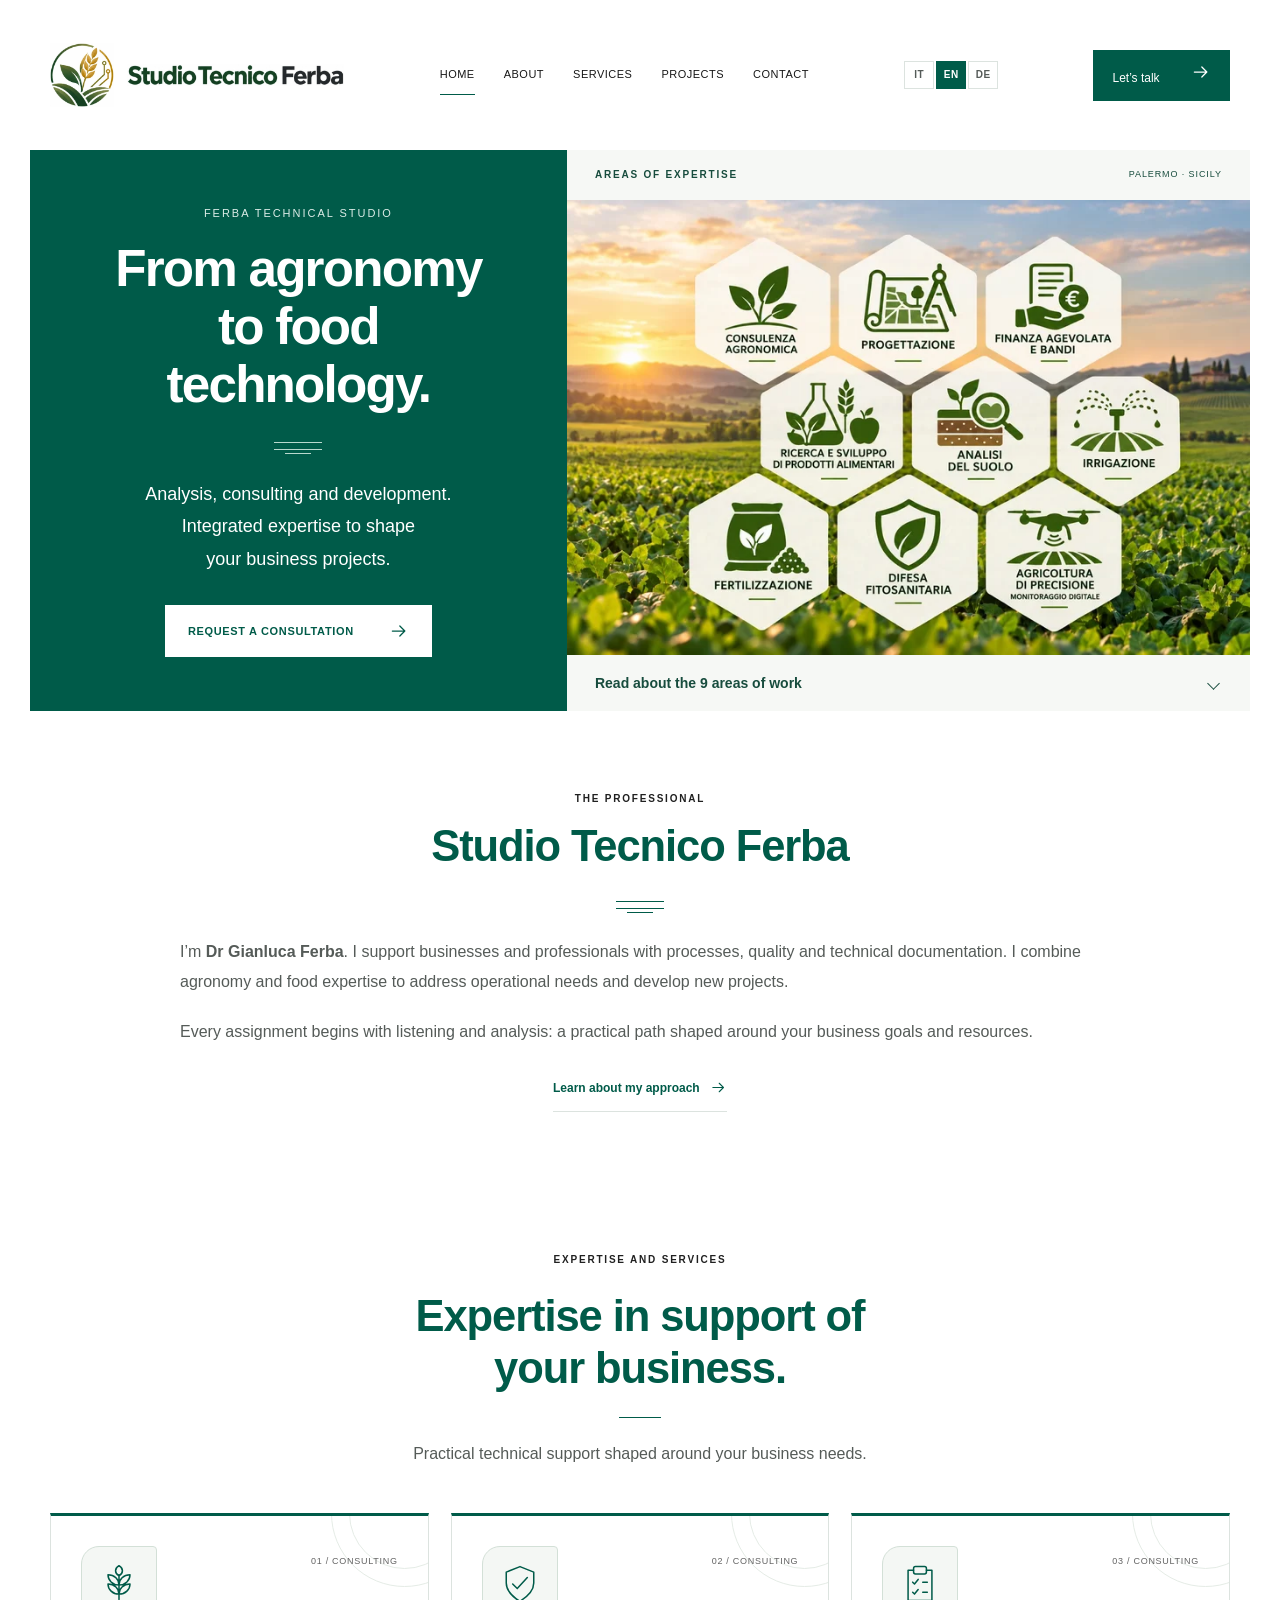
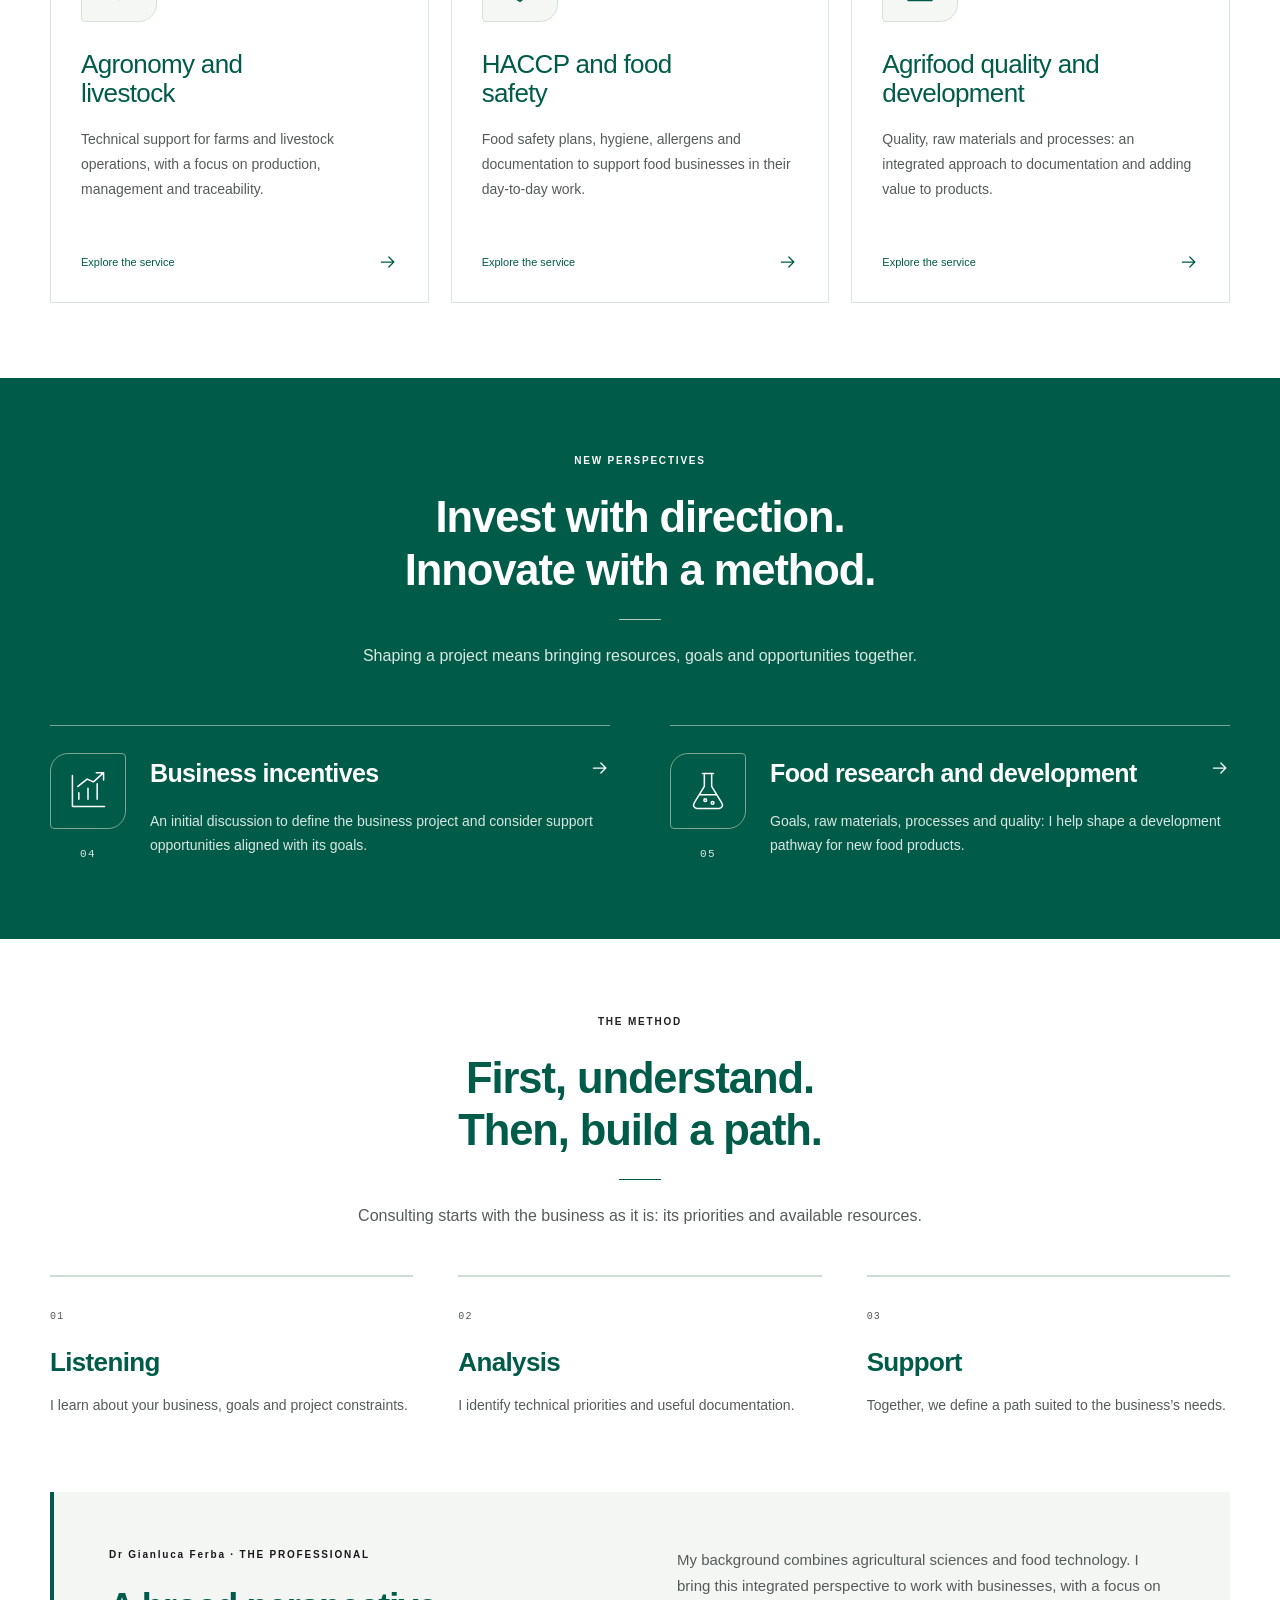
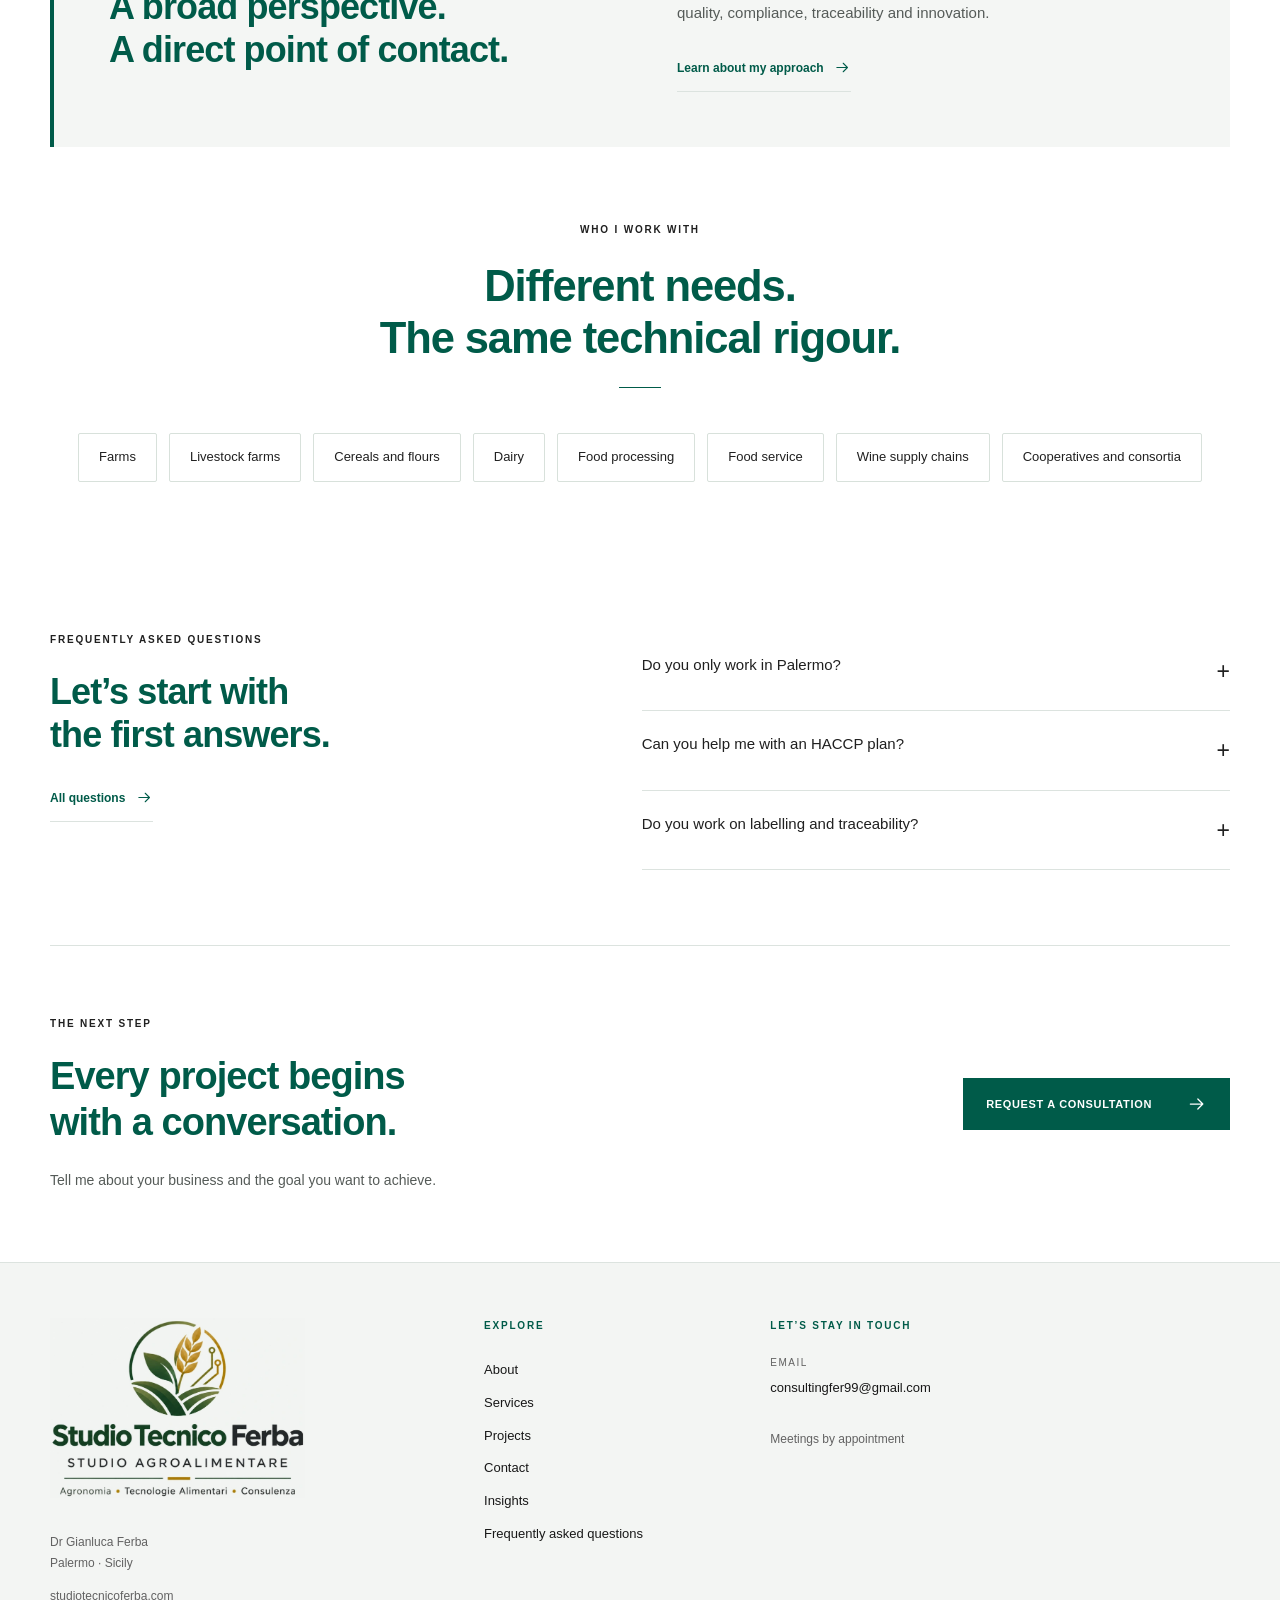
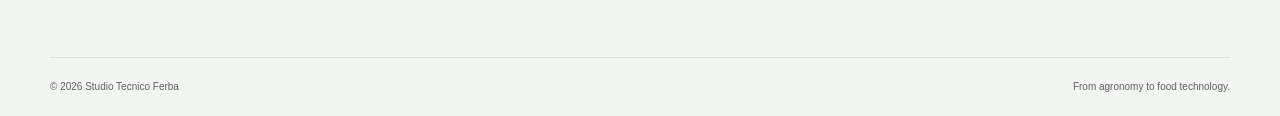
<file: index.html>
<!doctype html><html lang="it"><head><meta charset="utf-8"><meta name="viewport" content="width=device-width,initial-scale=1"><title>Agronomia e tecnologie alimentari a Palermo | Studio Tecnico Ferba</title><meta name="description" content="Studio Tecnico Ferba a Palermo: dall’agronomia alle tecnologie alimentari. Consulenza tecnica, HACCP, qualità, finanza agevolata e sviluppo di prodotto con il Dott. Gianluca Ferba."><meta name="robots" content="index,follow"><meta name="theme-color" content="#005b49"><link rel="icon" href="media/ferba-icon.png" type="image/png"><link rel="stylesheet" href="style.css"><script defer src="language.js"></script></head><body><a class="skip" href="#contenuto">Vai al contenuto</a><header><div class="header wrap"><a class="brand official-header" href="./" aria-label="Studio Tecnico Ferba — Home"><img class="brand-symbol" src="media/ferba-simbolo.webp" alt=""><img class="brand-name" src="media/ferba-nome.webp" alt="Studio Tecnico Ferba"></a><nav aria-label="Navigazione principale"><a href="./" aria-current="page">Home</a><a href="chi-sono/">Chi sono</a><a href="servizi/">Servizi</a><a href="progetti/">Progetti</a><a href="contatti/">Contatti</a></nav><a class="header-cta" href="contatti/">Parliamone <span aria-hidden="true"><svg class="arrow-icon" viewBox="0 0 24 24" fill="none" stroke="currentColor" stroke-width="1.5" stroke-linecap="round" stroke-linejoin="round" aria-hidden="true" focusable="false"><path d="M4 12h15m-6-6 6 6-6 6"/></svg></span></a><details class="mobile"><summary>Menu</summary><nav aria-label="Navigazione mobile"><a href="./" aria-current="page">Home</a><a href="chi-sono/">Chi sono</a><a href="servizi/">Servizi</a><a href="progetti/">Progetti</a><a href="contatti/">Contatti</a><a href="faq/">FAQ</a></nav></details></div></header><main id="contenuto"><section class="hero-studio"><div class="hero-message"><span class="eyebrow">STUDIO TECNICO FERBA</span><h1>Dall’agronomia<br>alle tecnologie<br>alimentari.</h1><span class="rule-mark" aria-hidden="true"></span><p>Analisi, consulenza e sviluppo.<br>Competenze integrate per dare forma<br>ai progetti della tua impresa.</p><a class="button" href="contatti/">Richiedi una consulenza <span aria-hidden="true"><svg class="arrow-icon" viewBox="0 0 24 24" fill="none" stroke="currentColor" stroke-width="1.5" stroke-linecap="round" stroke-linejoin="round" aria-hidden="true" focusable="false"><path d="M4 12h15m-6-6 6 6-6 6"/></svg></span></a></div><figure class="ambiti-figure"><div class="ambiti-head"><span class="eyebrow">GLI AMBITI DELLO STUDIO</span><span>PALERMO · SICILIA</span></div><img src="media/ambiti-studio-ferba.webp" srcset="media/ambiti-studio-ferba-780.webp 780w, media/ambiti-studio-ferba.webp 1536w" sizes="(max-width: 760px) 100vw, (max-width: 1500px) 56vw, 806px" width="1536" height="1024" fetchpriority="high" alt="Panorama agricolo con nove ambiti di intervento dello studio, descritti nell’elenco seguente."><figcaption><details><summary>Leggi i 9 ambiti di intervento</summary><ul><li>Consulenza agronomica</li><li>Progettazione</li><li>Finanza agevolata e bandi</li><li>Ricerca e sviluppo di prodotti alimentari</li><li>Analisi del suolo</li><li>Irrigazione</li><li>Fertilizzazione</li><li>Difesa fitosanitaria</li><li>Agricoltura di precisione e monitoraggio digitale</li></ul></details></figcaption></figure></section><section class="studio-intro wrap"><span class="eyebrow">IL PROFESSIONISTA</span><h2>Studio Tecnico Ferba</h2><span class="rule-mark" aria-hidden="true"></span><p>Sono il <strong>Dott. Gianluca Ferba</strong>. Affianco imprese e professionisti nella gestione di processi, qualità e documentazione tecnica. Integro competenze agronomiche e alimentari per affrontare esigenze operative e sviluppare nuovi progetti.</p><p>Ogni incarico parte dall’ascolto e dall’analisi: un percorso concreto, costruito intorno agli obiettivi e alle risorse della tua attività.</p><a class="text-link" href="chi-sono/">Conosci il mio approccio <span aria-hidden="true"><svg class="arrow-icon" viewBox="0 0 24 24" fill="none" stroke="currentColor" stroke-width="1.5" stroke-linecap="round" stroke-linejoin="round" aria-hidden="true" focusable="false"><path d="M4 12h15m-6-6 6 6-6 6"/></svg></span></a></section><section class="section wrap"><div class="section-head"><div><span class="eyebrow">COMPETENZE E SERVIZI</span><h2>Le competenze al servizio<br>della tua impresa.</h2></div><p>Un supporto tecnico concreto, costruito intorno alle esigenze della tua attività.</p></div><div class="cards"><a class="service" href="servizi/agronomia-zootecnia/"><div class="card-top"><span class="card-icon" aria-hidden="true"><svg viewBox="0 0 48 48" fill="none" stroke="currentColor" stroke-width="1.65" stroke-linecap="round" stroke-linejoin="round" focusable="false"><path d="M24 41V14M24 15c-5-3-5-8 0-11 5 3 5 8 0 11ZM24 25c-7 0-12-5-12-11 7 0 12 5 12 11ZM24 35c-7 0-12-5-12-11 7 0 12 5 12 11ZM24 25c7 0 12-5 12-11-7 0-12 5-12 11ZM24 35c7 0 12-5 12-11-7 0-12 5-12 11"/></svg></span><span class="number">01 / CONSULENZA</span></div><h3>Agronomia e zootecnia</h3><p>Assistenza tecnica alle aziende agricole e agli allevamenti, con attenzione alla produzione, alla gestione e alla tracciabilità.</p><span class="more">Esplora il servizio <b aria-hidden="true"><svg class="arrow-icon" viewBox="0 0 24 24" fill="none" stroke="currentColor" stroke-width="1.5" stroke-linecap="round" stroke-linejoin="round" aria-hidden="true" focusable="false"><path d="M4 12h15m-6-6 6 6-6 6"/></svg></b></span></a><a class="service" href="servizi/haccp-sicurezza-alimentare/"><div class="card-top"><span class="card-icon" aria-hidden="true"><svg viewBox="0 0 48 48" fill="none" stroke="currentColor" stroke-width="1.65" stroke-linecap="round" stroke-linejoin="round" focusable="false"><path d="M24 5 39 11v12c0 9-7 15-15 20C16 38 9 32 9 23V11L24 5Z"/><path d="m16 24 5 5 11-12"/></svg></span><span class="number">02 / CONSULENZA</span></div><h3>HACCP e sicurezza alimentare</h3><p>Piani di autocontrollo, igiene, allergeni e documentazione per accompagnare le attività alimentari nella gestione quotidiana.</p><span class="more">Esplora il servizio <b aria-hidden="true"><svg class="arrow-icon" viewBox="0 0 24 24" fill="none" stroke="currentColor" stroke-width="1.5" stroke-linecap="round" stroke-linejoin="round" aria-hidden="true" focusable="false"><path d="M4 12h15m-6-6 6 6-6 6"/></svg></b></span></a><a class="service" href="servizi/qualita-sviluppo-agroalimentare/"><div class="card-top"><span class="card-icon" aria-hidden="true"><svg viewBox="0 0 48 48" fill="none" stroke="currentColor" stroke-width="1.65" stroke-linecap="round" stroke-linejoin="round" focusable="false"><path d="M17 9h-6v33h26V9h-6"/><rect x="17" y="5" width="14" height="8" rx="2"/><path d="m16 22 2 2 4-5m5 3h5m-16 11 2 2 4-5m5 3h5"/></svg></span><span class="number">03 / CONSULENZA</span></div><h3>Qualità e sviluppo agroalimentare</h3><p>Qualità, materie prime e processi: una visione integrata per organizzare i documenti e valorizzare le produzioni.</p><span class="more">Esplora il servizio <b aria-hidden="true"><svg class="arrow-icon" viewBox="0 0 24 24" fill="none" stroke="currentColor" stroke-width="1.5" stroke-linecap="round" stroke-linejoin="round" aria-hidden="true" focusable="false"><path d="M4 12h15m-6-6 6 6-6 6"/></svg></b></span></a></div></section><section class="innovation"><div class="wrap"><div class="section-head"><div><span class="eyebrow">NUOVE PROSPETTIVE</span><h2>Investire con una direzione.<br>Innovare con un metodo.</h2></div><p>Dare forma a un progetto significa mettere in relazione risorse, obiettivi e possibilità.</p></div><div class="specialties"><a href="servizi/finanza-agevolata/"><div class="specialty-symbol"><span class="card-icon" aria-hidden="true"><svg viewBox="0 0 48 48" fill="none" stroke="currentColor" stroke-width="1.65" stroke-linecap="round" stroke-linejoin="round" focusable="false"><path d="M7 7v34h35M14 33v-7m10 7V21m10 12V16M13 19l10-8 7 3L41 4m-8 0h8v8"/></svg></span><span class="number">04</span></div><div><h3>Finanza agevolata <span aria-hidden="true"><svg class="arrow-icon" viewBox="0 0 24 24" fill="none" stroke="currentColor" stroke-width="1.5" stroke-linecap="round" stroke-linejoin="round" aria-hidden="true" focusable="false"><path d="M4 12h15m-6-6 6 6-6 6"/></svg></span></h3><p>Un primo confronto per inquadrare il progetto d’impresa e valutare opportunità di sostegno coerenti con i suoi obiettivi.</p></div></a><a href="servizi/ricerca-sviluppo-prodotti-alimentari/"><div class="specialty-symbol"><span class="card-icon" aria-hidden="true"><svg viewBox="0 0 48 48" fill="none" stroke="currentColor" stroke-width="1.65" stroke-linecap="round" stroke-linejoin="round" focusable="false"><path d="M18 5h12M20 5v14L9 37c-2 3 0 6 3 6h24c3 0 5-3 3-6L28 19V5M15 28h18"/><circle cx="21" cy="34" r="1.5"/><circle cx="29" cy="37" r="1.5"/></svg></span><span class="number">05</span></div><div><h3>Ricerca e sviluppo alimentare <span aria-hidden="true"><svg class="arrow-icon" viewBox="0 0 24 24" fill="none" stroke="currentColor" stroke-width="1.5" stroke-linecap="round" stroke-linejoin="round" aria-hidden="true" focusable="false"><path d="M4 12h15m-6-6 6 6-6 6"/></svg></span></h3><p>Obiettivi, materie prime, processo e qualità: accompagno la definizione di un percorso progettuale per nuovi prodotti alimentari.</p></div></a></div></div></section><section class="section wrap"><div class="section-head"><div><span class="eyebrow">IL METODO</span><h2>Prima capire.<br>Poi costruire il percorso.</h2></div><p>La consulenza parte dalla realtà dell’impresa, dalle sue priorità e dalle risorse disponibili.</p></div><div class="steps"><div><span class="number">01</span><h3>Ascolto</h3><p>Comprendo la tua attività, gli obiettivi e i vincoli del progetto.</p></div><div><span class="number">02</span><h3>Analisi</h3><p>Individuo le priorità tecniche e la documentazione utile.</p></div><div><span class="number">03</span><h3>Supporto</h3><p>Definisco con te un percorso proporzionato alle esigenze dell’impresa.</p></div></div></section><section class="profile wrap"><div><span class="eyebrow">Dott. Gianluca Ferba · IL PROFESSIONISTA</span><h2>Una visione d’insieme.<br>Un interlocutore diretto.</h2></div><div><p>La mia formazione unisce scienze agrarie e tecnologie alimentari. Porto questa visione integrata nel lavoro con le imprese, con attenzione a qualità, conformità, tracciabilità e innovazione.</p><a class="text-link" href="chi-sono/">Conosci il mio approccio <svg class="arrow-icon" viewBox="0 0 24 24" fill="none" stroke="currentColor" stroke-width="1.5" stroke-linecap="round" stroke-linejoin="round" aria-hidden="true" focusable="false"><path d="M4 12h15m-6-6 6 6-6 6"/></svg></a></div></section><section class="section wrap"><div class="section-head"><div><span class="eyebrow">LE IMPRESE CON CUI LAVORO</span><h2>Esigenze diverse.<br>Lo stesso rigore tecnico.</h2></div></div><div class="sectors"><span>Aziende agricole</span><span>Allevamenti</span><span>Cereali e farine</span><span>Lattiero-caseario</span><span>Trasformazione alimentare</span><span>Ristorazione</span><span>Filiere vitivinicole</span><span>Cooperative e consorzi</span></div></section><section class="section wrap questions"><div><span class="eyebrow">DOMANDE FREQUENTI</span><h2>Partiamo dalle<br>prime risposte.</h2><a class="text-link" href="faq/">Tutte le domande <svg class="arrow-icon" viewBox="0 0 24 24" fill="none" stroke="currentColor" stroke-width="1.5" stroke-linecap="round" stroke-linejoin="round" aria-hidden="true" focusable="false"><path d="M4 12h15m-6-6 6 6-6 6"/></svg></a></div><div class="faq"><details><summary>Operi solo a Palermo?<span aria-hidden="true">+</span></summary><p>Lavoro prevalentemente a Palermo e in Sicilia. Ulteriori aree e modalità di collaborazione si valutano su richiesta.</p></details><details><summary>Puoi aiutarmi con il manuale HACCP?<span aria-hidden="true">+</span></summary><p>Offro supporto per autocontrollo alimentare, procedure e documentazione, in relazione alla tipologia di attività e ai requisiti applicabili.</p></details><details><summary>Ti occupi di etichettatura e tracciabilità?<span aria-hidden="true">+</span></summary><p>Sì. Informazioni al consumatore, allergeni, etichette e tracciabilità rientrano nelle aree di consulenza. Gli adempimenti specifici si valutano caso per caso.</p></details></div></section><section class="cta wrap"><div><span class="eyebrow">IL PROSSIMO PASSO</span><h2>Ogni progetto comincia<br>da un confronto.</h2><p>Raccontami la tua attività e l’obiettivo che vuoi raggiungere.</p></div><a class="button" href="contatti/">Richiedi una consulenza <span aria-hidden="true"><svg class="arrow-icon" viewBox="0 0 24 24" fill="none" stroke="currentColor" stroke-width="1.5" stroke-linecap="round" stroke-linejoin="round" aria-hidden="true" focusable="false"><path d="M4 12h15m-6-6 6 6-6 6"/></svg></span></a></section></main><footer><div class="wrap foot"><div><a class="brand official-footer" href="./" aria-label="Studio Tecnico Ferba — Home"><img src="media/ferba-logo.webp" width="720" height="509" alt="Studio Tecnico Ferba, studio agroalimentare. Agronomia, tecnologie alimentari e consulenza." loading="lazy"></a><p>Dott. Gianluca Ferba<br>Palermo · Sicilia</p><p class="site-domain">studiotecnicoferba.com</p></div><div><span class="eyebrow">ESPLORA</span><a class="" href="chi-sono/">Chi sono</a><a class="" href="servizi/">Servizi</a><a class="" href="progetti/">Progetti</a><a class="" href="contatti/">Contatti</a><a class="" href="approfondimenti/">Approfondimenti</a><a class="" href="faq/">Domande frequenti</a></div><div><span class="eyebrow">RESTIAMO IN CONTATTO</span><span class="contact-label">EMAIL</span><a class="" href="mailto:consultingfer99@gmail.com">consultingfer99@gmail.com</a><p>Ricevimento su appuntamento</p></div></div><div class="wrap foot-bottom">© 2026 Studio Tecnico Ferba<span>Dall’agronomia alle tecnologie alimentari.</span></div></footer></body></html>
</file>
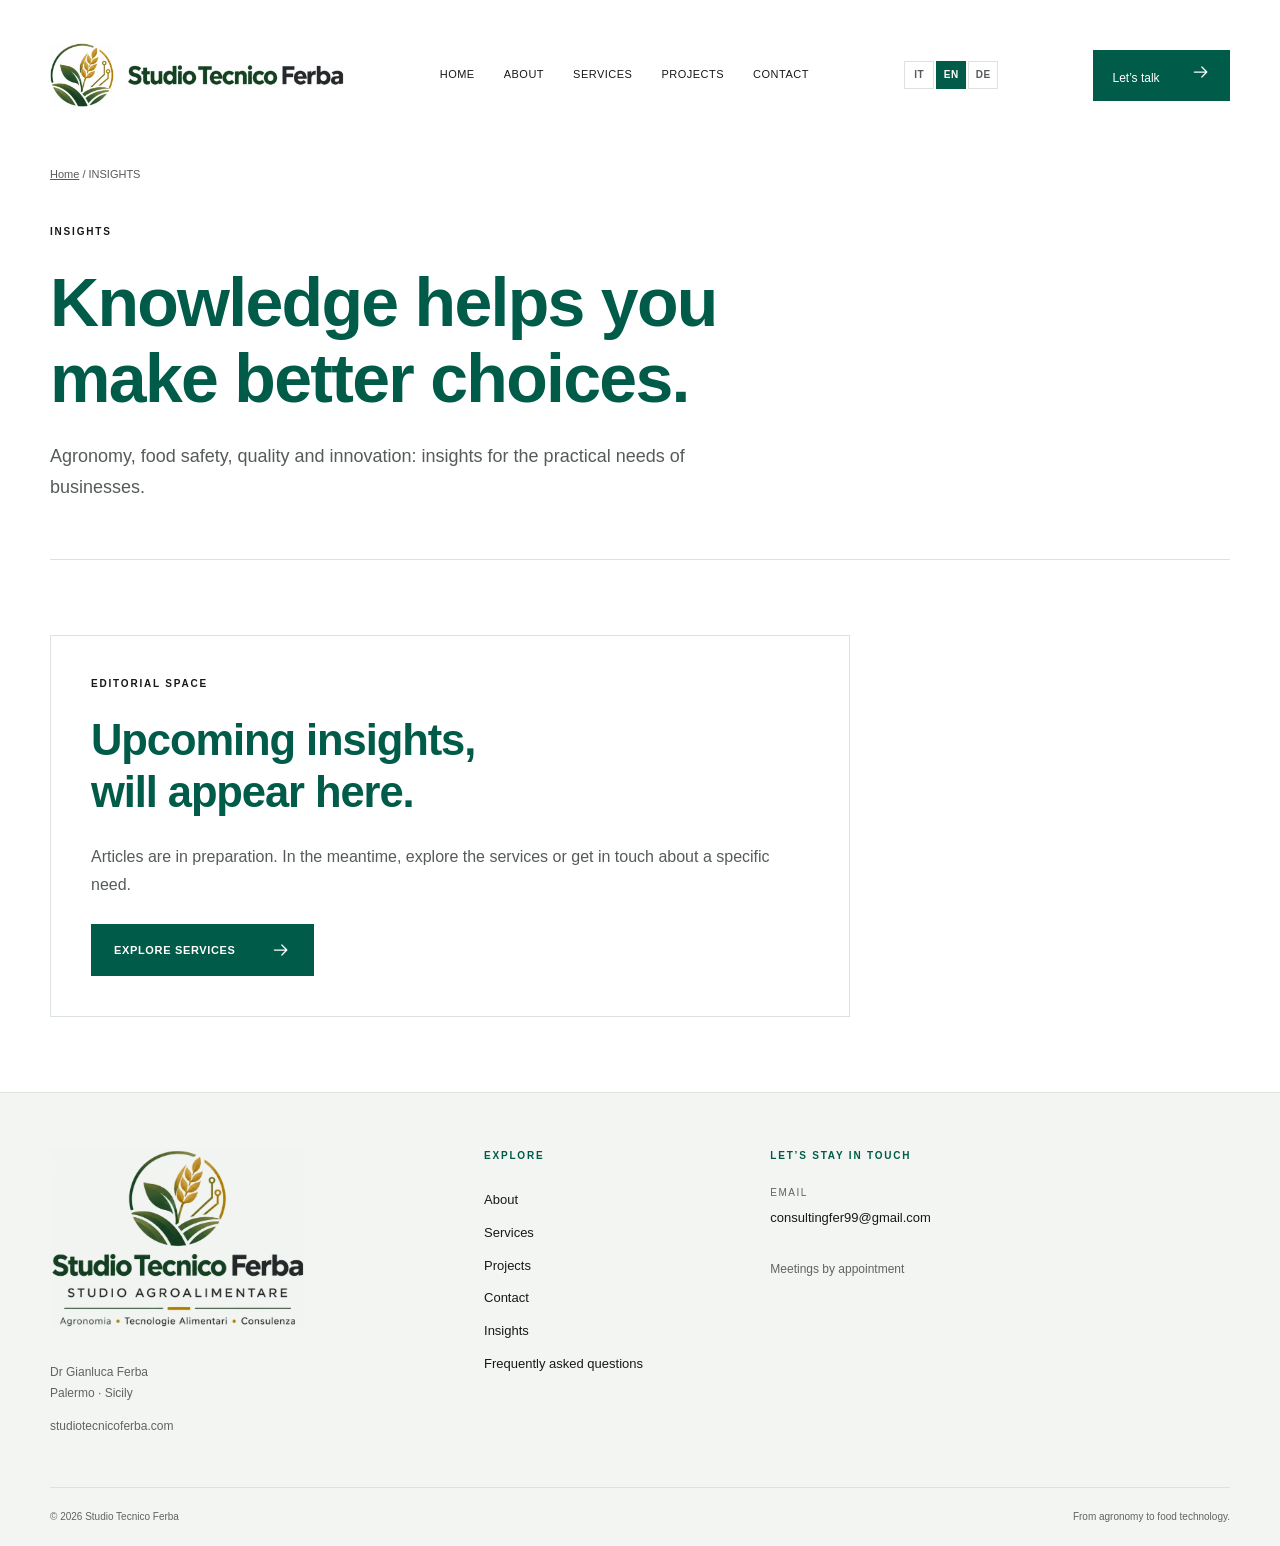
<file: approfondimenti/index.html>
<!doctype html><html lang="it"><head><meta charset="utf-8"><meta name="viewport" content="width=device-width,initial-scale=1"><title>Approfondimenti | Studio Tecnico Ferba</title><meta name="description" content="Studio Tecnico Ferba a Palermo: dall’agronomia alle tecnologie alimentari. Consulenza tecnica, HACCP, qualità, finanza agevolata e sviluppo di prodotto con il Dott. Gianluca Ferba."><meta name="robots" content="index,follow"><meta name="theme-color" content="#005b49"><link rel="icon" href="../media/ferba-icon.png" type="image/png"><link rel="stylesheet" href="../style.css"><script defer src="../language.js"></script></head><body><a class="skip" href="#contenuto">Vai al contenuto</a><header><div class="header wrap"><a class="brand official-header" href="../" aria-label="Studio Tecnico Ferba — Home"><img class="brand-symbol" src="../media/ferba-simbolo.webp" alt=""><img class="brand-name" src="../media/ferba-nome.webp" alt="Studio Tecnico Ferba"></a><nav aria-label="Navigazione principale"><a href="../">Home</a><a href="../chi-sono/">Chi sono</a><a href="../servizi/">Servizi</a><a href="../progetti/">Progetti</a><a href="../contatti/">Contatti</a></nav><a class="header-cta" href="../contatti/">Parliamone <span aria-hidden="true"><svg class="arrow-icon" viewBox="0 0 24 24" fill="none" stroke="currentColor" stroke-width="1.5" stroke-linecap="round" stroke-linejoin="round" aria-hidden="true" focusable="false"><path d="M4 12h15m-6-6 6 6-6 6"/></svg></span></a><details class="mobile"><summary>Menu</summary><nav aria-label="Navigazione mobile"><a href="../">Home</a><a href="../chi-sono/">Chi sono</a><a href="../servizi/">Servizi</a><a href="../progetti/">Progetti</a><a href="../contatti/">Contatti</a><a href="../faq/">FAQ</a></nav></details></div></header><main id="contenuto"><section class="wrap intro"><div class="breadcrumb"><a href="../">Home</a> / APPROFONDIMENTI</div><span class="eyebrow">APPROFONDIMENTI</span><h1>Conoscere per<br>scegliere meglio.</h1><p>Agronomia, sicurezza alimentare, qualità e innovazione: uno spazio dedicato alle esigenze concrete delle imprese.</p></section><section class="wrap section compact"><div class="editorial-note"><span class="eyebrow">SPAZIO EDITORIALE</span><h2>I prossimi approfondimenti,<br>qui.</h2><p>I contenuti sono in preparazione. Nel frattempo puoi esplorare i servizi o contattarmi per un’esigenza specifica.</p><a class="button" href="../servizi/">Esplora i servizi <span aria-hidden="true"><svg class="arrow-icon" viewBox="0 0 24 24" fill="none" stroke="currentColor" stroke-width="1.5" stroke-linecap="round" stroke-linejoin="round" aria-hidden="true" focusable="false"><path d="M4 12h15m-6-6 6 6-6 6"/></svg></span></a></div></section></main><footer><div class="wrap foot"><div><a class="brand official-footer" href="../" aria-label="Studio Tecnico Ferba — Home"><img src="../media/ferba-logo.webp" width="720" height="509" alt="Studio Tecnico Ferba, studio agroalimentare. Agronomia, tecnologie alimentari e consulenza." loading="lazy"></a><p>Dott. Gianluca Ferba<br>Palermo · Sicilia</p><p class="site-domain">studiotecnicoferba.com</p></div><div><span class="eyebrow">ESPLORA</span><a class="" href="../chi-sono/">Chi sono</a><a class="" href="../servizi/">Servizi</a><a class="" href="../progetti/">Progetti</a><a class="" href="../contatti/">Contatti</a><a class="" href="./">Approfondimenti</a><a class="" href="../faq/">Domande frequenti</a></div><div><span class="eyebrow">RESTIAMO IN CONTATTO</span><span class="contact-label">EMAIL</span><a class="" href="mailto:consultingfer99@gmail.com">consultingfer99@gmail.com</a><p>Ricevimento su appuntamento</p></div></div><div class="wrap foot-bottom">© 2026 Studio Tecnico Ferba<span>Dall’agronomia alle tecnologie alimentari.</span></div></footer></body></html>
</file>
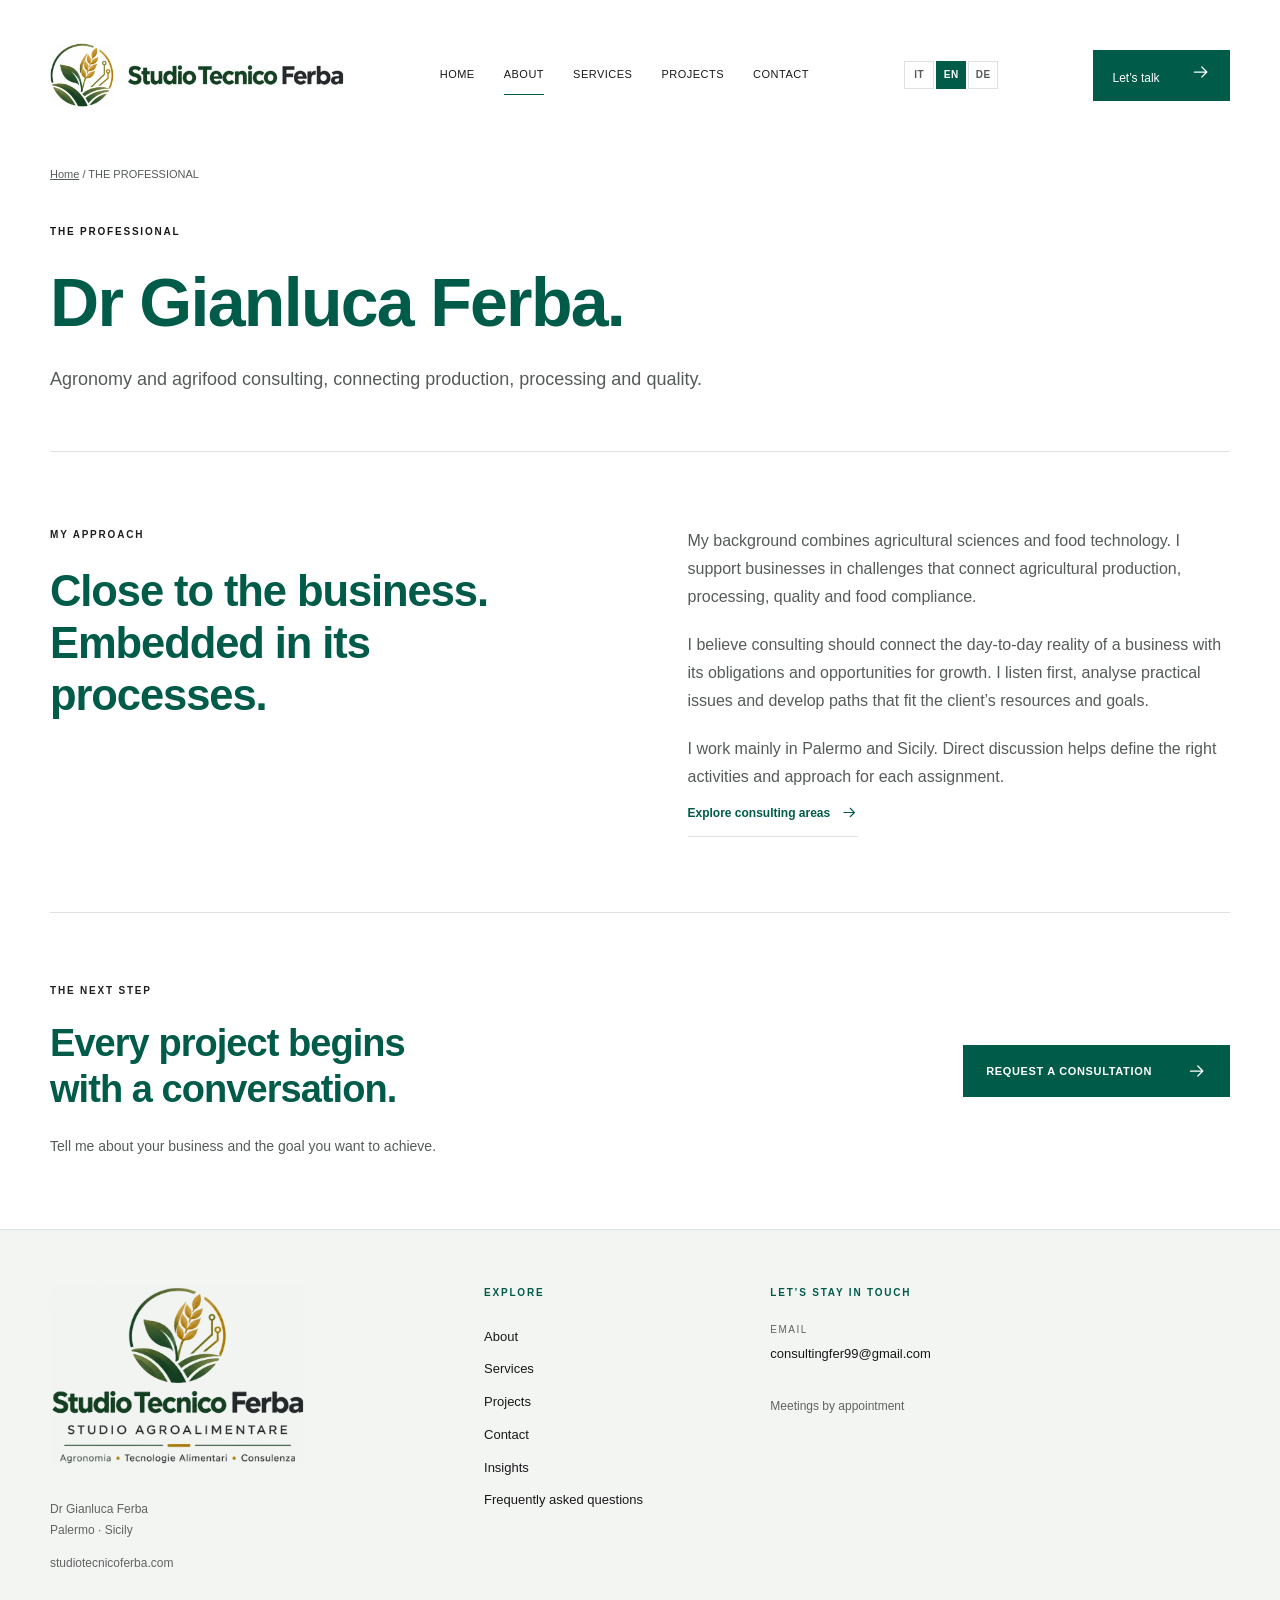
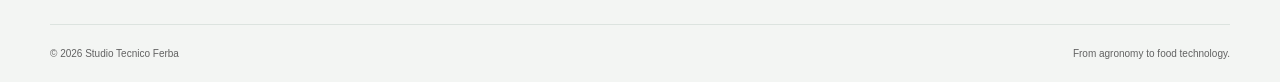
<file: chi-sono/index.html>
<!doctype html><html lang="it"><head><meta charset="utf-8"><meta name="viewport" content="width=device-width,initial-scale=1"><title>Chi sono | Studio Tecnico Ferba</title><meta name="description" content="Studio Tecnico Ferba a Palermo: dall’agronomia alle tecnologie alimentari. Consulenza tecnica, HACCP, qualità, finanza agevolata e sviluppo di prodotto con il Dott. Gianluca Ferba."><meta name="robots" content="index,follow"><meta name="theme-color" content="#005b49"><link rel="icon" href="../media/ferba-icon.png" type="image/png"><link rel="stylesheet" href="../style.css"><script defer src="../language.js"></script></head><body><a class="skip" href="#contenuto">Vai al contenuto</a><header><div class="header wrap"><a class="brand official-header" href="../" aria-label="Studio Tecnico Ferba — Home"><img class="brand-symbol" src="../media/ferba-simbolo.webp" alt=""><img class="brand-name" src="../media/ferba-nome.webp" alt="Studio Tecnico Ferba"></a><nav aria-label="Navigazione principale"><a href="../">Home</a><a href="./" aria-current="page">Chi sono</a><a href="../servizi/">Servizi</a><a href="../progetti/">Progetti</a><a href="../contatti/">Contatti</a></nav><a class="header-cta" href="../contatti/">Parliamone <span aria-hidden="true"><svg class="arrow-icon" viewBox="0 0 24 24" fill="none" stroke="currentColor" stroke-width="1.5" stroke-linecap="round" stroke-linejoin="round" aria-hidden="true" focusable="false"><path d="M4 12h15m-6-6 6 6-6 6"/></svg></span></a><details class="mobile"><summary>Menu</summary><nav aria-label="Navigazione mobile"><a href="../">Home</a><a href="./" aria-current="page">Chi sono</a><a href="../servizi/">Servizi</a><a href="../progetti/">Progetti</a><a href="../contatti/">Contatti</a><a href="../faq/">FAQ</a></nav></details></div></header><main id="contenuto"><section class="wrap intro"><div class="breadcrumb"><a href="../">Home</a> / IL PROFESSIONISTA</div><span class="eyebrow">IL PROFESSIONISTA</span><h1>Dott. Gianluca Ferba.</h1><p>Consulenza agronomica e agroalimentare, con una visione che collega produzione, trasformazione e qualità.</p></section><section class="wrap detail section compact"><div><span class="eyebrow">IL MIO APPROCCIO</span><h2>Vicino all’impresa.<br>Dentro i suoi processi.</h2></div><div><p>La mia formazione unisce scienze agrarie e tecnologie alimentari. Mi occupo di supportare le imprese nelle sfide che collegano produzione agricola, trasformazione, qualità e conformità alimentare.</p><p>Credo in una consulenza capace di collegare la realtà operativa dell’impresa agli adempimenti e alle opportunità di sviluppo. Parto dall’ascolto, analizzo problemi concreti e costruisco percorsi sostenibili per le risorse e gli obiettivi del cliente.</p><p>Lavoro prevalentemente a Palermo e in Sicilia. Il confronto diretto permette di definire le attività e le modalità più adatte a ogni incarico.</p><a class="text-link" href="../servizi/">Scopri le aree di consulenza <svg class="arrow-icon" viewBox="0 0 24 24" fill="none" stroke="currentColor" stroke-width="1.5" stroke-linecap="round" stroke-linejoin="round" aria-hidden="true" focusable="false"><path d="M4 12h15m-6-6 6 6-6 6"/></svg></a></div></section><section class="cta wrap"><div><span class="eyebrow">IL PROSSIMO PASSO</span><h2>Ogni progetto comincia<br>da un confronto.</h2><p>Raccontami la tua attività e l’obiettivo che vuoi raggiungere.</p></div><a class="button" href="../contatti/">Richiedi una consulenza <span aria-hidden="true"><svg class="arrow-icon" viewBox="0 0 24 24" fill="none" stroke="currentColor" stroke-width="1.5" stroke-linecap="round" stroke-linejoin="round" aria-hidden="true" focusable="false"><path d="M4 12h15m-6-6 6 6-6 6"/></svg></span></a></section></main><footer><div class="wrap foot"><div><a class="brand official-footer" href="../" aria-label="Studio Tecnico Ferba — Home"><img src="../media/ferba-logo.webp" width="720" height="509" alt="Studio Tecnico Ferba, studio agroalimentare. Agronomia, tecnologie alimentari e consulenza." loading="lazy"></a><p>Dott. Gianluca Ferba<br>Palermo · Sicilia</p><p class="site-domain">studiotecnicoferba.com</p></div><div><span class="eyebrow">ESPLORA</span><a class="" href="./">Chi sono</a><a class="" href="../servizi/">Servizi</a><a class="" href="../progetti/">Progetti</a><a class="" href="../contatti/">Contatti</a><a class="" href="../approfondimenti/">Approfondimenti</a><a class="" href="../faq/">Domande frequenti</a></div><div><span class="eyebrow">RESTIAMO IN CONTATTO</span><span class="contact-label">EMAIL</span><a class="" href="mailto:consultingfer99@gmail.com">consultingfer99@gmail.com</a><p>Ricevimento su appuntamento</p></div></div><div class="wrap foot-bottom">© 2026 Studio Tecnico Ferba<span>Dall’agronomia alle tecnologie alimentari.</span></div></footer></body></html>
</file>
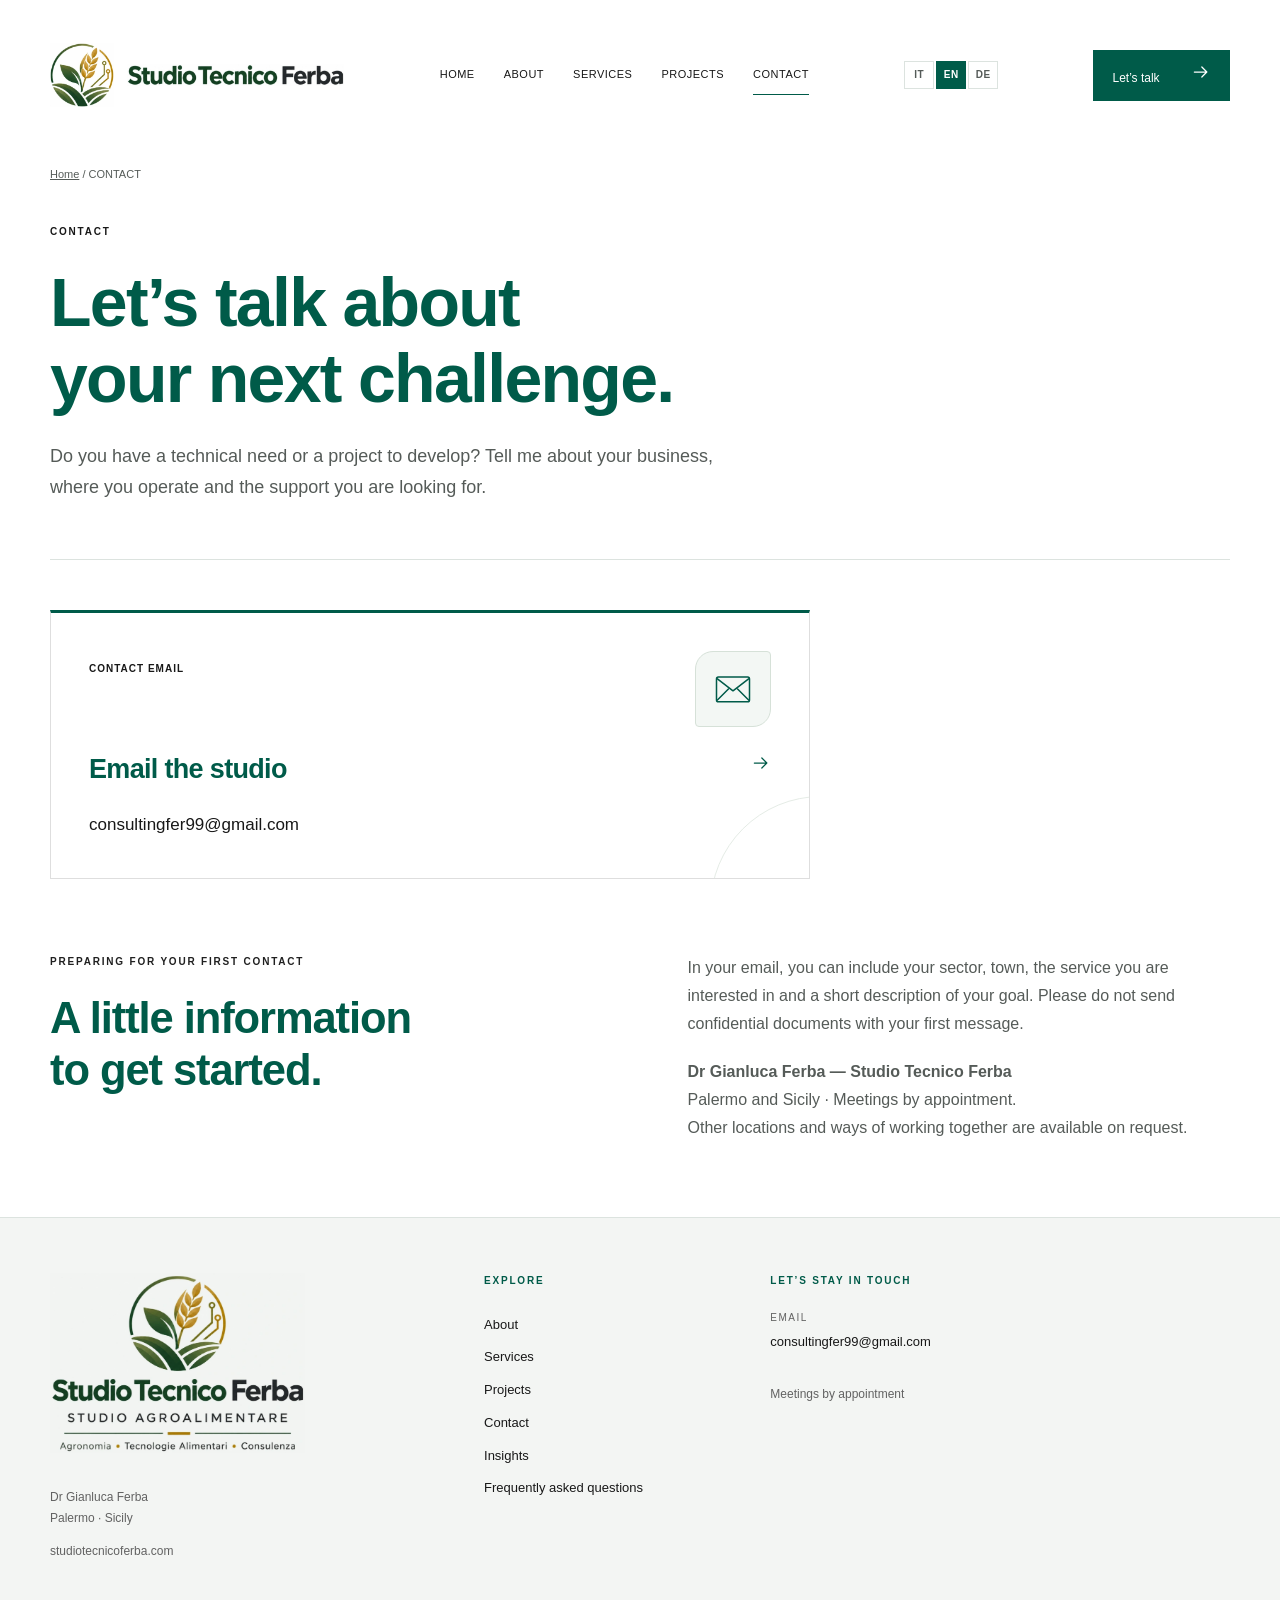
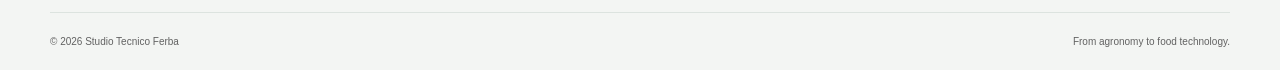
<file: contatti/index.html>
<!doctype html><html lang="it"><head><meta charset="utf-8"><meta name="viewport" content="width=device-width,initial-scale=1"><title>Contatti | Studio Tecnico Ferba</title><meta name="description" content="Studio Tecnico Ferba a Palermo: dall’agronomia alle tecnologie alimentari. Consulenza tecnica, HACCP, qualità, finanza agevolata e sviluppo di prodotto con il Dott. Gianluca Ferba."><meta name="robots" content="index,follow"><meta name="theme-color" content="#005b49"><link rel="icon" href="../media/ferba-icon.png" type="image/png"><link rel="stylesheet" href="../style.css"><script defer src="../language.js"></script></head><body><a class="skip" href="#contenuto">Vai al contenuto</a><header><div class="header wrap"><a class="brand official-header" href="../" aria-label="Studio Tecnico Ferba — Home"><img class="brand-symbol" src="../media/ferba-simbolo.webp" alt=""><img class="brand-name" src="../media/ferba-nome.webp" alt="Studio Tecnico Ferba"></a><nav aria-label="Navigazione principale"><a href="../">Home</a><a href="../chi-sono/">Chi sono</a><a href="../servizi/">Servizi</a><a href="../progetti/">Progetti</a><a href="./" aria-current="page">Contatti</a></nav><a class="header-cta" href="./">Parliamone <span aria-hidden="true"><svg class="arrow-icon" viewBox="0 0 24 24" fill="none" stroke="currentColor" stroke-width="1.5" stroke-linecap="round" stroke-linejoin="round" aria-hidden="true" focusable="false"><path d="M4 12h15m-6-6 6 6-6 6"/></svg></span></a><details class="mobile"><summary>Menu</summary><nav aria-label="Navigazione mobile"><a href="../">Home</a><a href="../chi-sono/">Chi sono</a><a href="../servizi/">Servizi</a><a href="../progetti/">Progetti</a><a href="./" aria-current="page">Contatti</a><a href="../faq/">FAQ</a></nav></details></div></header><main id="contenuto"><section class="wrap intro"><div class="breadcrumb"><a href="../">Home</a> / CONTATTI</div><span class="eyebrow">CONTATTI</span><h1>Parliamo della<br>tua prossima sfida.</h1><p>Hai un’esigenza tecnica o un progetto da sviluppare? Raccontami la tua attività, la zona in cui operi e il supporto che stai cercando.</p></section><section class="wrap contact-grid"><a class="contact-card" href="mailto:consultingfer99@gmail.com"><span class="card-icon" aria-hidden="true"><svg viewBox="0 0 48 48" fill="none" stroke="currentColor" stroke-width="1.65" stroke-linecap="round" stroke-linejoin="round" focusable="false"><rect x="6" y="11" width="36" height="27" rx="2"/><path d="m7 13 17 13 17-13M7 36l12-12m22 12L29 24"/></svg></span><span class="eyebrow">EMAIL DI CONTATTO</span><h2>Scrivi allo studio <span><svg class="arrow-icon" viewBox="0 0 24 24" fill="none" stroke="currentColor" stroke-width="1.5" stroke-linecap="round" stroke-linejoin="round" aria-hidden="true" focusable="false"><path d="M4 12h15m-6-6 6 6-6 6"/></svg></span></h2><p>consultingfer99@gmail.com</p></a></section><section class="wrap detail section"><div><span class="eyebrow">COME PREPARARE IL PRIMO CONTATTO</span><h2>Qualche informazione<br>per partire bene.</h2></div><div><p>Nella tua email puoi indicare il settore, il comune in cui operi, il servizio di interesse e una breve descrizione dell’obiettivo. Per il primo contatto non occorrono documenti riservati.</p><p><strong>Dott. Gianluca Ferba — Studio Tecnico Ferba</strong><br>Palermo e Sicilia · Ricevimento su appuntamento.<br>Ulteriori aree e modalità di collaborazione su richiesta.</p></div></section></main><footer><div class="wrap foot"><div><a class="brand official-footer" href="../" aria-label="Studio Tecnico Ferba — Home"><img src="../media/ferba-logo.webp" width="720" height="509" alt="Studio Tecnico Ferba, studio agroalimentare. Agronomia, tecnologie alimentari e consulenza." loading="lazy"></a><p>Dott. Gianluca Ferba<br>Palermo · Sicilia</p><p class="site-domain">studiotecnicoferba.com</p></div><div><span class="eyebrow">ESPLORA</span><a class="" href="../chi-sono/">Chi sono</a><a class="" href="../servizi/">Servizi</a><a class="" href="../progetti/">Progetti</a><a class="" href="./">Contatti</a><a class="" href="../approfondimenti/">Approfondimenti</a><a class="" href="../faq/">Domande frequenti</a></div><div><span class="eyebrow">RESTIAMO IN CONTATTO</span><span class="contact-label">EMAIL</span><a class="" href="mailto:consultingfer99@gmail.com">consultingfer99@gmail.com</a><p>Ricevimento su appuntamento</p></div></div><div class="wrap foot-bottom">© 2026 Studio Tecnico Ferba<span>Dall’agronomia alle tecnologie alimentari.</span></div></footer></body></html>
</file>
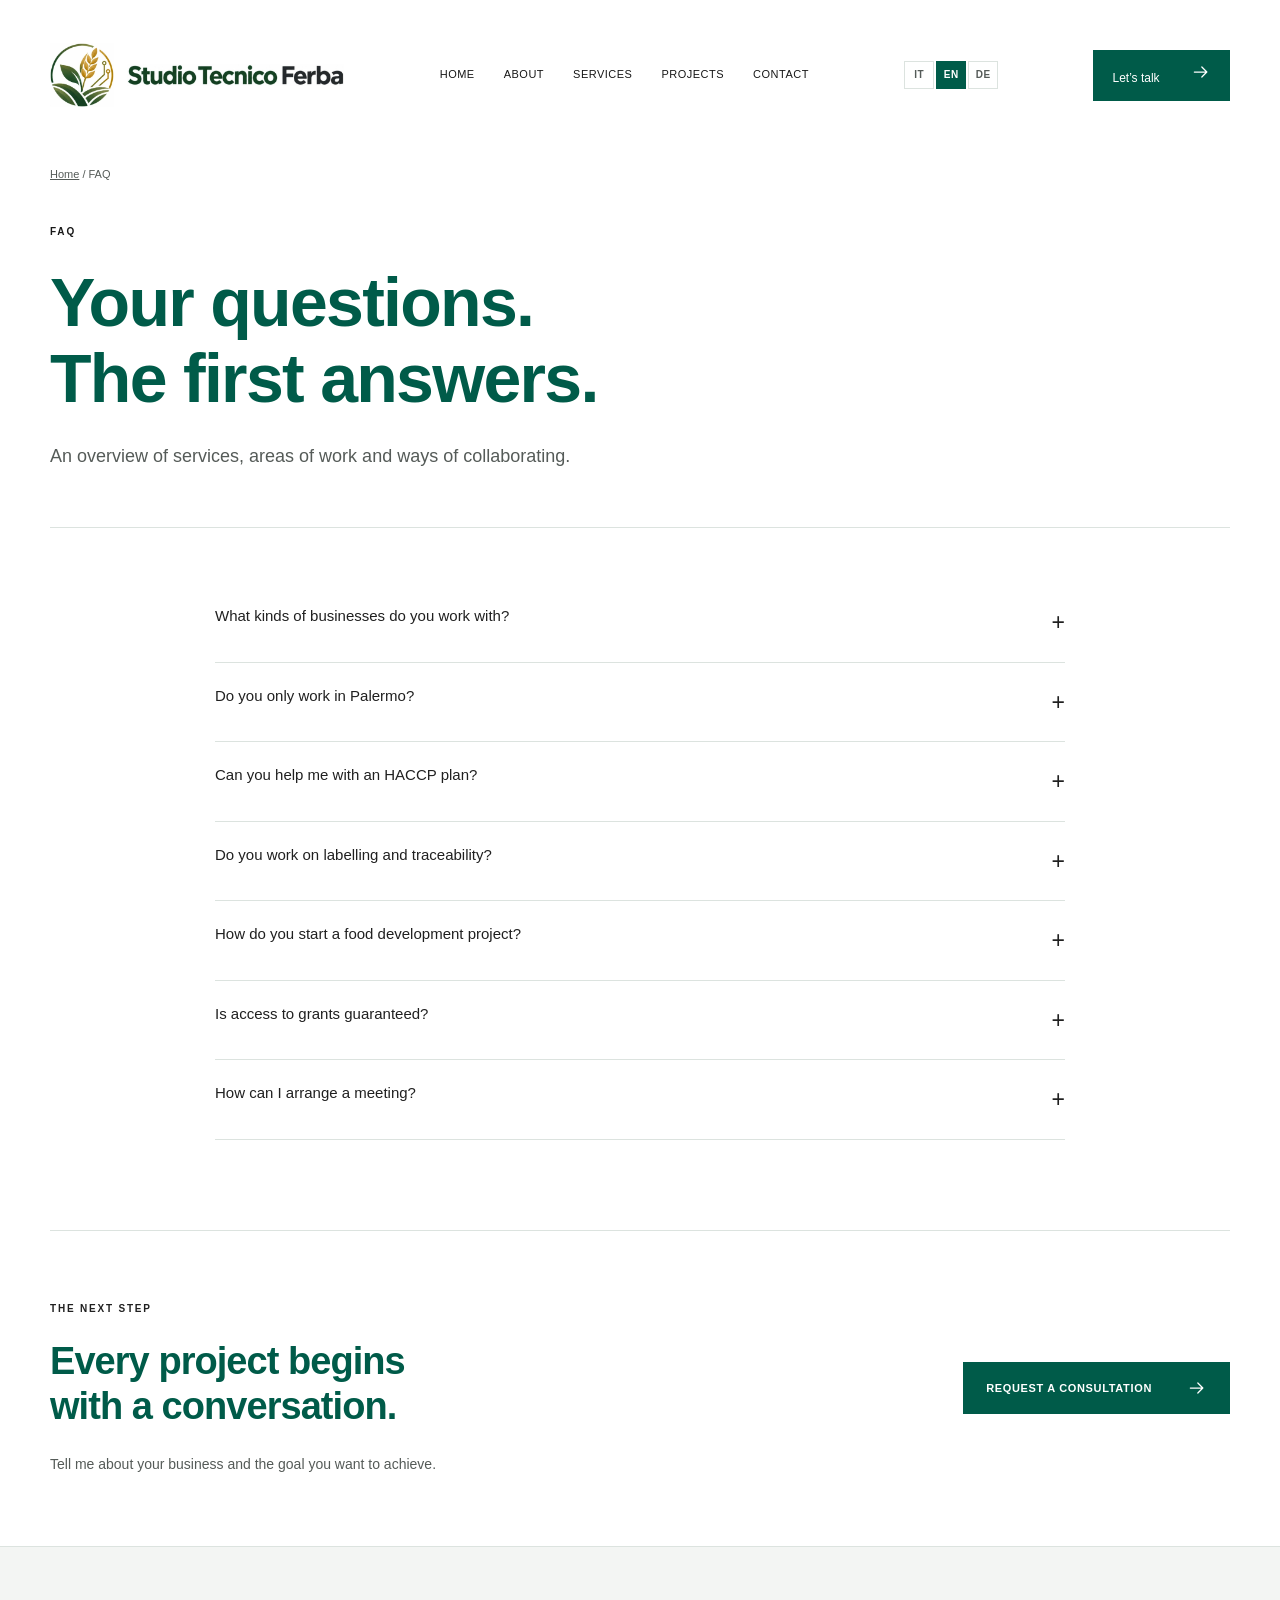
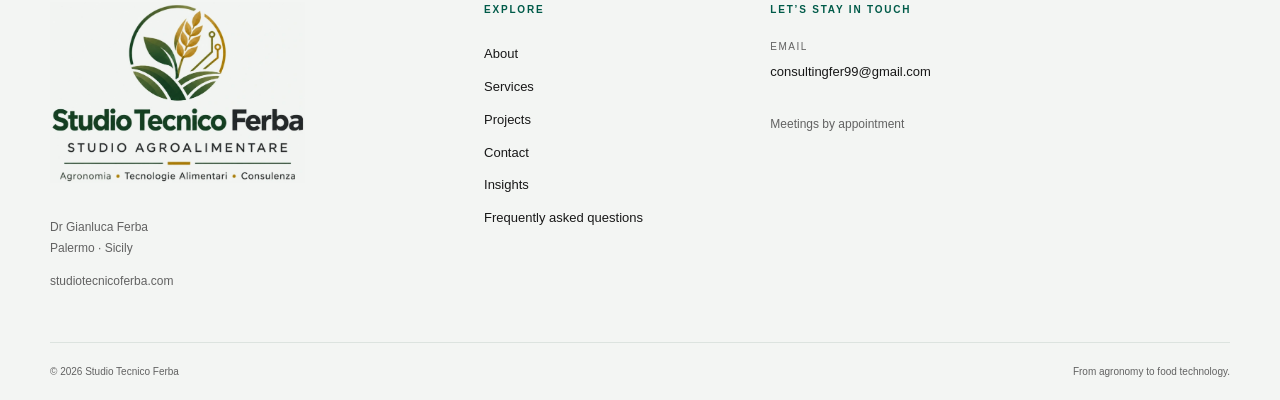
<file: faq/index.html>
<!doctype html><html lang="it"><head><meta charset="utf-8"><meta name="viewport" content="width=device-width,initial-scale=1"><title>Domande frequenti | Studio Tecnico Ferba</title><meta name="description" content="Studio Tecnico Ferba a Palermo: dall’agronomia alle tecnologie alimentari. Consulenza tecnica, HACCP, qualità, finanza agevolata e sviluppo di prodotto con il Dott. Gianluca Ferba."><meta name="robots" content="index,follow"><meta name="theme-color" content="#005b49"><link rel="icon" href="../media/ferba-icon.png" type="image/png"><link rel="stylesheet" href="../style.css"><script defer src="../language.js"></script></head><body><a class="skip" href="#contenuto">Vai al contenuto</a><header><div class="header wrap"><a class="brand official-header" href="../" aria-label="Studio Tecnico Ferba — Home"><img class="brand-symbol" src="../media/ferba-simbolo.webp" alt=""><img class="brand-name" src="../media/ferba-nome.webp" alt="Studio Tecnico Ferba"></a><nav aria-label="Navigazione principale"><a href="../">Home</a><a href="../chi-sono/">Chi sono</a><a href="../servizi/">Servizi</a><a href="../progetti/">Progetti</a><a href="../contatti/">Contatti</a></nav><a class="header-cta" href="../contatti/">Parliamone <span aria-hidden="true"><svg class="arrow-icon" viewBox="0 0 24 24" fill="none" stroke="currentColor" stroke-width="1.5" stroke-linecap="round" stroke-linejoin="round" aria-hidden="true" focusable="false"><path d="M4 12h15m-6-6 6 6-6 6"/></svg></span></a><details class="mobile"><summary>Menu</summary><nav aria-label="Navigazione mobile"><a href="../">Home</a><a href="../chi-sono/">Chi sono</a><a href="../servizi/">Servizi</a><a href="../progetti/">Progetti</a><a href="../contatti/">Contatti</a><a href="./">FAQ</a></nav></details></div></header><main id="contenuto"><section class="wrap intro"><div class="breadcrumb"><a href="../">Home</a> / FAQ</div><span class="eyebrow">FAQ</span><h1>Le tue domande.<br>Le prime risposte.</h1><p>Orientarsi tra servizi, ambiti di intervento e modalità di collaborazione.</p></section><section class="wrap faq-page"><div class="faq"><details><summary>A quali imprese ti rivolgi?<span aria-hidden="true">+</span></summary><p>Affianco aziende agricole e zootecniche, laboratori, imprese di trasformazione, cooperative, consorzi e operatori della ristorazione.</p></details><details><summary>Operi solo a Palermo?<span aria-hidden="true">+</span></summary><p>Lavoro prevalentemente a Palermo e in Sicilia. Ulteriori aree e modalità di collaborazione si valutano su richiesta.</p></details><details><summary>Puoi aiutarmi con il manuale HACCP?<span aria-hidden="true">+</span></summary><p>Offro supporto per autocontrollo alimentare, procedure e documentazione, in relazione alla tipologia di attività e ai requisiti applicabili.</p></details><details><summary>Ti occupi di etichettatura e tracciabilità?<span aria-hidden="true">+</span></summary><p>Sì. Informazioni al consumatore, allergeni, etichette e tracciabilità rientrano nelle aree di consulenza. Gli adempimenti specifici si valutano caso per caso.</p></details><details><summary>Come si avvia un progetto di sviluppo alimentare?<span aria-hidden="true">+</span></summary><p>Si parte dall’idea, dagli obiettivi e dalle risorse disponibili. Attività, prove e competenze specialistiche vengono concordate per il singolo incarico.</p></details><details><summary>È garantito l’accesso a contributi?<span aria-hidden="true">+</span></summary><p>No. Ammissibilità, graduatorie e concessioni dipendono dalle regole e dalle decisioni dei soggetti competenti. Il supporto disponibile va definito in base al progetto.</p></details><details><summary>Come posso fissare un incontro?<span aria-hidden="true">+</span></summary><p>Puoi scrivermi via email. Ricevo su appuntamento.</p></details></div></section><section class="cta wrap"><div><span class="eyebrow">IL PROSSIMO PASSO</span><h2>Ogni progetto comincia<br>da un confronto.</h2><p>Raccontami la tua attività e l’obiettivo che vuoi raggiungere.</p></div><a class="button" href="../contatti/">Richiedi una consulenza <span aria-hidden="true"><svg class="arrow-icon" viewBox="0 0 24 24" fill="none" stroke="currentColor" stroke-width="1.5" stroke-linecap="round" stroke-linejoin="round" aria-hidden="true" focusable="false"><path d="M4 12h15m-6-6 6 6-6 6"/></svg></span></a></section></main><footer><div class="wrap foot"><div><a class="brand official-footer" href="../" aria-label="Studio Tecnico Ferba — Home"><img src="../media/ferba-logo.webp" width="720" height="509" alt="Studio Tecnico Ferba, studio agroalimentare. Agronomia, tecnologie alimentari e consulenza." loading="lazy"></a><p>Dott. Gianluca Ferba<br>Palermo · Sicilia</p><p class="site-domain">studiotecnicoferba.com</p></div><div><span class="eyebrow">ESPLORA</span><a class="" href="../chi-sono/">Chi sono</a><a class="" href="../servizi/">Servizi</a><a class="" href="../progetti/">Progetti</a><a class="" href="../contatti/">Contatti</a><a class="" href="../approfondimenti/">Approfondimenti</a><a class="" href="./">Domande frequenti</a></div><div><span class="eyebrow">RESTIAMO IN CONTATTO</span><span class="contact-label">EMAIL</span><a class="" href="mailto:consultingfer99@gmail.com">consultingfer99@gmail.com</a><p>Ricevimento su appuntamento</p></div></div><div class="wrap foot-bottom">© 2026 Studio Tecnico Ferba<span>Dall’agronomia alle tecnologie alimentari.</span></div></footer></body></html>
</file>
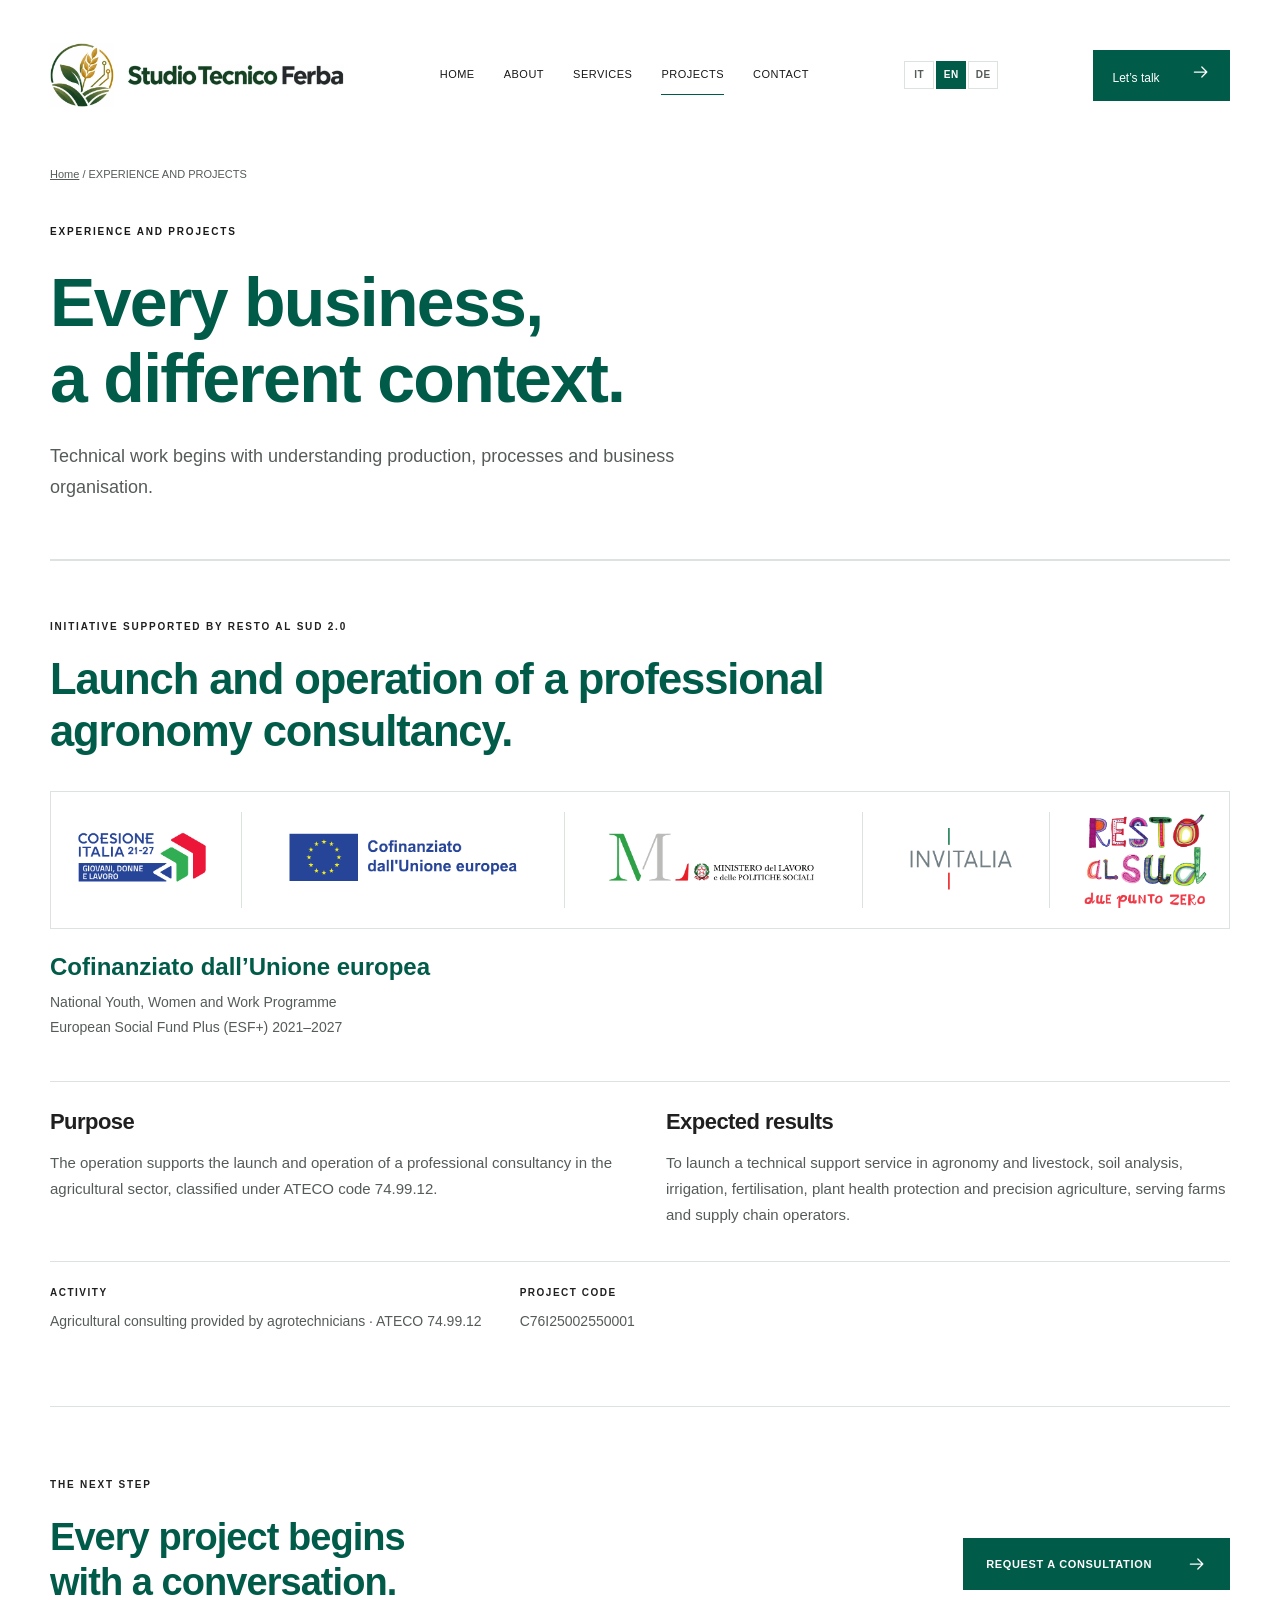
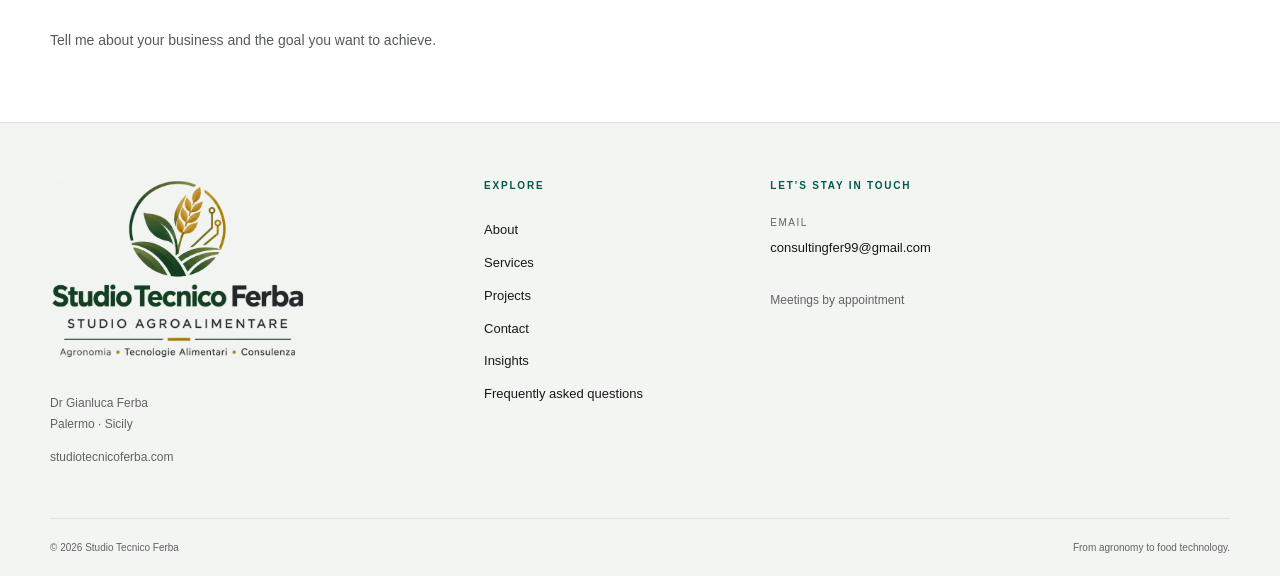
<file: progetti/index.html>
<!doctype html><html lang="it"><head><meta charset="utf-8"><meta name="viewport" content="width=device-width,initial-scale=1"><title>Esperienze e progetti | Studio Tecnico Ferba</title><meta name="description" content="Operazione Resto al Sud 2.0: avvio di un’attività di consulenza agraria, cofinanziata dall’Unione europea nell’ambito del PN Giovani, donne e lavoro FSE+ 2021–2027."><meta name="robots" content="index,follow"><meta name="theme-color" content="#005b49"><link rel="icon" href="../media/ferba-icon.png" type="image/png"><link rel="stylesheet" href="../style.css"><script defer src="../language.js"></script></head><body><a class="skip" href="#contenuto">Vai al contenuto</a><header><div class="header wrap"><a class="brand official-header" href="../" aria-label="Studio Tecnico Ferba — Home"><img class="brand-symbol" src="../media/ferba-simbolo.webp" alt=""><img class="brand-name" src="../media/ferba-nome.webp" alt="Studio Tecnico Ferba"></a><nav aria-label="Navigazione principale"><a href="../">Home</a><a href="../chi-sono/">Chi sono</a><a href="../servizi/">Servizi</a><a href="./" aria-current="page">Progetti</a><a href="../contatti/">Contatti</a></nav><a class="header-cta" href="../contatti/">Parliamone <span aria-hidden="true"><svg class="arrow-icon" viewBox="0 0 24 24" fill="none" stroke="currentColor" stroke-width="1.5" stroke-linecap="round" stroke-linejoin="round" aria-hidden="true" focusable="false"><path d="M4 12h15m-6-6 6 6-6 6"/></svg></span></a><details class="mobile"><summary>Menu</summary><nav aria-label="Navigazione mobile"><a href="../">Home</a><a href="../chi-sono/">Chi sono</a><a href="../servizi/">Servizi</a><a href="./" aria-current="page">Progetti</a><a href="../contatti/">Contatti</a><a href="../faq/">FAQ</a></nav></details></div></header><main id="contenuto"><section class="wrap intro"><div class="breadcrumb"><a href="../">Home</a> / ESPERIENZE E PROGETTI</div><span class="eyebrow">ESPERIENZE E PROGETTI</span><h1>Ogni impresa,<br>un contesto diverso.</h1><p>Il lavoro tecnico parte dalla comprensione della produzione, dei processi e dell’organizzazione aziendale.</p></section><section class="funded-project wrap section compact" aria-labelledby="funded-project-title"><span class="eyebrow">INIZIATIVA SOSTENUTA DA RESTO AL SUD 2.0</span><h2 id="funded-project-title">Avvio e svolgimento di un’attività professionale di consulenza agraria.</h2><figure class="institutional-logos" aria-label="Blocco dei loghi istituzionali"><div class="institutional-logo"><img src="../media/logo-coesione-italia-21-27.png" width="464" height="297" alt="Coesione Italia 21–27 — Giovani, donne e lavoro."></div><div class="institutional-logo"><img src="../media/logo-unione-europea.png" width="856" height="297" alt="Emblema dell’Unione europea e dicitura Cofinanziato dall’Unione europea."></div><div class="institutional-logo"><img src="../media/logo-ministero-lavoro.png" width="804" height="297" alt="Ministero del Lavoro e delle Politiche Sociali."></div><div class="institutional-logo"><img src="../media/logo-invitalia.png" width="450" height="297" alt="Invitalia."></div><div class="institutional-logo"><img src="../media/logo-resto-al-sud-2-0.png" width="441" height="297" alt="Resto al Sud 2.0 — Due punto zero."></div></figure><p class="eu-cofinancing">Cofinanziato dall’Unione europea</p><p class="program-name">Programma Nazionale Giovani, donne e lavoro<br>Fondo Sociale Europeo Plus (FSE+) 2021–2027</p><div class="project-overview"><div><h3>Finalità</h3><p>L’operazione sostiene l’avvio e lo svolgimento di un’attività professionale di consulenza in ambito agrario, riconducibile al codice ATECO 74.99.12.</p></div><div><h3>Risultati attesi</h3><p>Avviare un servizio di supporto tecnico in agronomia e zootecnia, analisi del suolo, irrigazione, fertilizzazione, difesa fitosanitaria e agricoltura di precisione, a beneficio delle aziende agricole e degli operatori della filiera.</p></div></div><dl class="project-data"><div><dt>Attività</dt><dd>Consulenza agraria fornita da agrotecnici · ATECO 74.99.12</dd></div><div><dt>CUP</dt><dd>C76I25002550001</dd></div></dl></section><section class="cta wrap"><div><span class="eyebrow">IL PROSSIMO PASSO</span><h2>Ogni progetto comincia<br>da un confronto.</h2><p>Raccontami la tua attività e l’obiettivo che vuoi raggiungere.</p></div><a class="button" href="../contatti/">Richiedi una consulenza <span aria-hidden="true"><svg class="arrow-icon" viewBox="0 0 24 24" fill="none" stroke="currentColor" stroke-width="1.5" stroke-linecap="round" stroke-linejoin="round" aria-hidden="true" focusable="false"><path d="M4 12h15m-6-6 6 6-6 6"/></svg></span></a></section></main><footer><div class="wrap foot"><div><a class="brand official-footer" href="../" aria-label="Studio Tecnico Ferba — Home"><img src="../media/ferba-logo.webp" width="720" height="509" alt="Studio Tecnico Ferba, studio agroalimentare. Agronomia, tecnologie alimentari e consulenza." loading="lazy"></a><p>Dott. Gianluca Ferba<br>Palermo · Sicilia</p><p class="site-domain">studiotecnicoferba.com</p></div><div><span class="eyebrow">ESPLORA</span><a class="" href="../chi-sono/">Chi sono</a><a class="" href="../servizi/">Servizi</a><a class="" href="./">Progetti</a><a class="" href="../contatti/">Contatti</a><a class="" href="../approfondimenti/">Approfondimenti</a><a class="" href="../faq/">Domande frequenti</a></div><div><span class="eyebrow">RESTIAMO IN CONTATTO</span><span class="contact-label">EMAIL</span><a class="" href="mailto:consultingfer99@gmail.com">consultingfer99@gmail.com</a><p>Ricevimento su appuntamento</p></div></div><div class="wrap foot-bottom">© 2026 Studio Tecnico Ferba<span>Dall’agronomia alle tecnologie alimentari.</span></div></footer></body></html>
</file>
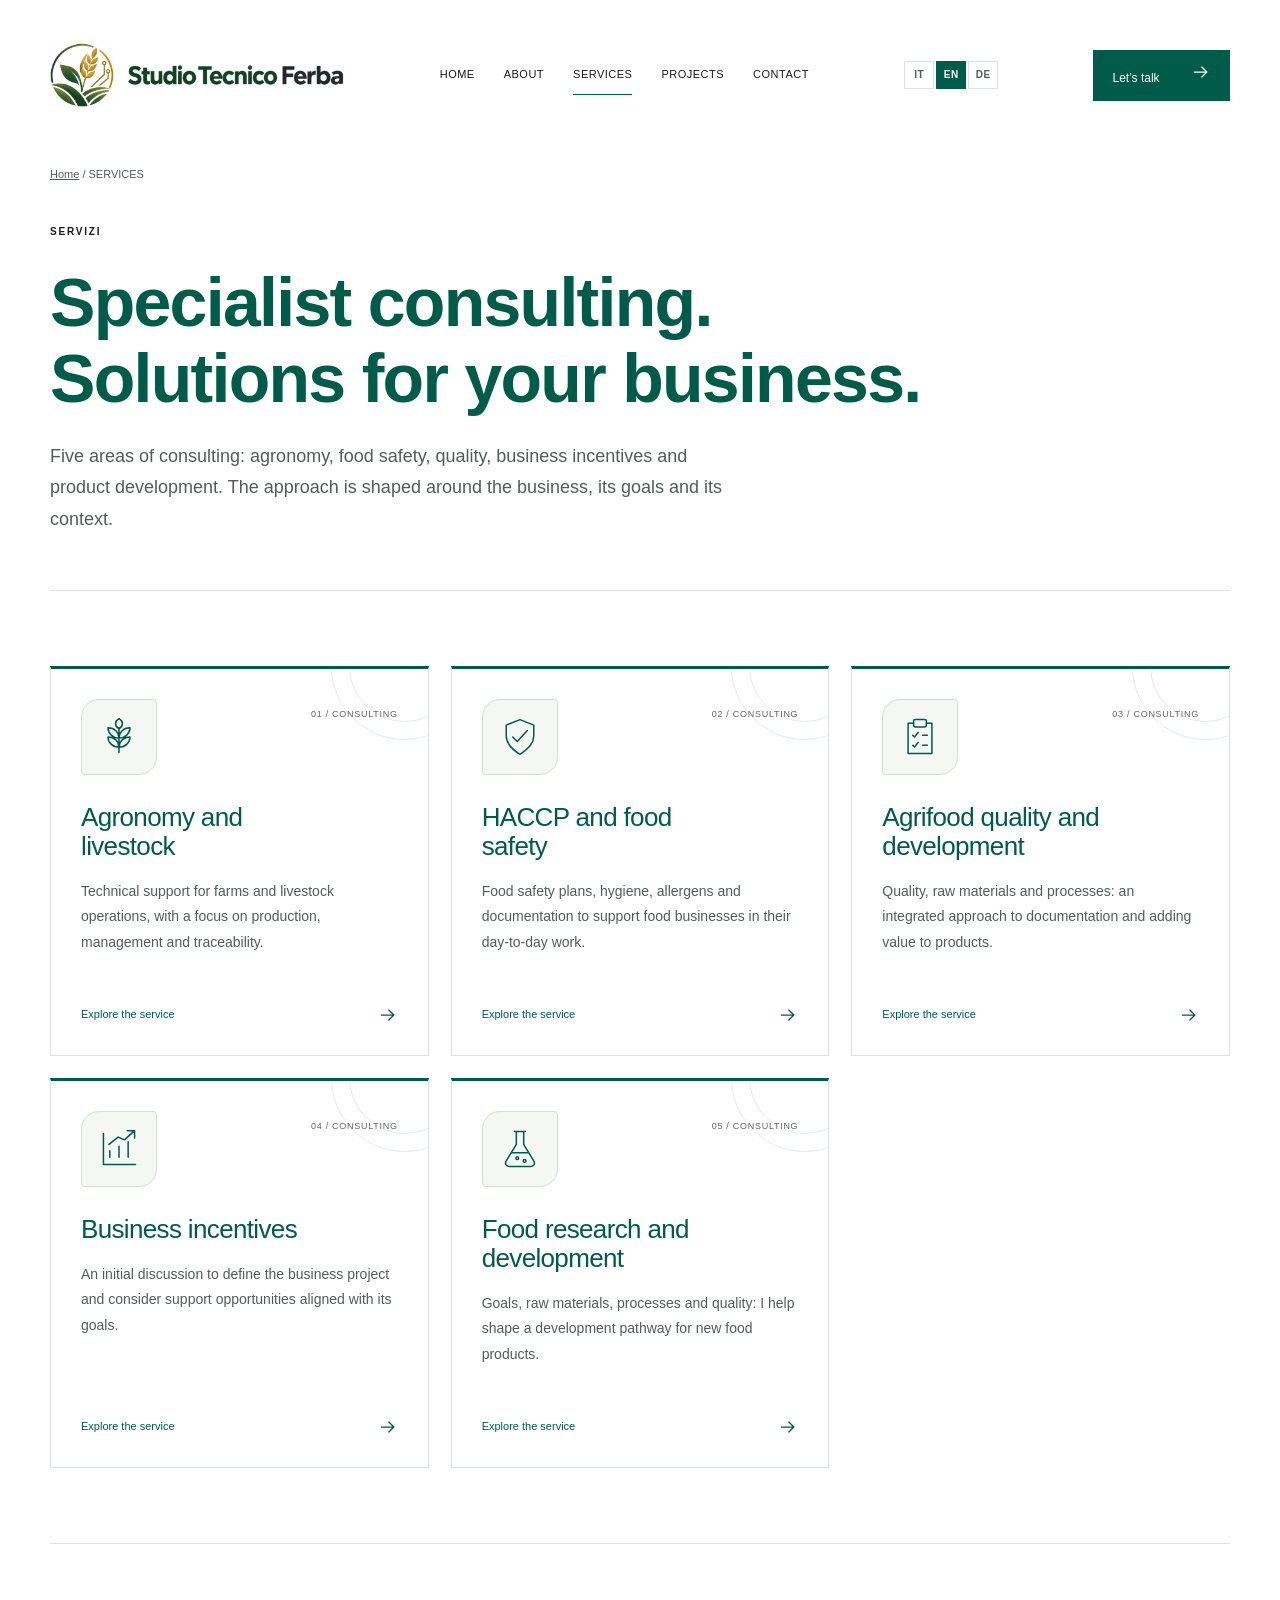
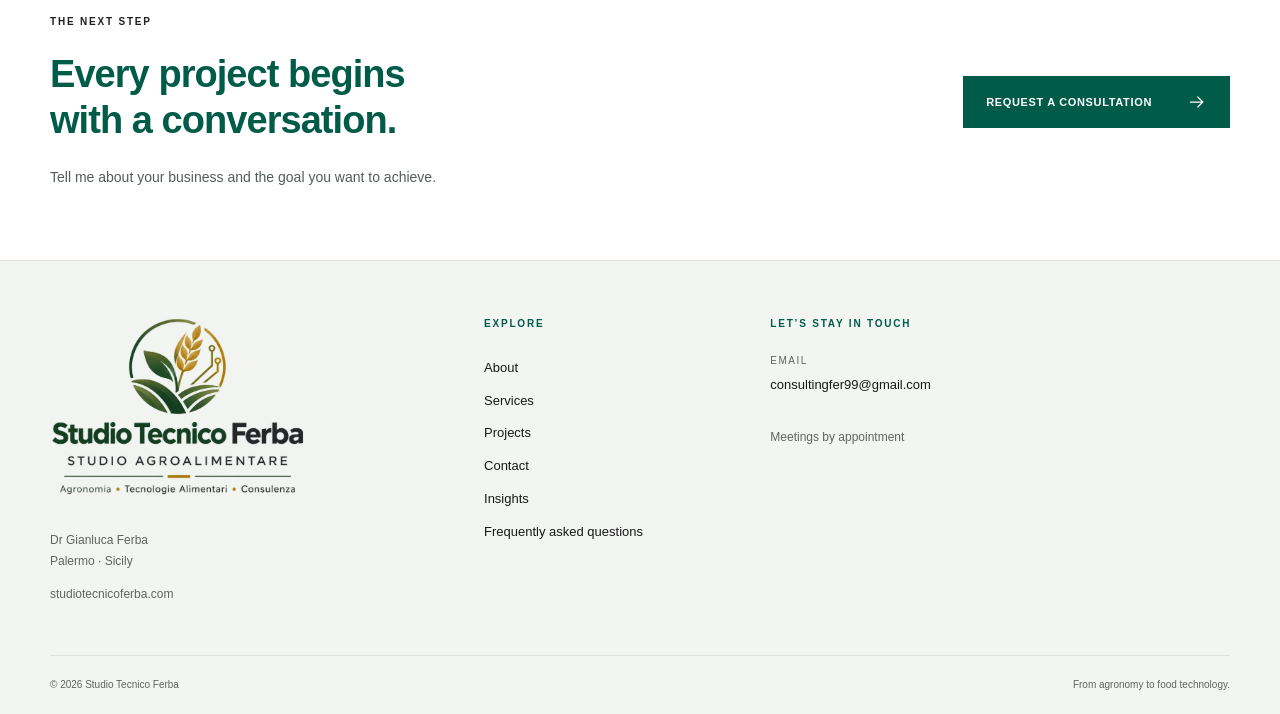
<file: servizi/index.html>
<!doctype html><html lang="it"><head><meta charset="utf-8"><meta name="viewport" content="width=device-width,initial-scale=1"><title>Servizi | Studio Tecnico Ferba</title><meta name="description" content="Studio Tecnico Ferba a Palermo: dall’agronomia alle tecnologie alimentari. Consulenza tecnica, HACCP, qualità, finanza agevolata e sviluppo di prodotto con il Dott. Gianluca Ferba."><meta name="robots" content="index,follow"><meta name="theme-color" content="#005b49"><link rel="icon" href="../media/ferba-icon.png" type="image/png"><link rel="stylesheet" href="../style.css"><script defer src="../language.js"></script></head><body><a class="skip" href="#contenuto">Vai al contenuto</a><header><div class="header wrap"><a class="brand official-header" href="../" aria-label="Studio Tecnico Ferba — Home"><img class="brand-symbol" src="../media/ferba-simbolo.webp" alt=""><img class="brand-name" src="../media/ferba-nome.webp" alt="Studio Tecnico Ferba"></a><nav aria-label="Navigazione principale"><a href="../">Home</a><a href="../chi-sono/">Chi sono</a><a href="./" aria-current="page">Servizi</a><a href="../progetti/">Progetti</a><a href="../contatti/">Contatti</a></nav><a class="header-cta" href="../contatti/">Parliamone <span aria-hidden="true"><svg class="arrow-icon" viewBox="0 0 24 24" fill="none" stroke="currentColor" stroke-width="1.5" stroke-linecap="round" stroke-linejoin="round" aria-hidden="true" focusable="false"><path d="M4 12h15m-6-6 6 6-6 6"/></svg></span></a><details class="mobile"><summary>Menu</summary><nav aria-label="Navigazione mobile"><a href="../">Home</a><a href="../chi-sono/">Chi sono</a><a href="./" aria-current="page">Servizi</a><a href="../progetti/">Progetti</a><a href="../contatti/">Contatti</a><a href="../faq/">FAQ</a></nav></details></div></header><main id="contenuto"><section class="wrap intro"><div class="breadcrumb"><a href="../">Home</a> / SERVIZI</div><span class="eyebrow">SERVIZI</span><h1>Consulenza specialistica.<br>Soluzioni per la tua attività.</h1><p>Cinque aree di consulenza: agronomia, sicurezza alimentare, qualità, finanza agevolata e sviluppo di prodotto. Il percorso si definisce in base all’attività, agli obiettivi e al contesto.</p></section><section class="wrap section compact"><div class="cards"><a class="service" href="agronomia-zootecnia/"><div class="card-top"><span class="card-icon" aria-hidden="true"><svg viewBox="0 0 48 48" fill="none" stroke="currentColor" stroke-width="1.65" stroke-linecap="round" stroke-linejoin="round" focusable="false"><path d="M24 41V14M24 15c-5-3-5-8 0-11 5 3 5 8 0 11ZM24 25c-7 0-12-5-12-11 7 0 12 5 12 11ZM24 35c-7 0-12-5-12-11 7 0 12 5 12 11ZM24 25c7 0 12-5 12-11-7 0-12 5-12 11ZM24 35c7 0 12-5 12-11-7 0-12 5-12 11"/></svg></span><span class="number">01 / CONSULENZA</span></div><h3>Agronomia e zootecnia</h3><p>Assistenza tecnica alle aziende agricole e agli allevamenti, con attenzione alla produzione, alla gestione e alla tracciabilità.</p><span class="more">Esplora il servizio <b aria-hidden="true"><svg class="arrow-icon" viewBox="0 0 24 24" fill="none" stroke="currentColor" stroke-width="1.5" stroke-linecap="round" stroke-linejoin="round" aria-hidden="true" focusable="false"><path d="M4 12h15m-6-6 6 6-6 6"/></svg></b></span></a><a class="service" href="haccp-sicurezza-alimentare/"><div class="card-top"><span class="card-icon" aria-hidden="true"><svg viewBox="0 0 48 48" fill="none" stroke="currentColor" stroke-width="1.65" stroke-linecap="round" stroke-linejoin="round" focusable="false"><path d="M24 5 39 11v12c0 9-7 15-15 20C16 38 9 32 9 23V11L24 5Z"/><path d="m16 24 5 5 11-12"/></svg></span><span class="number">02 / CONSULENZA</span></div><h3>HACCP e sicurezza alimentare</h3><p>Piani di autocontrollo, igiene, allergeni e documentazione per accompagnare le attività alimentari nella gestione quotidiana.</p><span class="more">Esplora il servizio <b aria-hidden="true"><svg class="arrow-icon" viewBox="0 0 24 24" fill="none" stroke="currentColor" stroke-width="1.5" stroke-linecap="round" stroke-linejoin="round" aria-hidden="true" focusable="false"><path d="M4 12h15m-6-6 6 6-6 6"/></svg></b></span></a><a class="service" href="qualita-sviluppo-agroalimentare/"><div class="card-top"><span class="card-icon" aria-hidden="true"><svg viewBox="0 0 48 48" fill="none" stroke="currentColor" stroke-width="1.65" stroke-linecap="round" stroke-linejoin="round" focusable="false"><path d="M17 9h-6v33h26V9h-6"/><rect x="17" y="5" width="14" height="8" rx="2"/><path d="m16 22 2 2 4-5m5 3h5m-16 11 2 2 4-5m5 3h5"/></svg></span><span class="number">03 / CONSULENZA</span></div><h3>Qualità e sviluppo agroalimentare</h3><p>Qualità, materie prime e processi: una visione integrata per organizzare i documenti e valorizzare le produzioni.</p><span class="more">Esplora il servizio <b aria-hidden="true"><svg class="arrow-icon" viewBox="0 0 24 24" fill="none" stroke="currentColor" stroke-width="1.5" stroke-linecap="round" stroke-linejoin="round" aria-hidden="true" focusable="false"><path d="M4 12h15m-6-6 6 6-6 6"/></svg></b></span></a><a class="service" href="finanza-agevolata/"><div class="card-top"><span class="card-icon" aria-hidden="true"><svg viewBox="0 0 48 48" fill="none" stroke="currentColor" stroke-width="1.65" stroke-linecap="round" stroke-linejoin="round" focusable="false"><path d="M7 7v34h35M14 33v-7m10 7V21m10 12V16M13 19l10-8 7 3L41 4m-8 0h8v8"/></svg></span><span class="number">04 / CONSULENZA</span></div><h3>Finanza agevolata</h3><p>Un primo confronto per inquadrare il progetto d’impresa e valutare opportunità di sostegno coerenti con i suoi obiettivi.</p><span class="more">Esplora il servizio <b aria-hidden="true"><svg class="arrow-icon" viewBox="0 0 24 24" fill="none" stroke="currentColor" stroke-width="1.5" stroke-linecap="round" stroke-linejoin="round" aria-hidden="true" focusable="false"><path d="M4 12h15m-6-6 6 6-6 6"/></svg></b></span></a><a class="service" href="ricerca-sviluppo-prodotti-alimentari/"><div class="card-top"><span class="card-icon" aria-hidden="true"><svg viewBox="0 0 48 48" fill="none" stroke="currentColor" stroke-width="1.65" stroke-linecap="round" stroke-linejoin="round" focusable="false"><path d="M18 5h12M20 5v14L9 37c-2 3 0 6 3 6h24c3 0 5-3 3-6L28 19V5M15 28h18"/><circle cx="21" cy="34" r="1.5"/><circle cx="29" cy="37" r="1.5"/></svg></span><span class="number">05 / CONSULENZA</span></div><h3>Ricerca e sviluppo alimentare</h3><p>Obiettivi, materie prime, processo e qualità: accompagno la definizione di un percorso progettuale per nuovi prodotti alimentari.</p><span class="more">Esplora il servizio <b aria-hidden="true"><svg class="arrow-icon" viewBox="0 0 24 24" fill="none" stroke="currentColor" stroke-width="1.5" stroke-linecap="round" stroke-linejoin="round" aria-hidden="true" focusable="false"><path d="M4 12h15m-6-6 6 6-6 6"/></svg></b></span></a></div></section><section class="cta wrap"><div><span class="eyebrow">IL PROSSIMO PASSO</span><h2>Ogni progetto comincia<br>da un confronto.</h2><p>Raccontami la tua attività e l’obiettivo che vuoi raggiungere.</p></div><a class="button" href="../contatti/">Richiedi una consulenza <span aria-hidden="true"><svg class="arrow-icon" viewBox="0 0 24 24" fill="none" stroke="currentColor" stroke-width="1.5" stroke-linecap="round" stroke-linejoin="round" aria-hidden="true" focusable="false"><path d="M4 12h15m-6-6 6 6-6 6"/></svg></span></a></section></main><footer><div class="wrap foot"><div><a class="brand official-footer" href="../" aria-label="Studio Tecnico Ferba — Home"><img src="../media/ferba-logo.webp" width="720" height="509" alt="Studio Tecnico Ferba, studio agroalimentare. Agronomia, tecnologie alimentari e consulenza." loading="lazy"></a><p>Dott. Gianluca Ferba<br>Palermo · Sicilia</p><p class="site-domain">studiotecnicoferba.com</p></div><div><span class="eyebrow">ESPLORA</span><a class="" href="../chi-sono/">Chi sono</a><a class="" href="./">Servizi</a><a class="" href="../progetti/">Progetti</a><a class="" href="../contatti/">Contatti</a><a class="" href="../approfondimenti/">Approfondimenti</a><a class="" href="../faq/">Domande frequenti</a></div><div><span class="eyebrow">RESTIAMO IN CONTATTO</span><span class="contact-label">EMAIL</span><a class="" href="mailto:consultingfer99@gmail.com">consultingfer99@gmail.com</a><p>Ricevimento su appuntamento</p></div></div><div class="wrap foot-bottom">© 2026 Studio Tecnico Ferba<span>Dall’agronomia alle tecnologie alimentari.</span></div></footer></body></html>
</file>
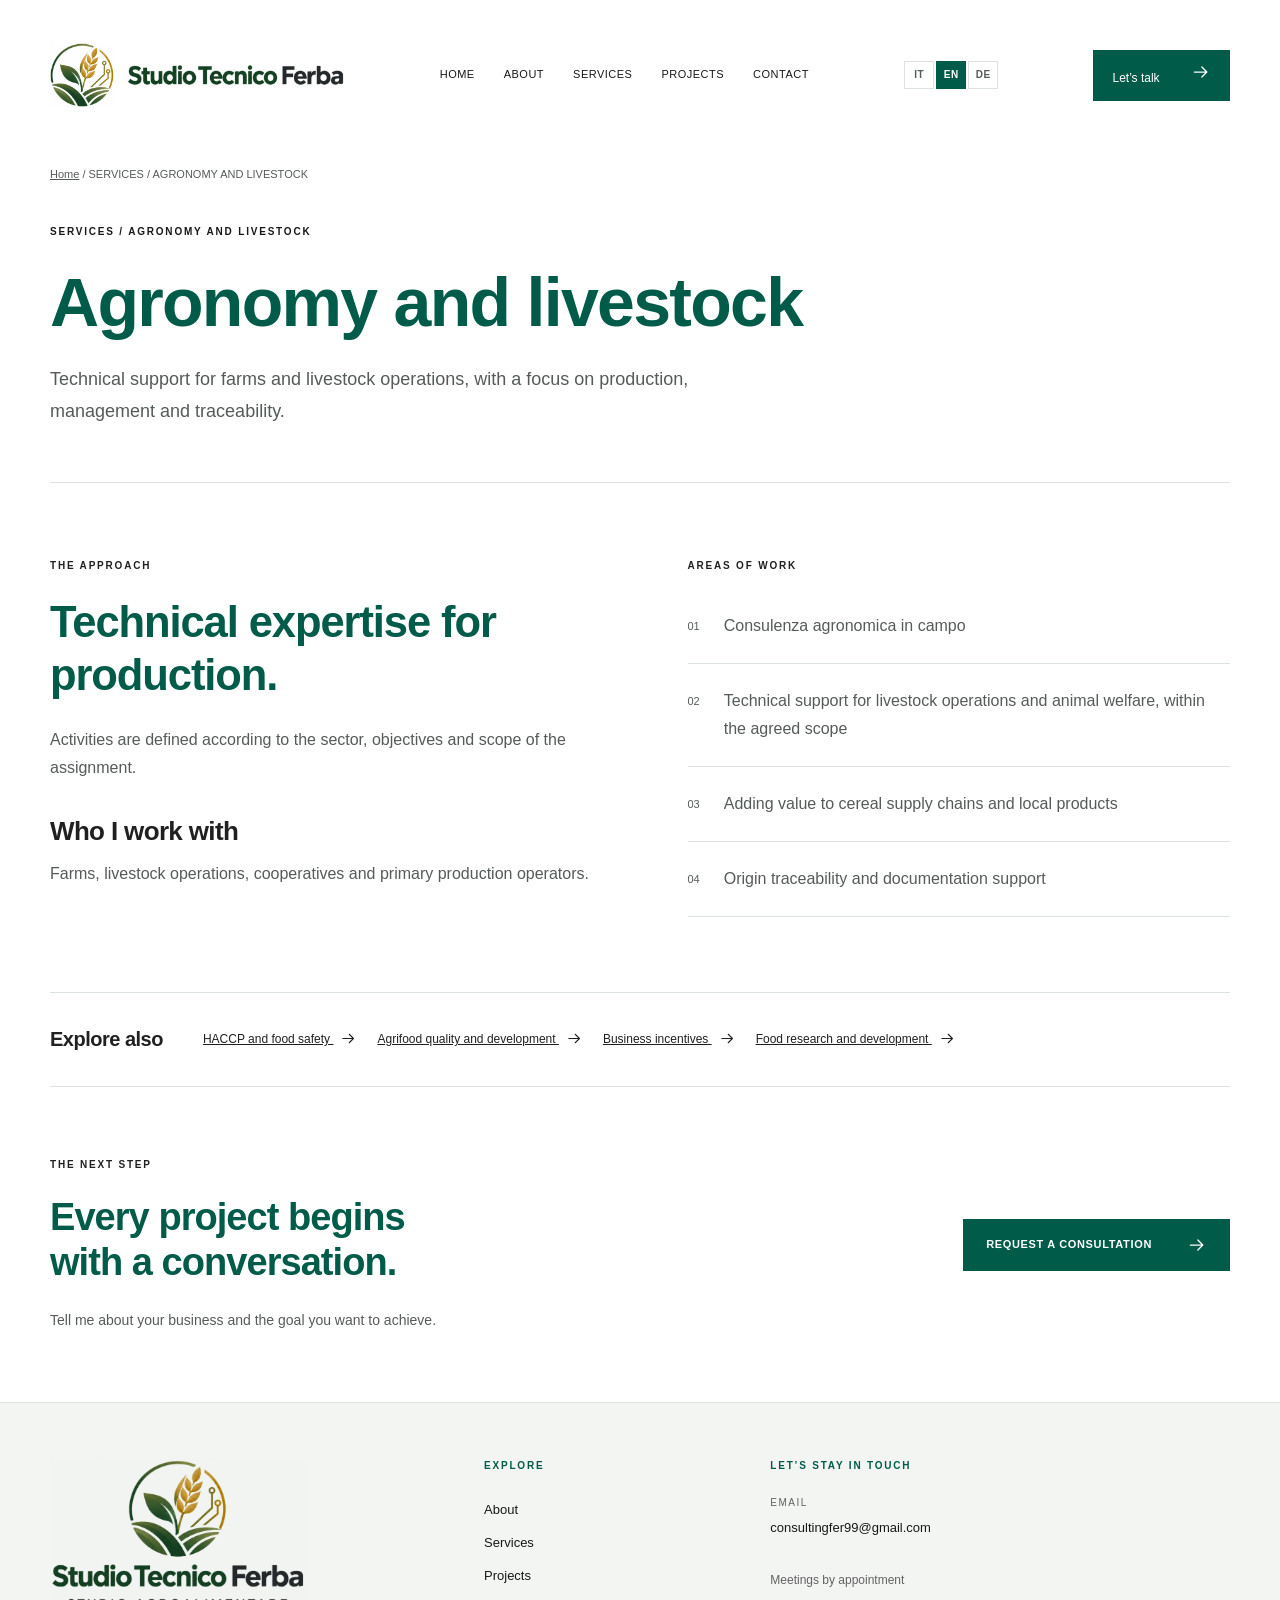
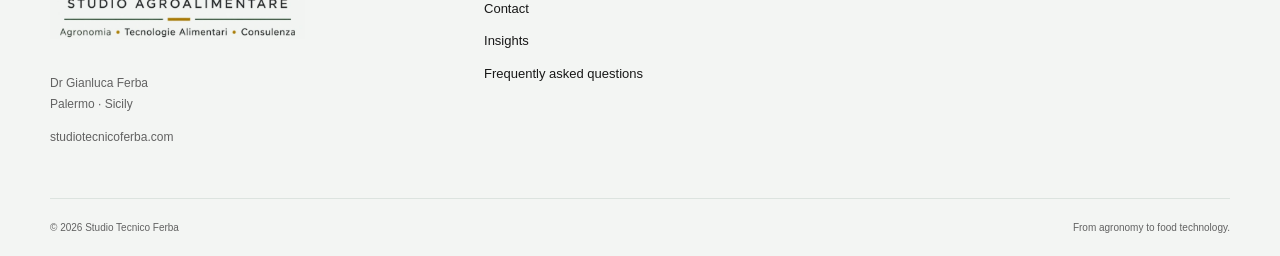
<file: servizi/agronomia-zootecnia/index.html>
<!doctype html><html lang="it"><head><meta charset="utf-8"><meta name="viewport" content="width=device-width,initial-scale=1"><title>Agronomia e zootecnia | Studio Tecnico Ferba</title><meta name="description" content="Studio Tecnico Ferba a Palermo: dall’agronomia alle tecnologie alimentari. Consulenza tecnica, HACCP, qualità, finanza agevolata e sviluppo di prodotto con il Dott. Gianluca Ferba."><meta name="robots" content="index,follow"><meta name="theme-color" content="#005b49"><link rel="icon" href="../../media/ferba-icon.png" type="image/png"><link rel="stylesheet" href="../../style.css"><script defer src="../../language.js"></script></head><body><a class="skip" href="#contenuto">Vai al contenuto</a><header><div class="header wrap"><a class="brand official-header" href="../../" aria-label="Studio Tecnico Ferba — Home"><img class="brand-symbol" src="../../media/ferba-simbolo.webp" alt=""><img class="brand-name" src="../../media/ferba-nome.webp" alt="Studio Tecnico Ferba"></a><nav aria-label="Navigazione principale"><a href="../../">Home</a><a href="../../chi-sono/">Chi sono</a><a href="../">Servizi</a><a href="../../progetti/">Progetti</a><a href="../../contatti/">Contatti</a></nav><a class="header-cta" href="../../contatti/">Parliamone <span aria-hidden="true"><svg class="arrow-icon" viewBox="0 0 24 24" fill="none" stroke="currentColor" stroke-width="1.5" stroke-linecap="round" stroke-linejoin="round" aria-hidden="true" focusable="false"><path d="M4 12h15m-6-6 6 6-6 6"/></svg></span></a><details class="mobile"><summary>Menu</summary><nav aria-label="Navigazione mobile"><a href="../../">Home</a><a href="../../chi-sono/">Chi sono</a><a href="../">Servizi</a><a href="../../progetti/">Progetti</a><a href="../../contatti/">Contatti</a><a href="../../faq/">FAQ</a></nav></details></div></header><main id="contenuto"><section class="wrap intro"><div class="breadcrumb"><a href="../../">Home</a> / SERVIZI / AGRONOMIA E ZOOTECNIA</div><span class="eyebrow">SERVIZI / AGRONOMIA E ZOOTECNIA</span><h1>Agronomia e zootecnia</h1><p>Assistenza tecnica alle aziende agricole e agli allevamenti, con attenzione alla produzione, alla gestione e alla tracciabilità.</p></section><section class="wrap detail section compact"><div><span class="eyebrow">IL PERCORSO</span><h2>Competenze tecniche per la produzione.</h2><p>Le attività vengono definite in funzione del settore, degli obiettivi e del perimetro dell’incarico.</p><h3>A chi mi rivolgo</h3><p>Aziende agricole, allevamenti, cooperative e operatori della produzione primaria.</p></div><div class="scope"><span class="eyebrow">AMBITI DI CONFRONTO</span><div><span>01</span><p>Consulenza agronomica in campo</p></div><div><span>02</span><p>Assistenza tecnica agli allevamenti e benessere animale, nei limiti dell’incarico</p></div><div><span>03</span><p>Valorizzazione delle filiere cerealicole e dei prodotti locali</p></div><div><span>04</span><p>Tracciabilità d’origine e supporto documentale</p></div></div></section><section class="wrap related"><h3>Esplora anche</h3><a class="" href="../haccp-sicurezza-alimentare/">HACCP e sicurezza alimentare <svg class="arrow-icon" viewBox="0 0 24 24" fill="none" stroke="currentColor" stroke-width="1.5" stroke-linecap="round" stroke-linejoin="round" aria-hidden="true" focusable="false"><path d="M4 12h15m-6-6 6 6-6 6"/></svg></a><a class="" href="../qualita-sviluppo-agroalimentare/">Qualità e sviluppo agroalimentare <svg class="arrow-icon" viewBox="0 0 24 24" fill="none" stroke="currentColor" stroke-width="1.5" stroke-linecap="round" stroke-linejoin="round" aria-hidden="true" focusable="false"><path d="M4 12h15m-6-6 6 6-6 6"/></svg></a><a class="" href="../finanza-agevolata/">Finanza agevolata <svg class="arrow-icon" viewBox="0 0 24 24" fill="none" stroke="currentColor" stroke-width="1.5" stroke-linecap="round" stroke-linejoin="round" aria-hidden="true" focusable="false"><path d="M4 12h15m-6-6 6 6-6 6"/></svg></a><a class="" href="../ricerca-sviluppo-prodotti-alimentari/">Ricerca e sviluppo alimentare <svg class="arrow-icon" viewBox="0 0 24 24" fill="none" stroke="currentColor" stroke-width="1.5" stroke-linecap="round" stroke-linejoin="round" aria-hidden="true" focusable="false"><path d="M4 12h15m-6-6 6 6-6 6"/></svg></a></section><section class="cta wrap"><div><span class="eyebrow">IL PROSSIMO PASSO</span><h2>Ogni progetto comincia<br>da un confronto.</h2><p>Raccontami la tua attività e l’obiettivo che vuoi raggiungere.</p></div><a class="button" href="../../contatti/">Richiedi una consulenza <span aria-hidden="true"><svg class="arrow-icon" viewBox="0 0 24 24" fill="none" stroke="currentColor" stroke-width="1.5" stroke-linecap="round" stroke-linejoin="round" aria-hidden="true" focusable="false"><path d="M4 12h15m-6-6 6 6-6 6"/></svg></span></a></section></main><footer><div class="wrap foot"><div><a class="brand official-footer" href="../../" aria-label="Studio Tecnico Ferba — Home"><img src="../../media/ferba-logo.webp" width="720" height="509" alt="Studio Tecnico Ferba, studio agroalimentare. Agronomia, tecnologie alimentari e consulenza." loading="lazy"></a><p>Dott. Gianluca Ferba<br>Palermo · Sicilia</p><p class="site-domain">studiotecnicoferba.com</p></div><div><span class="eyebrow">ESPLORA</span><a class="" href="../../chi-sono/">Chi sono</a><a class="" href="../">Servizi</a><a class="" href="../../progetti/">Progetti</a><a class="" href="../../contatti/">Contatti</a><a class="" href="../../approfondimenti/">Approfondimenti</a><a class="" href="../../faq/">Domande frequenti</a></div><div><span class="eyebrow">RESTIAMO IN CONTATTO</span><span class="contact-label">EMAIL</span><a class="" href="mailto:consultingfer99@gmail.com">consultingfer99@gmail.com</a><p>Ricevimento su appuntamento</p></div></div><div class="wrap foot-bottom">© 2026 Studio Tecnico Ferba<span>Dall’agronomia alle tecnologie alimentari.</span></div></footer></body></html>
</file>
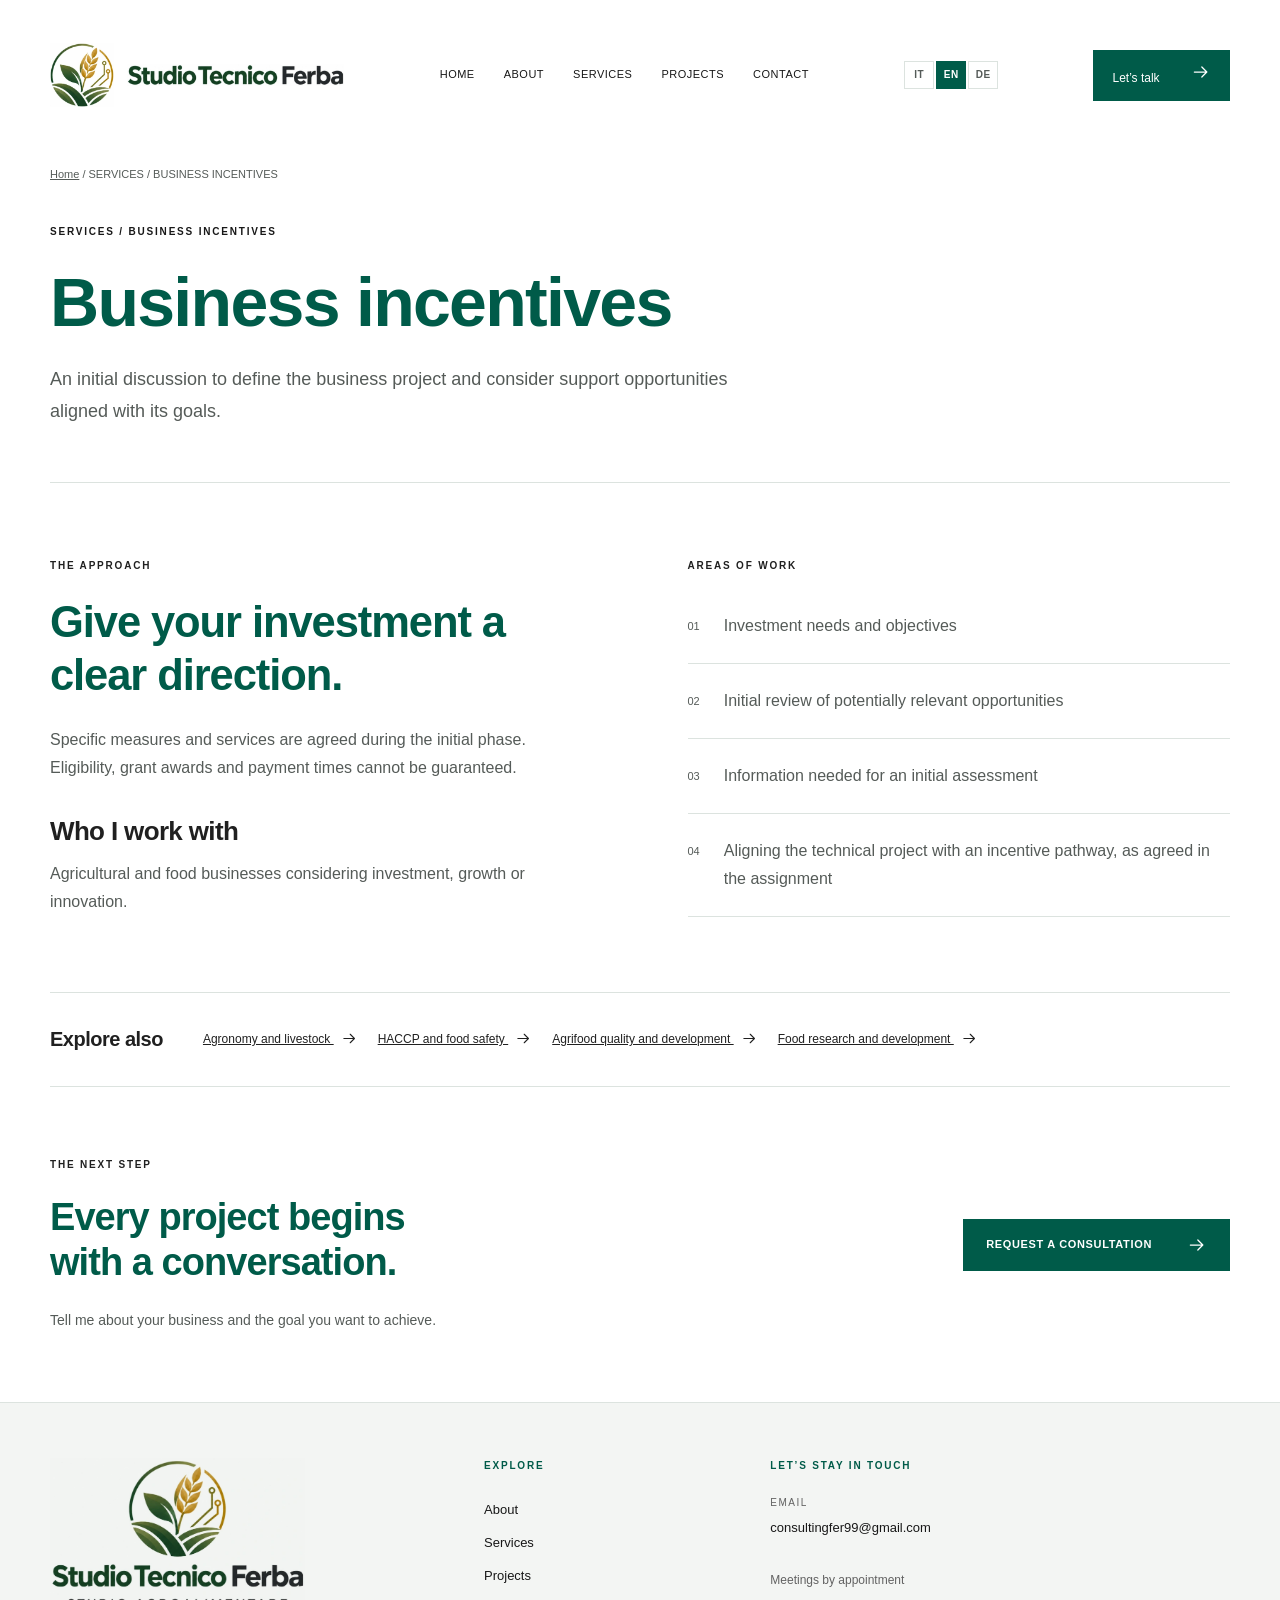
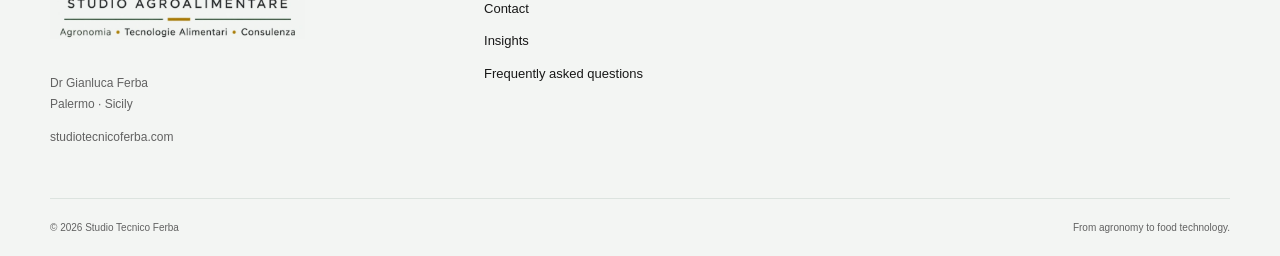
<file: servizi/finanza-agevolata/index.html>
<!doctype html><html lang="it"><head><meta charset="utf-8"><meta name="viewport" content="width=device-width,initial-scale=1"><title>Finanza agevolata | Studio Tecnico Ferba</title><meta name="description" content="Studio Tecnico Ferba a Palermo: dall’agronomia alle tecnologie alimentari. Consulenza tecnica, HACCP, qualità, finanza agevolata e sviluppo di prodotto con il Dott. Gianluca Ferba."><meta name="robots" content="index,follow"><meta name="theme-color" content="#005b49"><link rel="icon" href="../../media/ferba-icon.png" type="image/png"><link rel="stylesheet" href="../../style.css"><script defer src="../../language.js"></script></head><body><a class="skip" href="#contenuto">Vai al contenuto</a><header><div class="header wrap"><a class="brand official-header" href="../../" aria-label="Studio Tecnico Ferba — Home"><img class="brand-symbol" src="../../media/ferba-simbolo.webp" alt=""><img class="brand-name" src="../../media/ferba-nome.webp" alt="Studio Tecnico Ferba"></a><nav aria-label="Navigazione principale"><a href="../../">Home</a><a href="../../chi-sono/">Chi sono</a><a href="../">Servizi</a><a href="../../progetti/">Progetti</a><a href="../../contatti/">Contatti</a></nav><a class="header-cta" href="../../contatti/">Parliamone <span aria-hidden="true"><svg class="arrow-icon" viewBox="0 0 24 24" fill="none" stroke="currentColor" stroke-width="1.5" stroke-linecap="round" stroke-linejoin="round" aria-hidden="true" focusable="false"><path d="M4 12h15m-6-6 6 6-6 6"/></svg></span></a><details class="mobile"><summary>Menu</summary><nav aria-label="Navigazione mobile"><a href="../../">Home</a><a href="../../chi-sono/">Chi sono</a><a href="../">Servizi</a><a href="../../progetti/">Progetti</a><a href="../../contatti/">Contatti</a><a href="../../faq/">FAQ</a></nav></details></div></header><main id="contenuto"><section class="wrap intro"><div class="breadcrumb"><a href="../../">Home</a> / SERVIZI / FINANZA AGEVOLATA</div><span class="eyebrow">SERVIZI / FINANZA AGEVOLATA</span><h1>Finanza agevolata</h1><p>Un primo confronto per inquadrare il progetto d’impresa e valutare opportunità di sostegno coerenti con i suoi obiettivi.</p></section><section class="wrap detail section compact"><div><span class="eyebrow">IL PERCORSO</span><h2>Dare una direzione agli investimenti.</h2><p>Misure e prestazioni specifiche si concordano in fase preliminare. Non è possibile garantire ammissibilità, concessione di contributi o tempi di erogazione.</p><h3>A chi mi rivolgo</h3><p>Imprese agricole e agroalimentari che valutano investimenti, crescita o innovazione.</p></div><div class="scope"><span class="eyebrow">AMBITI DI CONFRONTO</span><div><span>01</span><p>Esigenze e obiettivi dell’investimento</p></div><div><span>02</span><p>Prima ricognizione delle opportunità potenzialmente pertinenti</p></div><div><span>03</span><p>Informazioni necessarie per una valutazione preliminare</p></div><div><span>04</span><p>Raccordo tra progetto tecnico e percorso di agevolazione, secondo l’incarico concordato</p></div></div></section><section class="wrap related"><h3>Esplora anche</h3><a class="" href="../agronomia-zootecnia/">Agronomia e zootecnia <svg class="arrow-icon" viewBox="0 0 24 24" fill="none" stroke="currentColor" stroke-width="1.5" stroke-linecap="round" stroke-linejoin="round" aria-hidden="true" focusable="false"><path d="M4 12h15m-6-6 6 6-6 6"/></svg></a><a class="" href="../haccp-sicurezza-alimentare/">HACCP e sicurezza alimentare <svg class="arrow-icon" viewBox="0 0 24 24" fill="none" stroke="currentColor" stroke-width="1.5" stroke-linecap="round" stroke-linejoin="round" aria-hidden="true" focusable="false"><path d="M4 12h15m-6-6 6 6-6 6"/></svg></a><a class="" href="../qualita-sviluppo-agroalimentare/">Qualità e sviluppo agroalimentare <svg class="arrow-icon" viewBox="0 0 24 24" fill="none" stroke="currentColor" stroke-width="1.5" stroke-linecap="round" stroke-linejoin="round" aria-hidden="true" focusable="false"><path d="M4 12h15m-6-6 6 6-6 6"/></svg></a><a class="" href="../ricerca-sviluppo-prodotti-alimentari/">Ricerca e sviluppo alimentare <svg class="arrow-icon" viewBox="0 0 24 24" fill="none" stroke="currentColor" stroke-width="1.5" stroke-linecap="round" stroke-linejoin="round" aria-hidden="true" focusable="false"><path d="M4 12h15m-6-6 6 6-6 6"/></svg></a></section><section class="cta wrap"><div><span class="eyebrow">IL PROSSIMO PASSO</span><h2>Ogni progetto comincia<br>da un confronto.</h2><p>Raccontami la tua attività e l’obiettivo che vuoi raggiungere.</p></div><a class="button" href="../../contatti/">Richiedi una consulenza <span aria-hidden="true"><svg class="arrow-icon" viewBox="0 0 24 24" fill="none" stroke="currentColor" stroke-width="1.5" stroke-linecap="round" stroke-linejoin="round" aria-hidden="true" focusable="false"><path d="M4 12h15m-6-6 6 6-6 6"/></svg></span></a></section></main><footer><div class="wrap foot"><div><a class="brand official-footer" href="../../" aria-label="Studio Tecnico Ferba — Home"><img src="../../media/ferba-logo.webp" width="720" height="509" alt="Studio Tecnico Ferba, studio agroalimentare. Agronomia, tecnologie alimentari e consulenza." loading="lazy"></a><p>Dott. Gianluca Ferba<br>Palermo · Sicilia</p><p class="site-domain">studiotecnicoferba.com</p></div><div><span class="eyebrow">ESPLORA</span><a class="" href="../../chi-sono/">Chi sono</a><a class="" href="../">Servizi</a><a class="" href="../../progetti/">Progetti</a><a class="" href="../../contatti/">Contatti</a><a class="" href="../../approfondimenti/">Approfondimenti</a><a class="" href="../../faq/">Domande frequenti</a></div><div><span class="eyebrow">RESTIAMO IN CONTATTO</span><span class="contact-label">EMAIL</span><a class="" href="mailto:consultingfer99@gmail.com">consultingfer99@gmail.com</a><p>Ricevimento su appuntamento</p></div></div><div class="wrap foot-bottom">© 2026 Studio Tecnico Ferba<span>Dall’agronomia alle tecnologie alimentari.</span></div></footer></body></html>
</file>
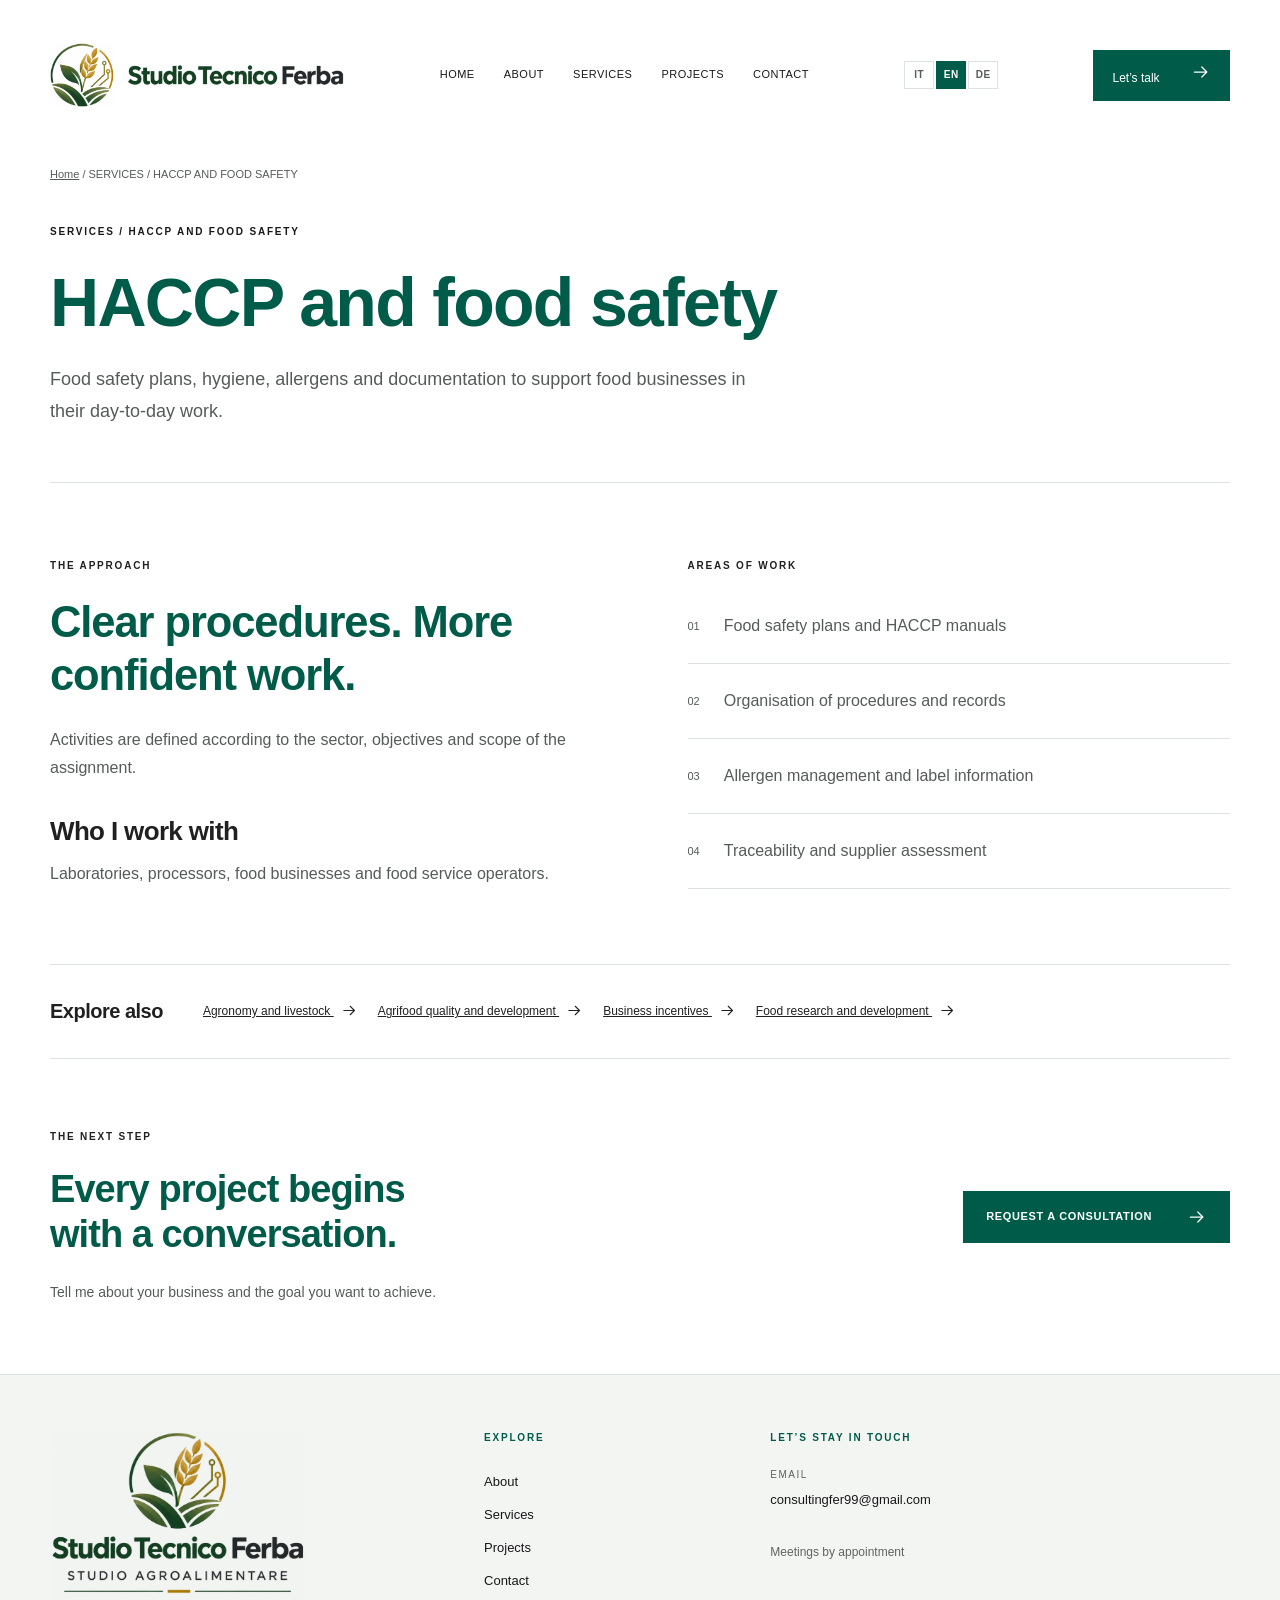
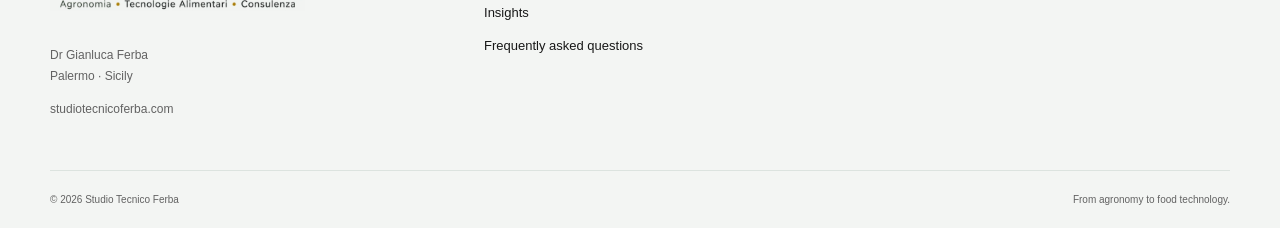
<file: servizi/haccp-sicurezza-alimentare/index.html>
<!doctype html><html lang="it"><head><meta charset="utf-8"><meta name="viewport" content="width=device-width,initial-scale=1"><title>HACCP e sicurezza alimentare | Studio Tecnico Ferba</title><meta name="description" content="Studio Tecnico Ferba a Palermo: dall’agronomia alle tecnologie alimentari. Consulenza tecnica, HACCP, qualità, finanza agevolata e sviluppo di prodotto con il Dott. Gianluca Ferba."><meta name="robots" content="index,follow"><meta name="theme-color" content="#005b49"><link rel="icon" href="../../media/ferba-icon.png" type="image/png"><link rel="stylesheet" href="../../style.css"><script defer src="../../language.js"></script></head><body><a class="skip" href="#contenuto">Vai al contenuto</a><header><div class="header wrap"><a class="brand official-header" href="../../" aria-label="Studio Tecnico Ferba — Home"><img class="brand-symbol" src="../../media/ferba-simbolo.webp" alt=""><img class="brand-name" src="../../media/ferba-nome.webp" alt="Studio Tecnico Ferba"></a><nav aria-label="Navigazione principale"><a href="../../">Home</a><a href="../../chi-sono/">Chi sono</a><a href="../">Servizi</a><a href="../../progetti/">Progetti</a><a href="../../contatti/">Contatti</a></nav><a class="header-cta" href="../../contatti/">Parliamone <span aria-hidden="true"><svg class="arrow-icon" viewBox="0 0 24 24" fill="none" stroke="currentColor" stroke-width="1.5" stroke-linecap="round" stroke-linejoin="round" aria-hidden="true" focusable="false"><path d="M4 12h15m-6-6 6 6-6 6"/></svg></span></a><details class="mobile"><summary>Menu</summary><nav aria-label="Navigazione mobile"><a href="../../">Home</a><a href="../../chi-sono/">Chi sono</a><a href="../">Servizi</a><a href="../../progetti/">Progetti</a><a href="../../contatti/">Contatti</a><a href="../../faq/">FAQ</a></nav></details></div></header><main id="contenuto"><section class="wrap intro"><div class="breadcrumb"><a href="../../">Home</a> / SERVIZI / HACCP E SICUREZZA ALIMENTARE</div><span class="eyebrow">SERVIZI / HACCP E SICUREZZA ALIMENTARE</span><h1>HACCP e sicurezza alimentare</h1><p>Piani di autocontrollo, igiene, allergeni e documentazione per accompagnare le attività alimentari nella gestione quotidiana.</p></section><section class="wrap detail section compact"><div><span class="eyebrow">IL PERCORSO</span><h2>Procedure chiare. Lavoro più consapevole.</h2><p>Le attività vengono definite in funzione del settore, degli obiettivi e del perimetro dell’incarico.</p><h3>A chi mi rivolgo</h3><p>Laboratori, trasformatori, imprese alimentari e attività di ristorazione.</p></div><div class="scope"><span class="eyebrow">AMBITI DI CONFRONTO</span><div><span>01</span><p>Piani di autocontrollo e manuali HACCP</p></div><div><span>02</span><p>Organizzazione di procedure e registri</p></div><div><span>03</span><p>Gestione degli allergeni e informazioni in etichetta</p></div><div><span>04</span><p>Tracciabilità e valutazione dei fornitori</p></div></div></section><section class="wrap related"><h3>Esplora anche</h3><a class="" href="../agronomia-zootecnia/">Agronomia e zootecnia <svg class="arrow-icon" viewBox="0 0 24 24" fill="none" stroke="currentColor" stroke-width="1.5" stroke-linecap="round" stroke-linejoin="round" aria-hidden="true" focusable="false"><path d="M4 12h15m-6-6 6 6-6 6"/></svg></a><a class="" href="../qualita-sviluppo-agroalimentare/">Qualità e sviluppo agroalimentare <svg class="arrow-icon" viewBox="0 0 24 24" fill="none" stroke="currentColor" stroke-width="1.5" stroke-linecap="round" stroke-linejoin="round" aria-hidden="true" focusable="false"><path d="M4 12h15m-6-6 6 6-6 6"/></svg></a><a class="" href="../finanza-agevolata/">Finanza agevolata <svg class="arrow-icon" viewBox="0 0 24 24" fill="none" stroke="currentColor" stroke-width="1.5" stroke-linecap="round" stroke-linejoin="round" aria-hidden="true" focusable="false"><path d="M4 12h15m-6-6 6 6-6 6"/></svg></a><a class="" href="../ricerca-sviluppo-prodotti-alimentari/">Ricerca e sviluppo alimentare <svg class="arrow-icon" viewBox="0 0 24 24" fill="none" stroke="currentColor" stroke-width="1.5" stroke-linecap="round" stroke-linejoin="round" aria-hidden="true" focusable="false"><path d="M4 12h15m-6-6 6 6-6 6"/></svg></a></section><section class="cta wrap"><div><span class="eyebrow">IL PROSSIMO PASSO</span><h2>Ogni progetto comincia<br>da un confronto.</h2><p>Raccontami la tua attività e l’obiettivo che vuoi raggiungere.</p></div><a class="button" href="../../contatti/">Richiedi una consulenza <span aria-hidden="true"><svg class="arrow-icon" viewBox="0 0 24 24" fill="none" stroke="currentColor" stroke-width="1.5" stroke-linecap="round" stroke-linejoin="round" aria-hidden="true" focusable="false"><path d="M4 12h15m-6-6 6 6-6 6"/></svg></span></a></section></main><footer><div class="wrap foot"><div><a class="brand official-footer" href="../../" aria-label="Studio Tecnico Ferba — Home"><img src="../../media/ferba-logo.webp" width="720" height="509" alt="Studio Tecnico Ferba, studio agroalimentare. Agronomia, tecnologie alimentari e consulenza." loading="lazy"></a><p>Dott. Gianluca Ferba<br>Palermo · Sicilia</p><p class="site-domain">studiotecnicoferba.com</p></div><div><span class="eyebrow">ESPLORA</span><a class="" href="../../chi-sono/">Chi sono</a><a class="" href="../">Servizi</a><a class="" href="../../progetti/">Progetti</a><a class="" href="../../contatti/">Contatti</a><a class="" href="../../approfondimenti/">Approfondimenti</a><a class="" href="../../faq/">Domande frequenti</a></div><div><span class="eyebrow">RESTIAMO IN CONTATTO</span><span class="contact-label">EMAIL</span><a class="" href="mailto:consultingfer99@gmail.com">consultingfer99@gmail.com</a><p>Ricevimento su appuntamento</p></div></div><div class="wrap foot-bottom">© 2026 Studio Tecnico Ferba<span>Dall’agronomia alle tecnologie alimentari.</span></div></footer></body></html>
</file>
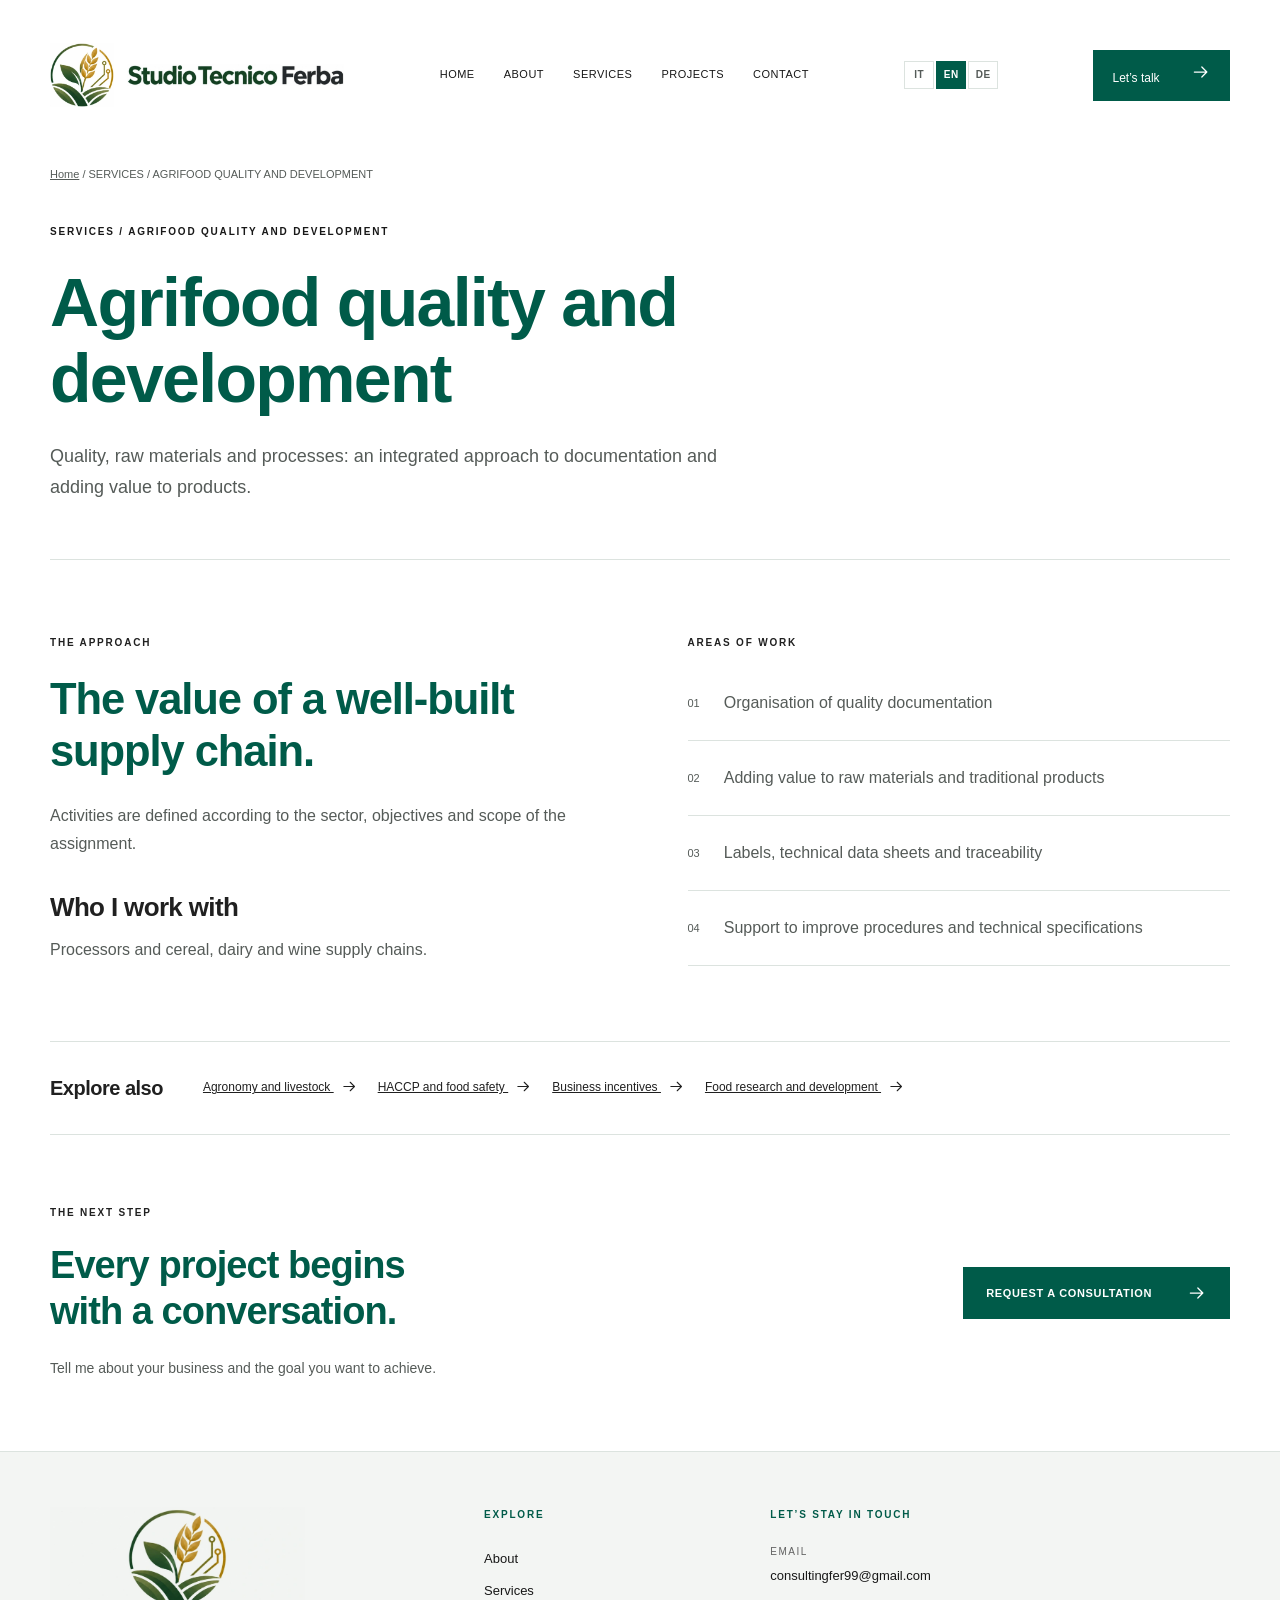
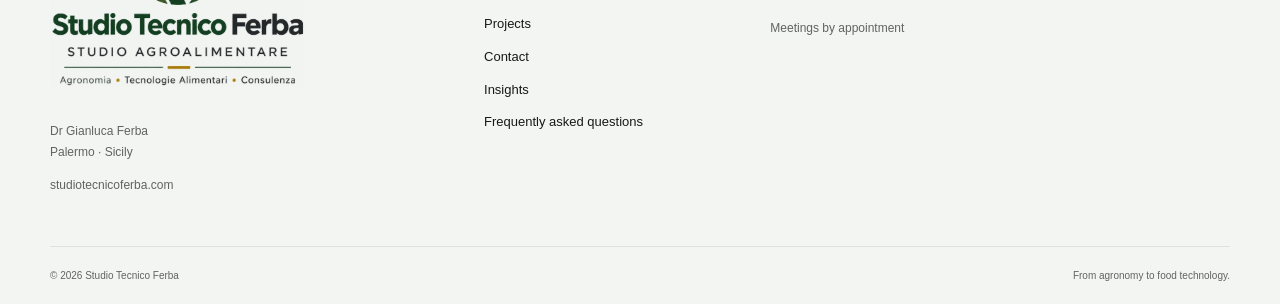
<file: servizi/qualita-sviluppo-agroalimentare/index.html>
<!doctype html><html lang="it"><head><meta charset="utf-8"><meta name="viewport" content="width=device-width,initial-scale=1"><title>Qualità e sviluppo agroalimentare | Studio Tecnico Ferba</title><meta name="description" content="Studio Tecnico Ferba a Palermo: dall’agronomia alle tecnologie alimentari. Consulenza tecnica, HACCP, qualità, finanza agevolata e sviluppo di prodotto con il Dott. Gianluca Ferba."><meta name="robots" content="index,follow"><meta name="theme-color" content="#005b49"><link rel="icon" href="../../media/ferba-icon.png" type="image/png"><link rel="stylesheet" href="../../style.css"><script defer src="../../language.js"></script></head><body><a class="skip" href="#contenuto">Vai al contenuto</a><header><div class="header wrap"><a class="brand official-header" href="../../" aria-label="Studio Tecnico Ferba — Home"><img class="brand-symbol" src="../../media/ferba-simbolo.webp" alt=""><img class="brand-name" src="../../media/ferba-nome.webp" alt="Studio Tecnico Ferba"></a><nav aria-label="Navigazione principale"><a href="../../">Home</a><a href="../../chi-sono/">Chi sono</a><a href="../">Servizi</a><a href="../../progetti/">Progetti</a><a href="../../contatti/">Contatti</a></nav><a class="header-cta" href="../../contatti/">Parliamone <span aria-hidden="true"><svg class="arrow-icon" viewBox="0 0 24 24" fill="none" stroke="currentColor" stroke-width="1.5" stroke-linecap="round" stroke-linejoin="round" aria-hidden="true" focusable="false"><path d="M4 12h15m-6-6 6 6-6 6"/></svg></span></a><details class="mobile"><summary>Menu</summary><nav aria-label="Navigazione mobile"><a href="../../">Home</a><a href="../../chi-sono/">Chi sono</a><a href="../">Servizi</a><a href="../../progetti/">Progetti</a><a href="../../contatti/">Contatti</a><a href="../../faq/">FAQ</a></nav></details></div></header><main id="contenuto"><section class="wrap intro"><div class="breadcrumb"><a href="../../">Home</a> / SERVIZI / QUALITÀ E SVILUPPO AGROALIMENTARE</div><span class="eyebrow">SERVIZI / QUALITÀ E SVILUPPO AGROALIMENTARE</span><h1>Qualità e sviluppo agroalimentare</h1><p>Qualità, materie prime e processi: una visione integrata per organizzare i documenti e valorizzare le produzioni.</p></section><section class="wrap detail section compact"><div><span class="eyebrow">IL PERCORSO</span><h2>Il valore di una filiera ben costruita.</h2><p>Le attività vengono definite in funzione del settore, degli obiettivi e del perimetro dell’incarico.</p><h3>A chi mi rivolgo</h3><p>Imprese di trasformazione, filiere cerealicole, lattiero-casearie e vitivinicole.</p></div><div class="scope"><span class="eyebrow">AMBITI DI CONFRONTO</span><div><span>01</span><p>Organizzazione della documentazione di qualità</p></div><div><span>02</span><p>Valorizzazione delle materie prime e delle produzioni tipiche</p></div><div><span>03</span><p>Etichette, schede tecniche e tracciabilità</p></div><div><span>04</span><p>Supporto al miglioramento delle procedure e dei disciplinari tecnici</p></div></div></section><section class="wrap related"><h3>Esplora anche</h3><a class="" href="../agronomia-zootecnia/">Agronomia e zootecnia <svg class="arrow-icon" viewBox="0 0 24 24" fill="none" stroke="currentColor" stroke-width="1.5" stroke-linecap="round" stroke-linejoin="round" aria-hidden="true" focusable="false"><path d="M4 12h15m-6-6 6 6-6 6"/></svg></a><a class="" href="../haccp-sicurezza-alimentare/">HACCP e sicurezza alimentare <svg class="arrow-icon" viewBox="0 0 24 24" fill="none" stroke="currentColor" stroke-width="1.5" stroke-linecap="round" stroke-linejoin="round" aria-hidden="true" focusable="false"><path d="M4 12h15m-6-6 6 6-6 6"/></svg></a><a class="" href="../finanza-agevolata/">Finanza agevolata <svg class="arrow-icon" viewBox="0 0 24 24" fill="none" stroke="currentColor" stroke-width="1.5" stroke-linecap="round" stroke-linejoin="round" aria-hidden="true" focusable="false"><path d="M4 12h15m-6-6 6 6-6 6"/></svg></a><a class="" href="../ricerca-sviluppo-prodotti-alimentari/">Ricerca e sviluppo alimentare <svg class="arrow-icon" viewBox="0 0 24 24" fill="none" stroke="currentColor" stroke-width="1.5" stroke-linecap="round" stroke-linejoin="round" aria-hidden="true" focusable="false"><path d="M4 12h15m-6-6 6 6-6 6"/></svg></a></section><section class="cta wrap"><div><span class="eyebrow">IL PROSSIMO PASSO</span><h2>Ogni progetto comincia<br>da un confronto.</h2><p>Raccontami la tua attività e l’obiettivo che vuoi raggiungere.</p></div><a class="button" href="../../contatti/">Richiedi una consulenza <span aria-hidden="true"><svg class="arrow-icon" viewBox="0 0 24 24" fill="none" stroke="currentColor" stroke-width="1.5" stroke-linecap="round" stroke-linejoin="round" aria-hidden="true" focusable="false"><path d="M4 12h15m-6-6 6 6-6 6"/></svg></span></a></section></main><footer><div class="wrap foot"><div><a class="brand official-footer" href="../../" aria-label="Studio Tecnico Ferba — Home"><img src="../../media/ferba-logo.webp" width="720" height="509" alt="Studio Tecnico Ferba, studio agroalimentare. Agronomia, tecnologie alimentari e consulenza." loading="lazy"></a><p>Dott. Gianluca Ferba<br>Palermo · Sicilia</p><p class="site-domain">studiotecnicoferba.com</p></div><div><span class="eyebrow">ESPLORA</span><a class="" href="../../chi-sono/">Chi sono</a><a class="" href="../">Servizi</a><a class="" href="../../progetti/">Progetti</a><a class="" href="../../contatti/">Contatti</a><a class="" href="../../approfondimenti/">Approfondimenti</a><a class="" href="../../faq/">Domande frequenti</a></div><div><span class="eyebrow">RESTIAMO IN CONTATTO</span><span class="contact-label">EMAIL</span><a class="" href="mailto:consultingfer99@gmail.com">consultingfer99@gmail.com</a><p>Ricevimento su appuntamento</p></div></div><div class="wrap foot-bottom">© 2026 Studio Tecnico Ferba<span>Dall’agronomia alle tecnologie alimentari.</span></div></footer></body></html>
</file>
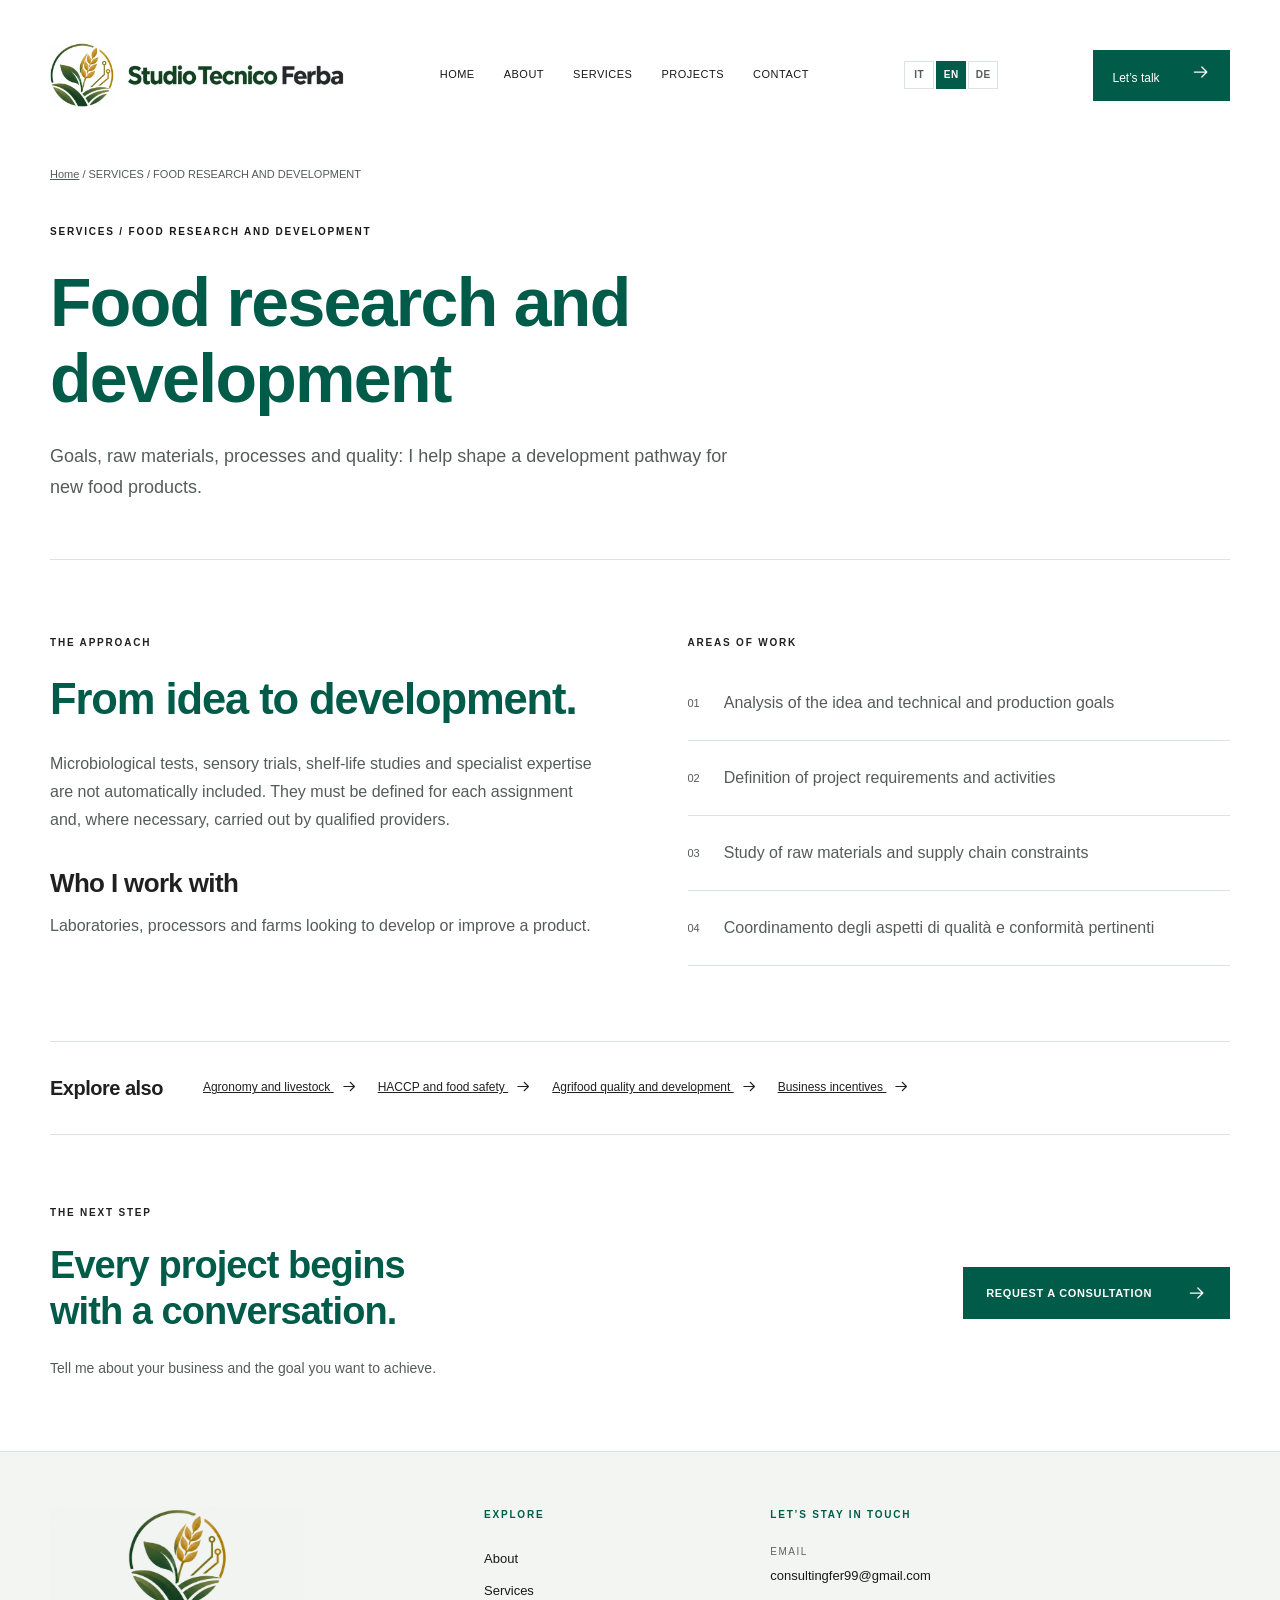
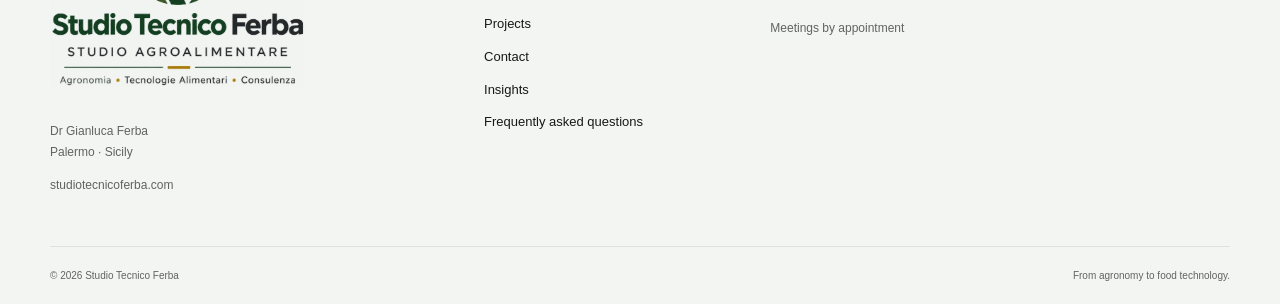
<file: servizi/ricerca-sviluppo-prodotti-alimentari/index.html>
<!doctype html><html lang="it"><head><meta charset="utf-8"><meta name="viewport" content="width=device-width,initial-scale=1"><title>Ricerca e sviluppo alimentare | Studio Tecnico Ferba</title><meta name="description" content="Studio Tecnico Ferba a Palermo: dall’agronomia alle tecnologie alimentari. Consulenza tecnica, HACCP, qualità, finanza agevolata e sviluppo di prodotto con il Dott. Gianluca Ferba."><meta name="robots" content="index,follow"><meta name="theme-color" content="#005b49"><link rel="icon" href="../../media/ferba-icon.png" type="image/png"><link rel="stylesheet" href="../../style.css"><script defer src="../../language.js"></script></head><body><a class="skip" href="#contenuto">Vai al contenuto</a><header><div class="header wrap"><a class="brand official-header" href="../../" aria-label="Studio Tecnico Ferba — Home"><img class="brand-symbol" src="../../media/ferba-simbolo.webp" alt=""><img class="brand-name" src="../../media/ferba-nome.webp" alt="Studio Tecnico Ferba"></a><nav aria-label="Navigazione principale"><a href="../../">Home</a><a href="../../chi-sono/">Chi sono</a><a href="../">Servizi</a><a href="../../progetti/">Progetti</a><a href="../../contatti/">Contatti</a></nav><a class="header-cta" href="../../contatti/">Parliamone <span aria-hidden="true"><svg class="arrow-icon" viewBox="0 0 24 24" fill="none" stroke="currentColor" stroke-width="1.5" stroke-linecap="round" stroke-linejoin="round" aria-hidden="true" focusable="false"><path d="M4 12h15m-6-6 6 6-6 6"/></svg></span></a><details class="mobile"><summary>Menu</summary><nav aria-label="Navigazione mobile"><a href="../../">Home</a><a href="../../chi-sono/">Chi sono</a><a href="../">Servizi</a><a href="../../progetti/">Progetti</a><a href="../../contatti/">Contatti</a><a href="../../faq/">FAQ</a></nav></details></div></header><main id="contenuto"><section class="wrap intro"><div class="breadcrumb"><a href="../../">Home</a> / SERVIZI / RICERCA E SVILUPPO ALIMENTARE</div><span class="eyebrow">SERVIZI / RICERCA E SVILUPPO ALIMENTARE</span><h1>Ricerca e sviluppo alimentare</h1><p>Obiettivi, materie prime, processo e qualità: accompagno la definizione di un percorso progettuale per nuovi prodotti alimentari.</p></section><section class="wrap detail section compact"><div><span class="eyebrow">IL PERCORSO</span><h2>Dall’idea, un percorso di sviluppo.</h2><p>Test microbiologici, prove sensoriali, shelf-life e competenze specialistiche non sono inclusi automaticamente: vanno definiti per il singolo incarico e, quando necessario, affidati a soggetti abilitati.</p><h3>A chi mi rivolgo</h3><p>Laboratori, trasformatori e aziende agricole che vogliono sviluppare o migliorare un prodotto.</p></div><div class="scope"><span class="eyebrow">AMBITI DI CONFRONTO</span><div><span>01</span><p>Analisi dell’idea e degli obiettivi tecnico-produttivi</p></div><div><span>02</span><p>Impostazione dei requisiti e delle attività progettuali</p></div><div><span>03</span><p>Studio delle materie prime e dei vincoli di filiera</p></div><div><span>04</span><p>Coordinamento degli aspetti di qualità e conformità pertinenti</p></div></div></section><section class="wrap related"><h3>Esplora anche</h3><a class="" href="../agronomia-zootecnia/">Agronomia e zootecnia <svg class="arrow-icon" viewBox="0 0 24 24" fill="none" stroke="currentColor" stroke-width="1.5" stroke-linecap="round" stroke-linejoin="round" aria-hidden="true" focusable="false"><path d="M4 12h15m-6-6 6 6-6 6"/></svg></a><a class="" href="../haccp-sicurezza-alimentare/">HACCP e sicurezza alimentare <svg class="arrow-icon" viewBox="0 0 24 24" fill="none" stroke="currentColor" stroke-width="1.5" stroke-linecap="round" stroke-linejoin="round" aria-hidden="true" focusable="false"><path d="M4 12h15m-6-6 6 6-6 6"/></svg></a><a class="" href="../qualita-sviluppo-agroalimentare/">Qualità e sviluppo agroalimentare <svg class="arrow-icon" viewBox="0 0 24 24" fill="none" stroke="currentColor" stroke-width="1.5" stroke-linecap="round" stroke-linejoin="round" aria-hidden="true" focusable="false"><path d="M4 12h15m-6-6 6 6-6 6"/></svg></a><a class="" href="../finanza-agevolata/">Finanza agevolata <svg class="arrow-icon" viewBox="0 0 24 24" fill="none" stroke="currentColor" stroke-width="1.5" stroke-linecap="round" stroke-linejoin="round" aria-hidden="true" focusable="false"><path d="M4 12h15m-6-6 6 6-6 6"/></svg></a></section><section class="cta wrap"><div><span class="eyebrow">IL PROSSIMO PASSO</span><h2>Ogni progetto comincia<br>da un confronto.</h2><p>Raccontami la tua attività e l’obiettivo che vuoi raggiungere.</p></div><a class="button" href="../../contatti/">Richiedi una consulenza <span aria-hidden="true"><svg class="arrow-icon" viewBox="0 0 24 24" fill="none" stroke="currentColor" stroke-width="1.5" stroke-linecap="round" stroke-linejoin="round" aria-hidden="true" focusable="false"><path d="M4 12h15m-6-6 6 6-6 6"/></svg></span></a></section></main><footer><div class="wrap foot"><div><a class="brand official-footer" href="../../" aria-label="Studio Tecnico Ferba — Home"><img src="../../media/ferba-logo.webp" width="720" height="509" alt="Studio Tecnico Ferba, studio agroalimentare. Agronomia, tecnologie alimentari e consulenza." loading="lazy"></a><p>Dott. Gianluca Ferba<br>Palermo · Sicilia</p><p class="site-domain">studiotecnicoferba.com</p></div><div><span class="eyebrow">ESPLORA</span><a class="" href="../../chi-sono/">Chi sono</a><a class="" href="../">Servizi</a><a class="" href="../../progetti/">Progetti</a><a class="" href="../../contatti/">Contatti</a><a class="" href="../../approfondimenti/">Approfondimenti</a><a class="" href="../../faq/">Domande frequenti</a></div><div><span class="eyebrow">RESTIAMO IN CONTATTO</span><span class="contact-label">EMAIL</span><a class="" href="mailto:consultingfer99@gmail.com">consultingfer99@gmail.com</a><p>Ricevimento su appuntamento</p></div></div><div class="wrap foot-bottom">© 2026 Studio Tecnico Ferba<span>Dall’agronomia alle tecnologie alimentari.</span></div></footer></body></html>
</file>
<file: style.css>
:root{--green:#181818;--ink:#181818;--paper:#ffffff;--gold:#181818;--line:#e4e4e4;--muted:#626262}*{box-sizing:border-box}body{margin:0;background:var(--paper);color:var(--ink);font-family:Arial,Helvetica,sans-serif;font-size:16px;line-height:1.65}a{color:inherit;text-decoration:none}a,summary{ -webkit-tap-highlight-color:transparent}a:focus-visible,summary:focus-visible{outline:3px solid var(--gold);outline-offset:6px}h1,h2,h3,p{margin:0}p{color:var(--muted)}p+p{margin-top:20px}h1,h2,h3{font-weight:500;line-height:1.12;letter-spacing:-.045em}h2{font-size:clamp(30px,3.5vw,46px)}h3{font-size:26px;letter-spacing:-.03em}.wrap{width:min(1180px,calc(100% - 96px));margin-inline:auto}.eyebrow{font-size:10px;font-weight:700;letter-spacing:.15em;display:block;line-height:1.6}.eyebrow+h2{margin-top:22px}header{border-bottom:1px solid var(--line)}.header{height:105px;display:flex;align-items:center;justify-content:space-between;gap:20px}.brand{font-size:29px;font-weight:600;letter-spacing:-1.2px;line-height:1.15;white-space:nowrap}.brand span{display:block;font-size:7px;letter-spacing:1.4px;margin-top:9px;font-weight:500}.header nav{display:flex;gap:25px;font-size:12px}.header nav a{padding:10px 0}.header nav a[aria-current]{border-bottom:1px solid var(--green)}.header-cta{font-size:12px;background:var(--green);color:white;padding:12px 21px}.header-cta span{margin-left:28px}.mobile{display:none}.hero{padding-top:60px}.dot{display:inline-block;width:6px;height:6px;background:var(--gold);border-radius:50%;margin-right:7px}.hero h1{font-size:clamp(90px,11.5vw,164px);letter-spacing:-.075em;line-height:.94;margin:35px 0 43px;color:var(--green);font-weight:500}.hero h1 em{font-family:Georgia,serif;font-weight:400;letter-spacing:-.065em}.hero-bottom{display:grid;grid-template-columns:1fr 1fr;gap:80px;align-items:start}.hero-bottom h2{font-size:27px;line-height:1.35;letter-spacing:-.025em}.hero-bottom p{font-size:15px;max-width:480px}.button{display:inline-flex;align-items:center;gap:35px;padding:16px 23px;background:var(--green);color:#fff;font-size:12px;font-weight:600;line-height:1.5}.button:hover,.header-cta:hover{background:#181818}.button span{font-size:18px}.hero-bottom .button{margin-top:25px}.text-link{display:inline-block;font-size:12px;font-weight:600;padding:12px 0;border-bottom:1px solid var(--line)}.hero-bottom .text-link{margin-left:24px}.hero-index{display:flex;gap:40px;border-top:1px solid var(--line);border-bottom:1px solid var(--line);padding:20px 0;margin-top:54px;font-size:9px;font-weight:600;letter-spacing:.13em}.index-end{margin-left:auto;color:var(--muted)}.section{padding-block:90px}.section-head{display:flex;justify-content:space-between;align-items:end;gap:60px;margin-bottom:40px}.section-head>p{max-width:300px;font-size:14px}.cards{display:grid;grid-template-columns:repeat(3,1fr);gap:18px}.service{border:1px solid var(--line);padding:30px;display:flex;flex-direction:column;min-height:340px;transition:background .2s,border-color .2s}.service:hover{background:#ffffff;border-color:var(--green)}.number{font-size:10px;letter-spacing:.12em;color:var(--muted)}.service h3{margin:30px 0 18px;max-width:240px}.service p{font-size:13px;line-height:1.8}.more{font-size:11px;margin-top:auto;padding-top:30px;display:flex;justify-content:space-between;align-items:center}.more b{font-size:23px;font-weight:400}.innovation{background:var(--green);color:var(--paper);padding:80px 0}.innovation p,.innovation .number{color:#dddddd}.innovation .eyebrow{color:#181818}.specialties{display:grid;grid-template-columns:1fr 1fr;gap:60px;margin-top:55px}.specialties>a{display:flex;gap:28px;border-top:1px solid #181818;padding-top:27px}.specialties h3{font-size:25px;line-height:1.25;margin-bottom:20px}.specialties h3 span{float:right;margin-left:20px}.specialties p{font-size:14px}.steps{display:grid;grid-template-columns:repeat(3,1fr);gap:45px}.steps>div{border-top:1px solid var(--line);padding-top:23px}.steps h3{margin:20px 0 15px}.steps p{font-size:14px}.profile{background:#ffffff;display:grid;grid-template-columns:1fr 1fr;gap:70px;padding:55px}.profile p{font-size:15px}.profile .text-link{margin-top:20px;border-color:#e4e4e4}.sectors{display:flex;flex-wrap:wrap;gap:12px}.sectors span{border:1px solid var(--line);border-radius:2px;padding:12px 20px;font-size:13px}.questions{display:grid;grid-template-columns:1fr 1.15fr;gap:80px;padding-top:0}.questions .text-link{margin-top:20px}.faq details{border-bottom:1px solid var(--line)}.faq summary{font-size:15px;cursor:pointer;list-style:none;padding:22px 0;display:flex;justify-content:space-between;gap:20px;line-height:1.5}.faq summary::-webkit-details-marker{display:none}.faq summary span{font-size:23px;font-weight:400}.faq details[open] summary span{transform:rotate(45deg)}.faq details p{padding:0 32px 22px 0;font-size:14px}.cta{border-top:1px solid var(--line);padding-block:70px;display:flex;justify-content:space-between;align-items:center;gap:40px}.cta p{margin-top:22px;font-size:14px}.cta .button{flex-shrink:0}footer{background:#181818;color:var(--paper);padding-top:55px}.foot{display:grid;grid-template-columns:1.4fr 1fr 1fr;gap:40px;padding-bottom:50px}.foot>div>a:not(.brand){display:block;font-size:13px;padding:5px 0}.foot .eyebrow{margin-bottom:20px;color:#dddddd}.foot p{font-size:12px;margin-top:25px;color:#dddddd}.foot-bottom{border-top:1px solid #181818;display:flex;justify-content:space-between;padding-block:20px;font-size:10px;color:#dddddd}.breadcrumb{font-size:11px;color:var(--muted);margin-bottom:40px}.breadcrumb a{text-decoration:underline}.intro{padding-top:30px;padding-bottom:65px;border-bottom:1px solid var(--line)}.intro h1{font-size:clamp(45px,6vw,80px);max-width:950px;color:var(--green);margin:24px 0}.intro>p{max-width:700px;font-size:18px}.compact{padding-top:60px}.detail{display:grid;grid-template-columns:1fr 1fr;gap:95px}.detail h2{margin-bottom:25px}.detail h3{margin-top:35px;margin-bottom:14px}.detail p{font-size:16px}.scope>div{display:flex;gap:24px;padding:23px 0;border-bottom:1px solid var(--line)}.scope>div span{font-size:11px;color:var(--muted);padding-top:5px}.scope>.eyebrow{margin-bottom:15px}.related{border-top:1px solid var(--line);padding-block:35px;display:flex;flex-wrap:wrap;gap:20px;align-items:center}.related h3{font-size:20px;margin-right:20px}.related a{font-size:12px;text-decoration:underline}.faq-page{max-width:850px;padding-block:55px 90px}.contact-grid{display:grid;grid-template-columns:1fr 1fr;gap:24px;margin-top:50px}.contact-card{background:var(--green);color:var(--paper);padding:38px}.contact-card:nth-child(2){background:#ffffff;color:var(--green)}.contact-card h2{font-size:27px;margin:35px 0 25px}.contact-card h2 span{float:right}.contact-card p{color:inherit;font-size:18px;overflow-wrap:anywhere}.editorial-note{padding:40px;background:#ffffff;max-width:800px}.editorial-note p{margin:25px 0}.skip{position:absolute;left:15px;top:-100px;background:white;padding:12px;z-index:10}.skip:focus{top:10px}@media(min-width:1500px){.hero{padding-top:80px}}@media(max-width:1050px){.header nav{gap:15px}.brand{font-size:25px}.brand span{font-size:6px}.header-cta{display:none}.hero-bottom{gap:35px}.hero-bottom .text-link{margin-left:0;display:table}.service{padding:24px}.wrap{width:calc(100% - 64px)}}@media(max-width:720px){.wrap{width:calc(100% - 40px)}.header{height:85px}.header>nav{display:none}.mobile{display:block;font-size:13px}.mobile summary{padding:12px;cursor:pointer}.mobile nav{position:absolute;top:76px;left:0;right:0;padding:25px;background:var(--paper);border-bottom:1px solid var(--line);z-index:5;flex-direction:column;gap:8px}.hero{padding-top:40px}.hero h1{font-size:clamp(76px,16vw,115px);margin:30px 0}.hero-bottom{grid-template-columns:1fr;gap:24px}.hero-bottom h2{font-size:24px}.hero-bottom p{font-size:15px}.hero-bottom .text-link{display:inline-block;margin-left:18px}.hero-index{gap:18px;font-size:8px;letter-spacing:.06em;margin-top:35px}.index-end{display:none}.section{padding-block:55px}.section-head{display:block;margin-bottom:30px}.section-head>p{margin-top:22px;max-width:100%}.cards,.specialties,.steps,.profile,.questions,.detail,.contact-grid{grid-template-columns:1fr}.cards{gap:15px}.service{min-height:285px;padding:25px}.service h3{max-width:none;margin-top:20px}.innovation{padding-block:55px}.specialties{gap:35px;margin-top:35px}.steps{gap:28px}.profile{gap:25px;padding:30px}.questions{gap:25px;padding-top:10px}.cta{padding-block:50px;display:block}.cta .button{margin-top:28px}.foot{grid-template-columns:1fr 1fr;gap:35px}.foot>div:first-child{grid-column:1/-1}.foot>div:last-child{overflow-wrap:anywhere}.intro h1{font-size:48px}.intro>p{font-size:16px}.intro{padding-bottom:40px}.breadcrumb{margin-bottom:28px;font-size:10px}.detail{gap:32px}.contact-card{padding:28px}.contact-card h2{font-size:24px}.contact-card p{font-size:16px}.related{padding-block:30px}.related h3{width:100%}.editorial-note{padding:28px}.faq-page{padding-block:30px 50px}}@media(prefers-reduced-motion:reduce){*{transition:none!important}}

/* Studio Tecnico Ferba — technical editorial identity */
.brand{font-size:26px;letter-spacing:-1px}.brand span{font-size:8px;letter-spacing:1.25px}.header nav{gap:22px}.hero{position:relative;background-image:linear-gradient(to right,rgba(0,0,0,.025) 1px,transparent 1px);background-size:calc(100% / 12) 100%}.hero h1{font-size:clamp(65px,7.8vw,104px);line-height:1.02;letter-spacing:-.06em;margin:32px 0 38px;font-weight:500}.hero h1 em{font-family:inherit;font-style:normal;font-weight:400;letter-spacing:inherit;color:#626262}.hero-bottom{padding-top:25px;border-top:1px solid var(--line)}.hero-bottom h2{font-size:25px}.hero-index{gap:28px;background:var(--paper)}.service{background:#fff;border-top:2px solid #181818}.service .number{font-family:monospace;color:#626262}.number{font-family:monospace}.dot{border-radius:0;background:#181818}.foot{grid-template-columns:1.2fr .75fr 1.4fr}.foot>div{min-width:0}.foot>div>a:not(.brand){overflow-wrap:anywhere}.foot .site-domain{margin-top:12px}.contact-label{display:block;font-size:10px;letter-spacing:.15em;color:#dddddd;margin-top:12px}.foot-bottom span{margin-left:20px;text-align:right}.contact-card p{font-size:17px;overflow-wrap:anywhere}.contact-card .eyebrow{letter-spacing:.1em}.intro h1{font-weight:500}.intro{background-image:linear-gradient(to right,rgba(0,0,0,.02) 1px,transparent 1px);background-size:calc(100% / 12) 100%}
@media(max-width:1050px){.brand{font-size:24px}.brand span{font-size:7px}.hero-index{gap:20px;letter-spacing:.06em}.hero-index .index-end{display:none}.foot{grid-template-columns:1fr 1fr}.foot>div:last-child{grid-column:1/-1}}
@media(max-width:720px){.brand{font-size:22px}.brand span{font-size:6.5px;letter-spacing:1px}.hero h1{font-size:clamp(38px,8.7vw,62px);line-height:1.08;letter-spacing:-.055em}.hero-bottom{padding-top:23px}.hero-bottom h2{font-size:23px}.hero-index{display:grid;grid-template-columns:1fr;gap:9px;font-size:9px;padding-block:17px}.hero-bottom .text-link{margin-left:0;display:table}.foot{grid-template-columns:1fr}.foot>div:first-child,.foot>div:last-child{grid-column:auto}.foot-bottom{gap:16px;font-size:9px}.foot-bottom span{max-width:155px}.contact-card p{font-size:16px}.hero{padding-top:32px}}

.contact-grid{grid-template-columns:1fr}.contact-grid .contact-card{max-width:760px;width:100%}

/* Service pictograms and geometric card framing */
.card-top{display:flex;align-items:flex-start;justify-content:space-between;gap:18px;position:relative;z-index:1}.card-top .number{font-size:9px;margin-top:8px;letter-spacing:.09em}.card-icon{display:inline-flex;align-items:center;justify-content:center;width:76px;height:76px;flex:0 0 76px;background:#ffffff;border:1px solid #e4e4e4;color:#181818;border-radius:18px 4px 18px 4px}.card-icon svg{width:44px;height:44px;display:block}.service{position:relative;overflow:hidden;min-height:390px}.service::before{content:"";position:absolute;width:145px;height:145px;border:1px solid #e4e4e4;border-radius:50%;top:-76px;right:-50px;pointer-events:none}.service::after{content:"";position:absolute;width:109px;height:109px;border:1px solid #ffffff;border-radius:50%;top:-58px;right:-32px;pointer-events:none}.service h3{margin-top:28px}.service:hover .card-icon{background:#ffffff;border-color:#e4e4e4}.specialties>a{position:relative;gap:24px}.specialty-symbol{display:flex;flex-direction:column;gap:16px;align-items:center}.specialties .card-icon{background:#181818;border-color:#181818;color:#dddddd}.specialties h3{margin-top:5px}.specialties .number{font-size:11px;color:#dddddd}.contact-card{position:relative;overflow:hidden}.contact-card>.card-icon{float:right;margin-left:20px;margin-bottom:16px;background:#181818;border-color:#181818;color:#dddddd}.contact-card .eyebrow{padding-top:10px}.contact-card h2{clear:both;padding-top:10px}.contact-card::after{content:"";position:absolute;width:220px;height:220px;border:1px solid #181818;border-radius:50%;right:-123px;bottom:-140px;pointer-events:none}
@media(max-width:720px){.service{min-height:340px}.card-icon{width:64px;height:64px;flex-basis:64px;border-radius:15px 4px 15px 4px}.card-icon svg{width:38px;height:38px}.specialties>a{gap:18px}.specialties h3{font-size:23px}.card-top .number{margin-top:6px}.contact-card>.card-icon{width:56px;height:56px;flex-basis:56px;margin-left:12px}.contact-card .eyebrow{font-size:9px;letter-spacing:.06em}}

/* Monochrome identity: white surfaces, restrained black details */
:root{--green:#181818;--ink:#181818;--paper:#ffffff;--gold:#181818;--line:#e4e4e4;--muted:#626262}
body,header,.hero,.intro,.profile,.editorial-note,.innovation,footer{background:#fff;color:#181818}.hero,.intro{background-image:none}.hero h1,.hero h1 em{color:#181818}.innovation{border-block:1px solid var(--line)}.innovation p,.innovation .number{color:var(--muted)}.innovation .eyebrow{color:#181818}.specialties>a{border-color:var(--line)}.specialties .card-icon,.card-icon,.contact-card>.card-icon{background:#fff;color:#181818;border-color:#d5d5d5}.specialties .number{color:var(--muted)}.service{border:1px solid #dedede;border-top:2px solid #181818}.service:hover{background:#fafafa;border-color:#bcbcbc}.service:hover .card-icon{background:#f6f6f6;border-color:#181818}.service .number{color:#626262}.service::before,.service::after{border-color:#ededed}.profile{border:1px solid var(--line)}.profile .text-link{border-color:var(--line)}.contact-card,.contact-card:nth-child(2){background:#fff;color:#181818;border:1px solid #dedede}.contact-card::after{border-color:#e8e8e8}.contact-card:hover{border-color:#181818}.foot .eyebrow,.foot p,.contact-label,.foot-bottom{color:#626262}.foot-bottom{border-color:var(--line)}footer{border-top:1px solid var(--line)}.button,.header-cta{background:#181818;color:#fff}.button:hover,.header-cta:hover{background:#363636}.dot{background:#181818}.editorial-note{border:1px solid var(--line)}

/* Forest-green accents on a clean white professional layout */
:root{--green:#234a3b;--ink:#202823;--gold:#234a3b;--muted:#5d6660;--line:#dfe5e0}
.brand,.hero h1,.hero h1 em,.intro h1,.section h2,.profile h2,.cta h2,.innovation h2{color:var(--green)}
.button,.header-cta{background:var(--green);color:#fff}.button:hover,.header-cta:hover{background:#17382b}
.dot{background:var(--green)}.header nav a[aria-current]{border-color:var(--green)}
.card-icon,.specialties .card-icon,.contact-card>.card-icon{color:var(--green);background:#f3f7f4;border-color:#d6e1d8}
.service{border-top-color:var(--green)}.service:hover{background:#fbfdfb;border-color:#91aa99}.service:hover .card-icon{background:#e9f1eb;border-color:#91aa99}
.service h3,.specialties h3,.contact-card h2,.more,.text-link{color:var(--green)}
.service::before,.service::after,.contact-card::after{border-color:#e5ece6}
.innovation{background:#f5f8f5}.innovation .eyebrow{color:var(--green)}.specialties>a{border-color:#d5e0d7}
.profile{border-left:3px solid var(--green)}.contact-card:hover{border-color:var(--green)}
footer{border-top:2px solid var(--green)}.foot .eyebrow{color:var(--green)}

/* Institutional composition inspired by the selected reference */
:root{--green:#005b49;--ink:#202020;--muted:#555b58;--line:#dce3df}
body{font-family:"Trebuchet MS",Arial,sans-serif;color:var(--ink);background:#fff;line-height:1.75}h1,h2,h3{letter-spacing:-.025em;font-weight:600}h2{font-size:clamp(32px,3.4vw,46px);line-height:1.2}p{color:var(--muted)}header{border:0;background:#fff}.header{height:150px}.brand{font-size:29px;font-weight:700;letter-spacing:-.9px}.brand span{font-family:Arial,sans-serif;font-size:8px;letter-spacing:1.6px}.header nav{gap:29px;text-transform:uppercase;font-size:11px;letter-spacing:.045em}.header-cta{padding:12px 19px}.button{background:var(--green);text-transform:uppercase;letter-spacing:.06em;font-size:11px;padding:16px 23px}.button:hover,.header-cta:hover{background:#003e32}.eyebrow{font-size:10px;letter-spacing:.18em}.hero-studio{width:calc(100% - 60px);max-width:1440px;margin:0 auto;display:grid;grid-template-columns:1fr 1fr;min-height:610px}.hero-message{background:var(--green);color:#fff;text-align:center;padding:75px 35px;display:flex;flex-direction:column;align-items:center;justify-content:center}.hero-message h1{font-size:clamp(40px,4.2vw,62px);line-height:1.13;letter-spacing:-.035em;color:#fff;margin:18px 0 0}.hero-message .eyebrow{color:#dbece7;font-size:11px;font-weight:400}.rule-mark{display:block;width:48px;height:8px;border-top:1px solid currentColor;border-bottom:1px solid currentColor;position:relative;margin:28px auto;color:var(--green)}.rule-mark::after{content:"";position:absolute;width:26px;height:1px;background:currentColor;bottom:-5px;left:11px}.hero-message .rule-mark{color:#b9d9ce}.hero-message p{color:#fff;font-size:18px;line-height:1.8}.hero-message .button{background:#fff;color:var(--green);margin-top:30px}.hero-message .button:hover{background:#edf5f1}.hero-competence{background:#f2f5f2;position:relative;display:flex;flex-direction:column;align-items:center;justify-content:center;text-align:center;padding:64px 36px;overflow:hidden}.hero-caption{position:absolute;top:27px;left:30px;right:30px;display:flex;justify-content:space-between;gap:20px;font-size:9px;letter-spacing:.12em;color:#446359}.competence-title{font-size:31px;line-height:1.3;color:var(--green);font-weight:600;letter-spacing:-.02em}.competence-diagram{display:flex;align-items:flex-start;width:100%;max-width:440px;margin:42px 0 30px}.competence-unit{flex:0 0 29%;min-width:0;display:flex;align-items:center;flex-direction:column}.competence-unit .card-icon{width:96px;height:96px;flex-basis:96px;border-radius:50%;background:#fff;border:1px solid #b7cec0;color:var(--green)}.competence-unit .card-icon svg{width:49px;height:49px}.diagram-link{height:1px;flex:1;background:#a6c1b2;position:relative;margin-top:48px}.diagram-link::after{content:"";width:5px;height:5px;background:var(--green);position:absolute;top:-2px;left:calc(50% - 2px);border-radius:50%}.diagram-label{font-family:Arial,sans-serif;font-size:9px;letter-spacing:.1em;line-height:1.6;font-weight:600;color:var(--green);margin-top:18px}.hero-note{font-size:14px;line-height:1.85}.hero-competence>.text-link{margin-top:18px}.studio-intro{padding:80px 0 65px;max-width:920px;text-align:center}.studio-intro h2{color:var(--green);margin-top:13px}.studio-intro p{text-align:left;font-size:16px;line-height:1.9}.studio-intro .text-link{margin-top:18px}.section-head{display:block;text-align:center;margin-bottom:45px}.section-head>p{max-width:720px;margin:22px auto 0;font-size:16px}.section-head h2:after{content:"";display:block;width:42px;border-top:1px solid var(--green);margin:23px auto 0}.section{padding-block:75px}.cards{gap:22px}.service{border:1px solid #dce3df;border-top:3px solid var(--green);padding:30px;background:#fff}.service h3{font-size:26px;font-weight:500}.service p{font-size:14px}.card-icon{background:#f4f7f4;color:var(--green);border-color:#d3e0d7}.card-top .number{font-family:Arial,sans-serif;letter-spacing:.08em}.innovation{background:var(--green);color:#fff;border:0;padding:75px 0}.innovation h2,.innovation h3,.innovation .eyebrow{color:#fff}.innovation p,.innovation .number{color:#d9e8e2}.innovation .section-head h2:after{border-color:#b3cfc2}.specialties>a{border-color:#7ba594}.specialties .card-icon{background:transparent;color:#fff;border-color:#7ba594}.steps h3{color:var(--green)}.steps>div{border-top:2px solid #ceddd4}.profile{background:#f4f6f4;border:0;border-left:4px solid var(--green)}.profile h2{font-size:36px}.sectors{justify-content:center}.sectors span{background:#fff;border-color:#d8e1db}.questions h2{font-size:36px}.cta{padding-block:70px}.cta h2{font-size:38px}footer{background:#f3f5f3;border-top:1px solid #dce3df}.intro{padding-top:15px;padding-bottom:55px}.intro h1{font-size:clamp(42px,5.4vw,68px);font-weight:600}.contact-card{border-top:3px solid var(--green)}
@media(max-width:1050px){.header{height:125px}.header nav{gap:19px}.brand{font-size:25px}.hero-studio{width:calc(100% - 40px);min-height:560px}.hero-message{padding:55px 22px}.hero-message h1{font-size:43px}.hero-competence{padding:65px 22px 40px}.competence-title{font-size:27px}.competence-unit .card-icon{width:76px;height:76px;flex-basis:76px}.competence-unit .card-icon svg{width:40px;height:40px}.diagram-link{margin-top:38px}.hero-caption{font-size:8px;left:20px;right:20px}.studio-intro{width:calc(100% - 80px)}}
@media(max-width:720px){.header{height:100px}.brand{font-size:23px}.brand span{font-size:7px;letter-spacing:1.1px}.mobile nav{top:90px}.hero-studio{width:calc(100% - 28px);grid-template-columns:1fr}.hero-message{padding:53px 20px}.hero-message h1{font-size:clamp(34px,8.4vw,49px)}.hero-message p{font-size:16px}.hero-message .eyebrow{font-size:10px}.hero-competence{padding:75px 22px 40px}.competence-title{font-size:27px}.competence-diagram{max-width:360px;margin:30px 0 25px}.competence-unit .card-icon{width:72px;height:72px;flex-basis:72px}.diagram-link{margin-top:36px}.diagram-label{font-size:8px}.hero-caption{font-size:8px}.studio-intro{width:calc(100% - 40px);padding:55px 0 35px}.studio-intro p{font-size:15px}.section{padding-block:50px}.section-head{margin-bottom:30px}.section-head>p{font-size:15px}.innovation{padding-block:55px}.service{min-height:350px;padding:25px}.profile{padding:30px;gap:25px}.profile h2,.questions h2,.cta h2{font-size:30px}.questions{padding-top:25px}.specialties h3{font-size:23px}.intro h1{font-size:42px}.cta{padding-block:50px}}

/* Shared professional SVG action arrows: no emoji or font glyphs. */
.arrow-icon{display:inline-block;width:20px;height:20px;min-width:20px;vertical-align:-4px;flex-shrink:0;overflow:visible}
.button>span,.header-cta>span,.more>b,.specialties h3>span,.contact-card h2>span{display:inline-flex;align-items:center;line-height:1}
.text-link .arrow-icon,.related a .arrow-icon{width:17px;height:17px;min-width:17px;margin-left:7px;vertical-align:-4px}

/* Homepage: preserve the complete illustrated plate at every viewport. */
.hero-studio{grid-template-columns:minmax(0,44fr) minmax(0,56fr);min-height:0;align-items:stretch}
.hero-message{padding:clamp(34px,4vw,62px) 20px}.hero-message h1{font-size:clamp(36px,4vw,60px)}
.ambiti-figure{margin:0;min-width:0;background:#f6f8f5;display:flex;flex-direction:column;justify-content:center}
.ambiti-head,.ambiti-figure figcaption{padding:17px clamp(16px,2.2vw,34px);background:#f6f8f5;color:#174c3d}
.ambiti-head{display:flex;align-items:center;justify-content:space-between;gap:12px}.ambiti-head>span:last-child{font-size:9px;letter-spacing:.1em}
.ambiti-figure img{display:block;width:100%;height:auto;aspect-ratio:3/2}
.ambiti-figure summary{display:flex;align-items:center;justify-content:space-between;gap:12px;cursor:pointer;list-style:none;font-size:14px;font-weight:600;min-height:44px}.ambiti-figure summary::-webkit-details-marker{display:none}.ambiti-figure summary::after{content:"";height:8px;width:8px;border:solid currentColor;border-width:0 1.5px 1.5px 0;transform:rotate(45deg);margin-right:4px}.ambiti-figure details[open] summary::after{transform:rotate(225deg)}
.ambiti-figure ul{padding:12px 0 0 20px;border-top:1px solid #d5dfd8;margin:8px 0 0;columns:2;column-gap:32px;font-size:15px;color:#223c31}.ambiti-figure li{break-inside:avoid;padding:3px 0}.ambiti-figure figcaption{padding-block:6px}
@media(max-width:760px){.hero-studio{grid-template-columns:1fr}.hero-message{padding:40px 18px}.hero-message h1{font-size:clamp(35px,8.2vw,49px)}.hero-message .rule-mark{margin-block:19px}.hero-message .button{margin-top:20px}.ambiti-head{padding:15px}.ambiti-head .eyebrow{font-size:9px}.ambiti-head>span:last-child{font-size:8px}.ambiti-figure ul{columns:1}.ambiti-figure figcaption{padding:5px 16px 10px}}

/* Il simbolo e il logotipo ufficiali, in disposizione orizzontale per la navigazione. */
.header .official-header{display:inline-flex;align-items:center;gap:clamp(8px,1vw,16px);min-width:0;max-width:100%}
.official-header img{display:block;object-fit:contain;mix-blend-mode:multiply}
.official-header .brand-symbol{width:clamp(43px,5vw,65px);height:auto}
.official-header .brand-name{width:clamp(145px,17vw,225px);height:auto}
.official-footer{display:inline-block;width:min(255px,100%);mix-blend-mode:multiply}
.official-footer img{display:block;width:100%;height:auto}
@media(max-width:720px){.header .official-header{gap:9px}.official-header .brand-name{width:clamp(134px,39vw,185px)}.official-footer{width:min(235px,100%)}}
.mobile summary{white-space:nowrap}.header .mobile{flex-shrink:0}

/* Informativa del progetto cofinanziato da pubblicare nella pagina Progetti. */
.funded-project{padding-block:58px 72px;border-top:1px solid var(--line)}
.funded-project>h2{max-width:900px;margin-top:18px}
.institutional-logos{margin:34px 0 22px;padding:20px;border:1px solid var(--line);background:#fff}
.institutional-logos img{display:block;width:100%;max-width:1080px;height:auto;margin-inline:auto}
.eu-cofinancing{margin-top:0;color:var(--green);font-size:clamp(19px,2vw,24px);font-weight:700;line-height:1.3}
.program-name{margin-top:8px;font-size:14px}
.project-overview{display:grid;grid-template-columns:1fr 1fr;gap:52px;margin-top:42px;padding-top:28px;border-top:1px solid var(--line)}
.project-overview h3{margin-bottom:15px;font-size:22px}
.project-overview p{font-size:15px}
.project-data{display:flex;flex-wrap:wrap;gap:38px;margin:32px 0 0;padding-top:22px;border-top:1px solid var(--line)}
.project-data>div{min-width:220px}
.project-data dt{font-size:10px;font-weight:700;letter-spacing:.15em;text-transform:uppercase}
.project-data dd{margin:8px 0 0;font-size:14px;color:var(--muted)}
@media(max-width:720px){.funded-project{padding-block:38px 50px}.institutional-logos{margin:25px 0 18px;padding:12px}.project-overview{grid-template-columns:1fr;gap:25px;margin-top:32px;padding-top:24px}.project-data{gap:20px;margin-top:24px;padding-top:20px}.project-data>div{min-width:100%}}
/* Loghi in griglia per mantenere leggibili le identità istituzionali sui dispositivi mobili. */
.institutional-logos{display:grid;grid-template-columns:.95fr 1.9fr 1.75fr 1.05fr 1fr;align-items:center;gap:18px}
.institutional-logo{display:flex;align-items:center;justify-content:center;min-width:0}
.institutional-logo+.institutional-logo{padding-left:16px;border-left:1px solid var(--line)}
.institutional-logo img{display:block;width:100%;height:96px;object-fit:contain}
@media(max-width:720px){.institutional-logos{grid-template-columns:repeat(2,minmax(0,1fr));gap:16px 20px;padding:16px}.institutional-logo+.institutional-logo{padding-left:0;border-left:0}.institutional-logo img{height:100px}.institutional-logo:nth-child(5){grid-column:1/-1}.institutional-logo:nth-child(5) img{width:50%}}

/* Language selector shared by every page. */
.language-switcher{display:flex;align-items:center;gap:2px;flex-shrink:0}
.language-switcher button{min-width:30px;padding:8px 6px;border:1px solid var(--line);background:var(--paper);color:var(--muted);font:700 10px/1 Arial,Helvetica,sans-serif;letter-spacing:.05em;cursor:pointer}
.language-switcher button:hover,.language-switcher button:focus-visible{border-color:var(--green);color:var(--green)}
.language-switcher button.is-active{border-color:var(--green);background:var(--green);color:#fff}
.language-switcher button:focus-visible{outline:3px solid var(--gold);outline-offset:3px}
@media(max-width:1050px){.header{gap:12px}}
@media(max-width:720px){.header{gap:6px}.header .official-header{gap:5px}.official-header .brand-symbol{width:35px}.official-header .brand-name{width:clamp(100px,33vw,132px)}.language-switcher{gap:0}.language-switcher button{min-width:25px;padding:7px 4px;font-size:9px}.mobile summary{padding:8px 4px}}
@media(max-width:360px){.wrap{width:calc(100% - 28px)}.official-header .brand-symbol{width:33px}.official-header .brand-name{width:98px}.mobile summary{padding:6px 2px;font-size:11px}}
</file>
